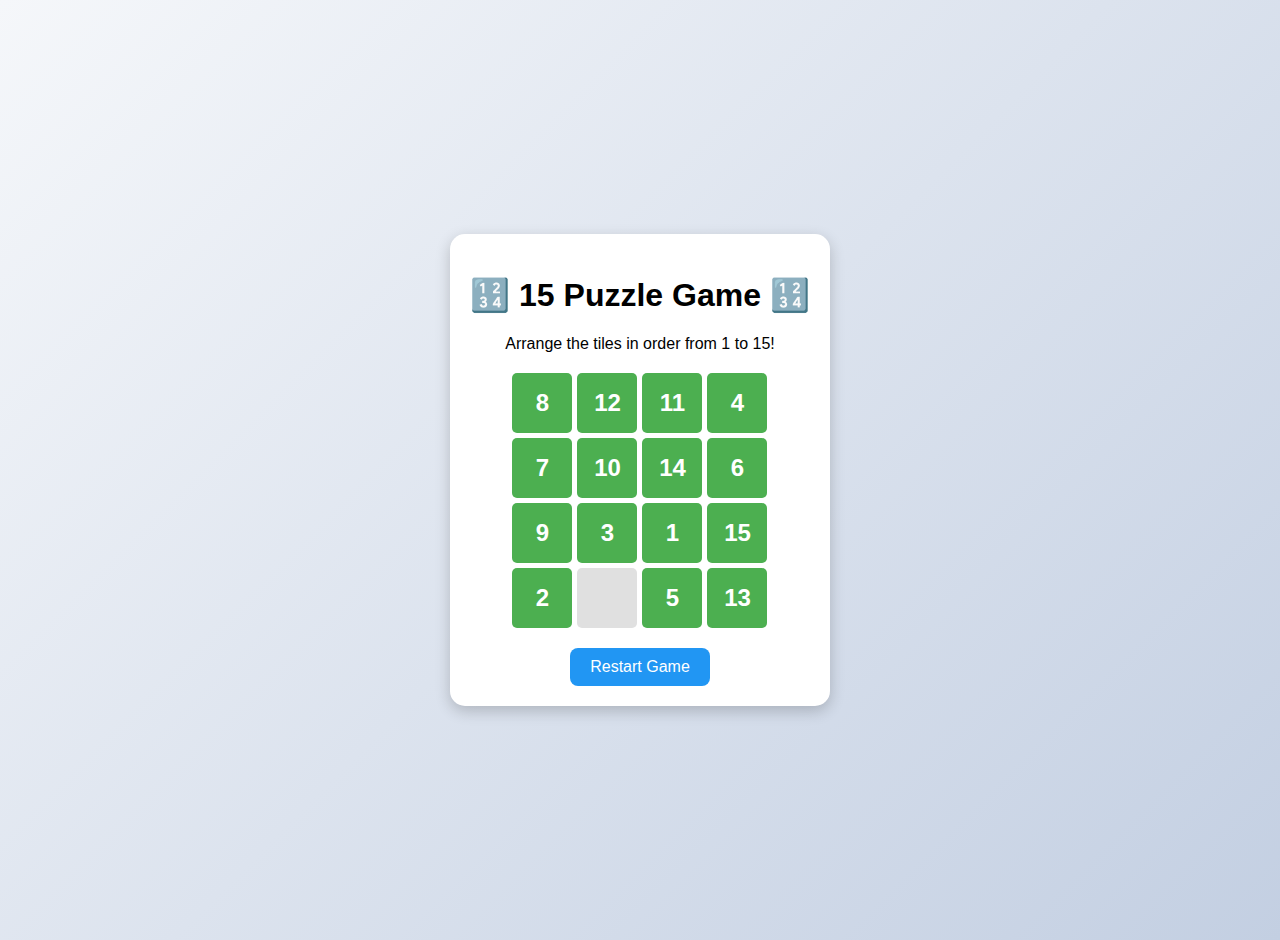
<file: projects/15 Sliding Puzzle/index.html>
<!DOCTYPE html>
<html lang="en">
<head>
  <meta charset="UTF-8">
  <meta name="viewport" content="width=device-width, initial-scale=1.0">
  <title>15 Puzzle Game</title>
  <link rel="stylesheet" href="style.css">
</head>
<body>
  <div class="container">
    <h1>🔢 15 Puzzle Game 🔢</h1>
    <p>Arrange the tiles in order from 1 to 15!</p>
    <div id="puzzle" class="puzzle"></div>
    <h2 id="message"></h2>
    <button id="restart">Restart Game</button>
  </div>

  <script src="script.js"></script>
</body>
</html>
</file>
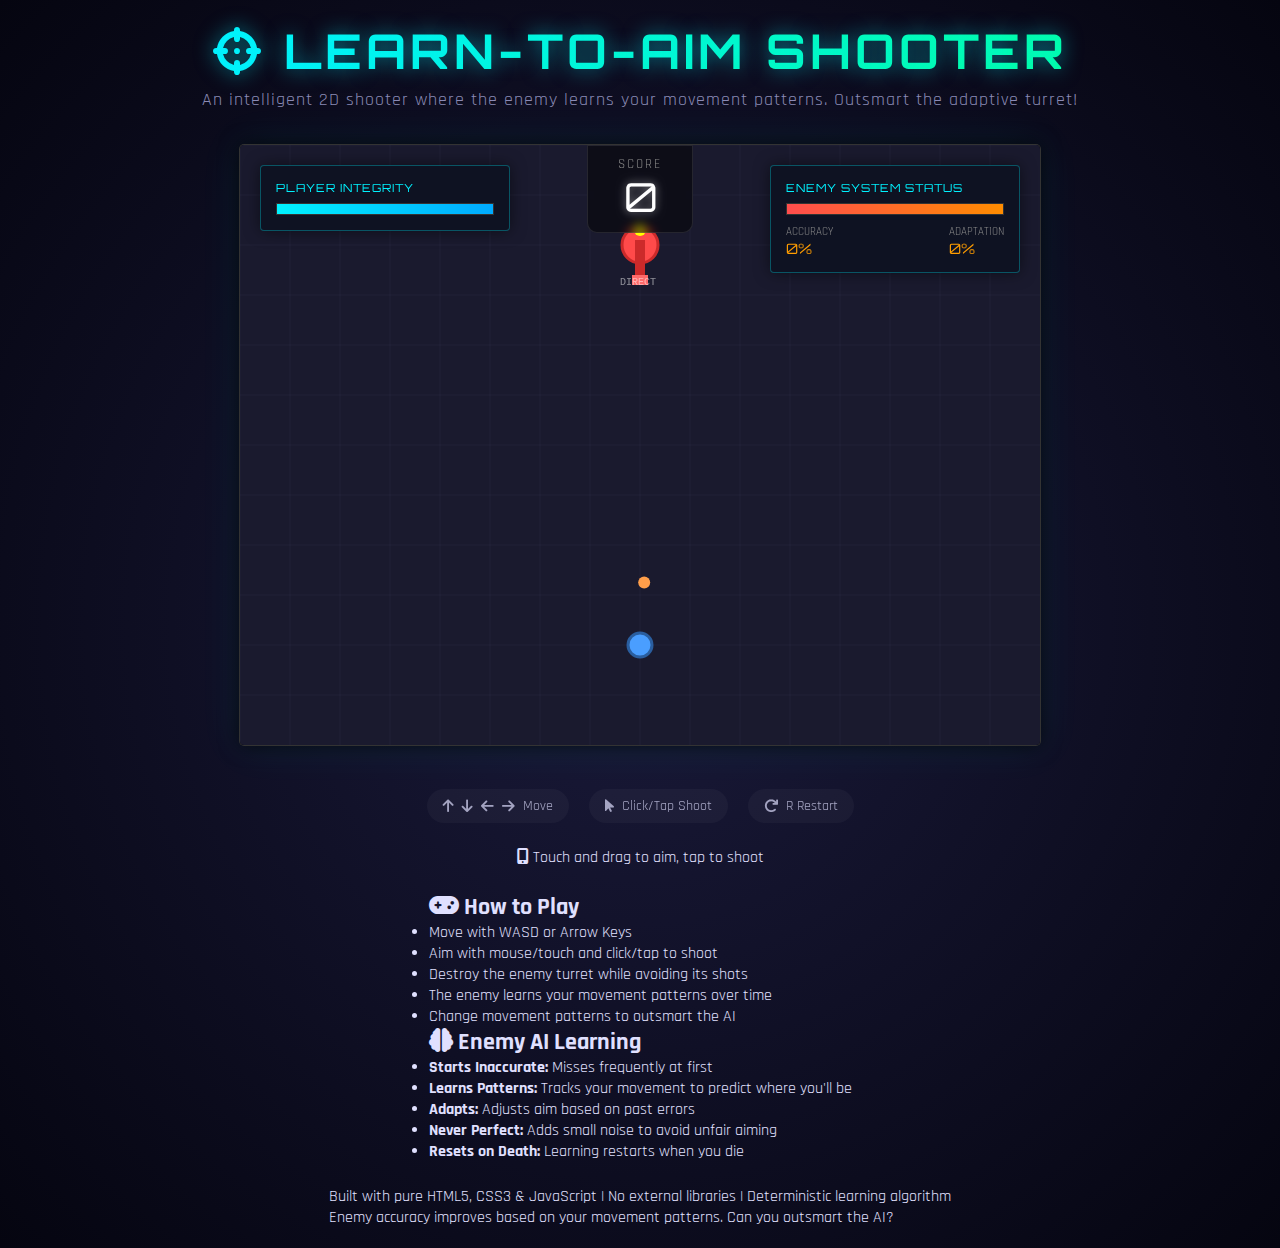
<file: projects/2dshooter/index.html>
<!DOCTYPE html>
<html lang="en">

<head>
    <meta charset="UTF-8">
    <meta name="viewport" content="width=device-width, initial-scale=1.0">
    <title>Learn-to-Aim Shooter | Intelligent 2D Shooter</title>
    <link rel="stylesheet" href="style.css">
    <link rel="stylesheet" href="https://cdnjs.cloudflare.com/ajax/libs/font-awesome/6.4.0/css/all.min.css">
</head>

<body>
    <div class="game-container">
        <header>
            <h1><i class="fas fa-crosshairs"></i> Learn-to-Aim Shooter</h1>
            <p class="subtitle">An intelligent 2D shooter where the enemy learns your movement patterns. Outsmart the
                adaptive turret!</p>
        </header>

        <div class="game-wrapper">
            <canvas id="gameCanvas"></canvas>

            <!-- NEW HUD OVERLAY -->
            <div id="ui-layer">
                <div class="hud-top-bar">
                    <div class="hud-group" id="player-stats">
                        <div class="hud-label">PLAYER INTEGRITY</div>
                        <div class="health-bar-container">
                            <div id="player-health-fill" class="health-fill" style="width: 100%;"></div>
                        </div>
                    </div>

                    <div class="hud-center">
                        <div class="score-display">
                            <span class="score-label">SCORE</span>
                            <span id="score-value">0</span>
                        </div>
                    </div>

                    <div class="hud-group" id="enemy-stats">
                        <div class="hud-label">ENEMY SYSTEM STATUS</div>
                        <div class="health-bar-container enemy-health">
                            <div id="enemy-health-fill" class="health-fill" style="width: 100%;"></div>
                        </div>
                        <div class="enemy-metrics">
                            <div class="metric">
                                <span>ACCURACY</span>
                                <span id="enemy-accuracy" class="metric-val">0%</span>
                            </div>
                            <div class="metric">
                                <span>ADAPTATION</span>
                                <span id="enemy-learning" class="metric-val">0%</span>
                            </div>
                        </div>
                    </div>
                </div>

                <div id="game-over-screen" class="hidden">
                    <h2 class="glitch-text">SYSTEM FAILURE</h2>
                    <div class="final-score">FINAL SCORE: <span id="final-score-val">0</span></div>
                    <button id="restart-btn" class="cyber-btn">REBOOT SYSTEM (R)</button>
                </div>
            </div>
        </div>

        <div class="controls">
            <div class="control-item"><i class="fas fa-arrow-up"></i> <i class="fas fa-arrow-down"></i> <i
                    class="fas fa-arrow-left"></i> <i class="fas fa-arrow-right"></i> Move</div>
            <div class="control-item"><i class="fas fa-mouse-pointer"></i> Click/Tap Shoot</div>
            <div class="control-item"><i class="fas fa-redo"></i> R Restart</div>
        </div>

        <div class="mobile-note">
            <i class="fas fa-mobile-alt"></i> Touch and drag to aim, tap to shoot
        </div>

        <div class="game-info">
            <div class="info-panel how-to-play">
                <h2><i class="fas fa-gamepad"></i> How to Play</h2>
                <ul>
                    <li>Move with WASD or Arrow Keys</li>
                    <li>Aim with mouse/touch and click/tap to shoot</li>
                    <li>Destroy the enemy turret while avoiding its shots</li>
                    <li>The enemy learns your movement patterns over time</li>
                    <li>Change movement patterns to outsmart the AI</li>
                </ul>
            </div>

            <div class="info-panel learning-explanation">
                <h2><i class="fas fa-brain"></i> Enemy AI Learning</h2>
                <ul>
                    <li><strong>Starts Inaccurate:</strong> Misses frequently at first</li>
                    <li><strong>Learns Patterns:</strong> Tracks your movement to predict where you'll be</li>
                    <li><strong>Adapts:</strong> Adjusts aim based on past errors</li>
                    <li><strong>Never Perfect:</strong> Adds small noise to avoid unfair aiming</li>
                    <li><strong>Resets on Death:</strong> Learning restarts when you die</li>
                </ul>
            </div>
        </div>

        <footer>
            <p>Built with pure HTML5, CSS3 & JavaScript | No external libraries | Deterministic learning algorithm</p>
            <p>Enemy accuracy improves based on your movement patterns. Can you outsmart the AI?</p>
        </footer>
    </div>

    <!-- JavaScript Files -->
    <script src="constants.js"></script>
    <script src="utils.js"></script>
    <script src="player.js"></script>
    <script src="enemy.js"></script>
    <script src="game.js"></script>
</body>

</html>
</file>
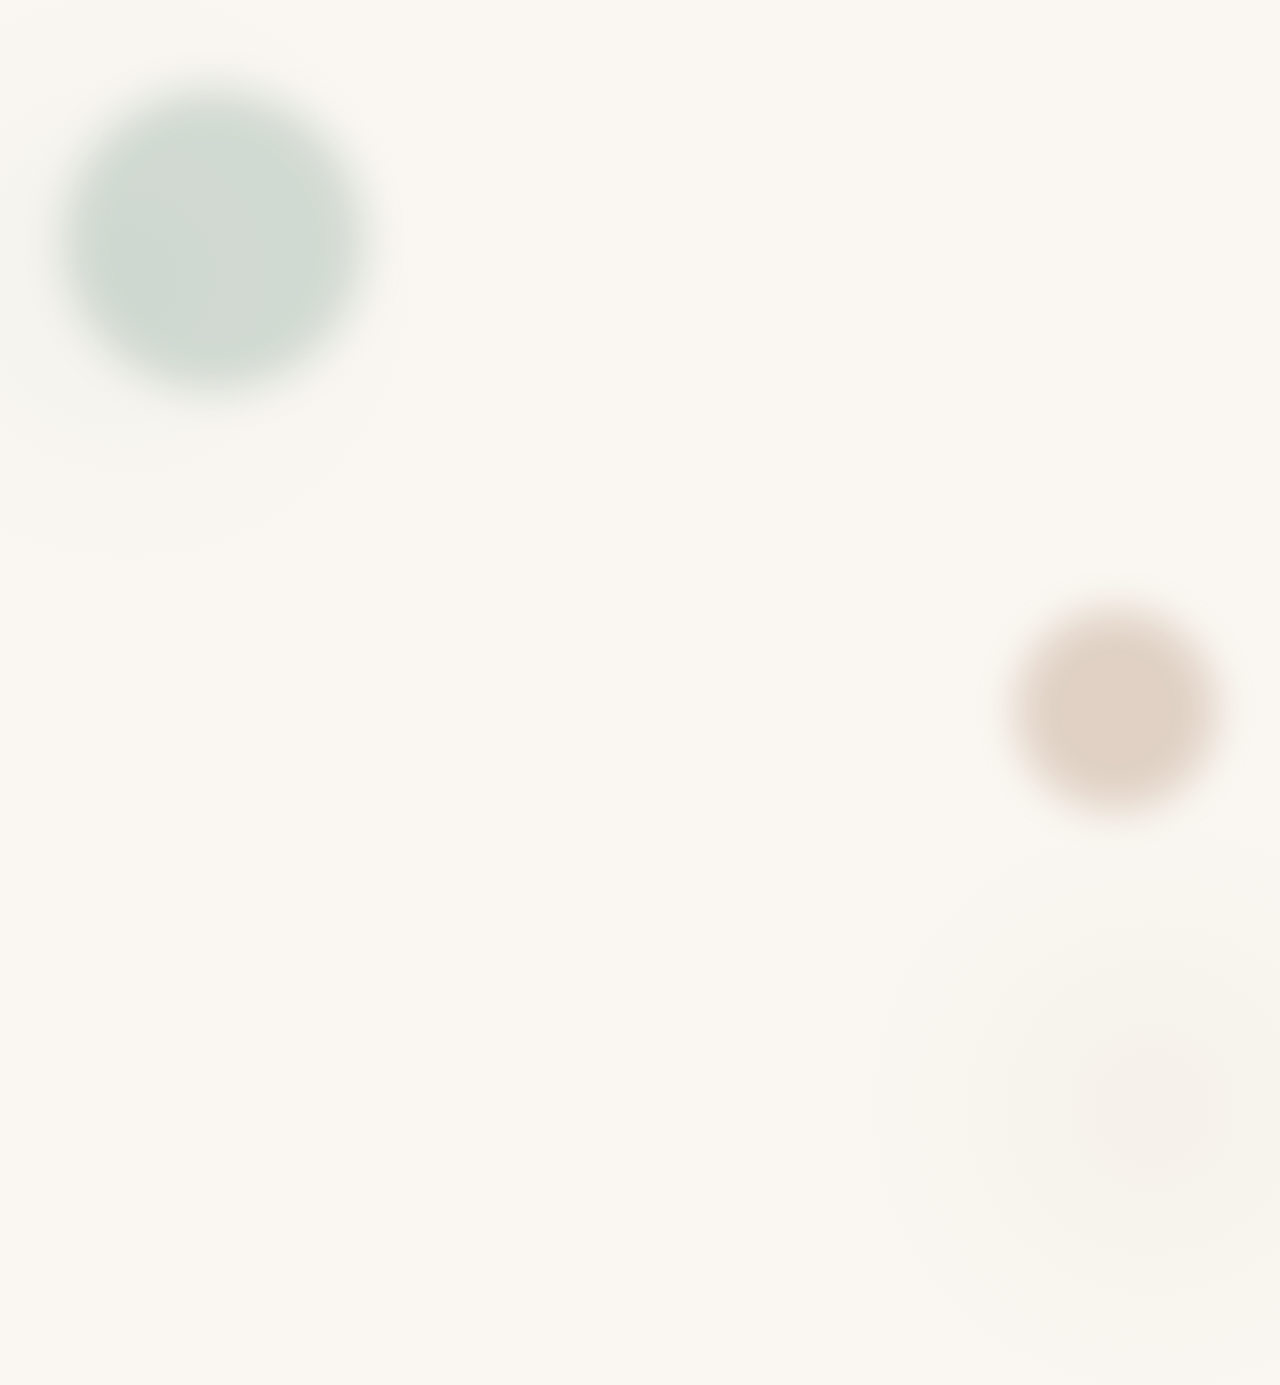
<file: projects/365Days/index.html>
<!DOCTYPE html>
<html lang="en">
<head>
    <meta charset="UTF-8">
    <meta name="viewport" content="width=device-width, initial-scale=1.0">
    <title>365 Days • Progress Tracker</title>
    <link rel="stylesheet" href="https://cdnjs.cloudflare.com/ajax/libs/font-awesome/6.4.0/css/all.min.css">
    <link href="https://fonts.googleapis.com/css2?family=Inter:wght@300;400;500;600&family=Playfair+Display:wght@400;500&display=swap" rel="stylesheet">
    <style>
        :root {
            --color-primary: #7C9D8E;
            --color-secondary: #D4C9B8;
            --color-accent: #A67B5B;
            --color-background: #FAF7F2;
            --color-text: #4A4A4A;
            --color-text-light: #8B8B8B;
            --color-card: rgba(255, 255, 255, 0.85);
            --shadow-subtle: 0 8px 30px rgba(0, 0, 0, 0.04);
            --shadow-elevated: 0 15px 40px rgba(0, 0, 0, 0.08);
            --border-radius: 20px;
            --transition-smooth: all 0.5s cubic-bezier(0.2, 0.8, 0.2, 1);
        }

        * {
            margin: 0;
            padding: 0;
            box-sizing: border-box;
        }

        body {
            font-family: 'Inter', sans-serif;
            background: var(--color-background);
            color: var(--color-text);
            min-height: 100vh;
            padding: 20px;
            display: flex;
            justify-content: center;
            align-items: center;
            background-image: 
                radial-gradient(circle at 10% 20%, rgba(124, 157, 142, 0.05) 0%, transparent 20%),
                radial-gradient(circle at 90% 80%, rgba(166, 123, 91, 0.05) 0%, transparent 20%);
            overflow-x: hidden;
        }

        .container {
            width: 100%;
            max-width: 1200px;
            padding: 30px;
        }

        /* Header Styles */
        .header {
            text-align: center;
            margin-bottom: 50px;
            position: relative;
        }

        .header::after {
            content: '';
            position: absolute;
            bottom: -20px;
            left: 50%;
            transform: translateX(-50%);
            width: 120px;
            height: 2px;
            background: linear-gradient(to right, transparent, var(--color-primary), transparent);
        }

        .main-title {
            font-family: 'Playfair Display', serif;
            font-size: 3.5rem;
            font-weight: 500;
            color: var(--color-primary);
            margin-bottom: 10px;
            letter-spacing: -0.5px;
        }

        .subtitle {
            font-size: 1.2rem;
            color: var(--color-text-light);
            font-weight: 300;
            letter-spacing: 1px;
        }

        .current-date {
            font-size: 1.3rem;
            color: var(--color-primary);
            margin-top: 20px;
            font-weight: 500;
            display: flex;
            align-items: center;
            justify-content: center;
            gap: 10px;
        }

        .current-date i {
            font-size: 1.1rem;
        }

        /* Stats Container */
        .stats-container {
            display: grid;
            grid-template-columns: repeat(auto-fit, minmax(250px, 1fr));
            gap: 25px;
            margin-bottom: 50px;
        }

        .stat-card {
            background: var(--color-card);
            border-radius: var(--border-radius);
            padding: 30px;
            box-shadow: var(--shadow-subtle);
            border: 1px solid rgba(255, 255, 255, 0.8);
            backdrop-filter: blur(10px);
            transition: var(--transition-smooth);
            position: relative;
            overflow: hidden;
        }

        .stat-card:hover {
            transform: translateY(-8px);
            box-shadow: var(--shadow-elevated);
        }

        .stat-card::before {
            content: '';
            position: absolute;
            top: 0;
            left: 0;
            width: 100%;
            height: 4px;
            background: linear-gradient(to right, var(--color-primary), var(--color-accent));
        }

        .stat-icon {
            font-size: 2.2rem;
            color: var(--color-primary);
            margin-bottom: 15px;
            opacity: 0.8;
        }

        .stat-value {
            font-size: 3.5rem;
            font-weight: 300;
            color: var(--color-primary);
            line-height: 1;
            margin-bottom: 5px;
            font-family: 'Playfair Display', serif;
        }

        .stat-label {
            font-size: 1.1rem;
            color: var(--color-text-light);
            font-weight: 400;
            letter-spacing: 0.5px;
        }

        /* Progress Circle */
        .progress-circle-container {
            display: flex;
            justify-content: center;
            margin: 50px 0;
        }

        .progress-circle {
            position: relative;
            width: 220px;
            height: 220px;
        }

        .circle-bg {
            fill: none;
            stroke: rgba(124, 157, 142, 0.1);
            stroke-width: 8;
        }

        .circle-progress {
            fill: none;
            stroke: var(--color-primary);
            stroke-width: 8;
            stroke-linecap: round;
            transform: rotate(-90deg);
            transform-origin: 50% 50%;
            transition: stroke-dashoffset 1.5s ease-in-out;
        }

        .circle-text {
            position: absolute;
            top: 50%;
            left: 50%;
            transform: translate(-50%, -50%);
            text-align: center;
        }

        .circle-percentage {
            font-size: 2.8rem;
            font-weight: 300;
            color: var(--color-primary);
            font-family: 'Playfair Display', serif;
        }

        .circle-label {
            font-size: 1rem;
            color: var(--color-text-light);
            letter-spacing: 1px;
            margin-top: 5px;
        }

        /* Year Dots */
        .year-dots-container {
            background: var(--color-card);
            border-radius: var(--border-radius);
            padding: 40px;
            box-shadow: var(--shadow-subtle);
            backdrop-filter: blur(10px);
            margin-bottom: 40px;
            border: 1px solid rgba(255, 255, 255, 0.8);
        }

        .months-indicator {
            display: flex;
            justify-content: space-between;
            margin-bottom: 25px;
            padding: 0 10px;
        }

        .month-label {
            font-size: 0.85rem;
            color: var(--color-text-light);
            font-weight: 500;
            text-transform: uppercase;
            letter-spacing: 1px;
        }

        .dots-grid {
            display: flex;
            flex-wrap: wrap;
            gap: 8px;
            justify-content: center;
        }

        .dot {
            width: 16px;
            height: 16px;
            border-radius: 50%;
            background-color: rgba(124, 157, 142, 0.1);
            transition: var(--transition-smooth);
            position: relative;
            overflow: hidden;
        }

        .dot::before {
            content: '';
            position: absolute;
            top: 0;
            left: 0;
            width: 100%;
            height: 100%;
            border-radius: 50%;
            background: inherit;
            z-index: 1;
        }

        .dot.filled {
            background-color: var(--color-primary);
            box-shadow: 0 4px 12px rgba(124, 157, 142, 0.3);
        }

        .dot.current {
            background-color: var(--color-accent);
            animation: pulse 2s infinite;
            box-shadow: 0 0 0 4px rgba(166, 123, 91, 0.2);
        }

        .dot.future {
            background-color: rgba(124, 157, 142, 0.05);
        }

        .dot:hover {
            transform: scale(1.3);
        }

        @keyframes pulse {
            0% { box-shadow: 0 0 0 0 rgba(166, 123, 91, 0.4); }
            70% { box-shadow: 0 0 0 10px rgba(166, 123, 91, 0); }
            100% { box-shadow: 0 0 0 0 rgba(166, 123, 91, 0); }
        }

        /* Theme Selector */
        .theme-selector {
            display: flex;
            justify-content: center;
            gap: 15px;
            margin-top: 40px;
        }

        .theme-btn {
            width: 50px;
            height: 50px;
            border-radius: 50%;
            border: 2px solid transparent;
            cursor: pointer;
            transition: var(--transition-smooth);
            position: relative;
            overflow: hidden;
            box-shadow: 0 5px 15px rgba(0, 0, 0, 0.05);
        }

        .theme-btn::after {
            content: '';
            position: absolute;
            top: 0;
            left: 0;
            width: 100%;
            height: 100%;
            border-radius: 50%;
            background: inherit;
        }

        .theme-btn:hover {
            transform: translateY(-5px) scale(1.1);
        }

        .theme-btn.active {
            border-color: var(--color-primary);
            box-shadow: 0 8px 20px rgba(0, 0, 0, 0.1);
        }

        .theme-btn i {
            position: absolute;
            top: 50%;
            left: 50%;
            transform: translate(-50%, -50%);
            color: white;
            font-size: 1.2rem;
            z-index: 2;
            text-shadow: 0 2px 5px rgba(0, 0, 0, 0.2);
        }

        /* Footer */
        .footer {
            text-align: center;
            margin-top: 50px;
            color: var(--color-text-light);
            font-size: 0.95rem;
            letter-spacing: 0.5px;
            padding-top: 30px;
            border-top: 1px solid rgba(124, 157, 142, 0.1);
        }

        .footer p {
            margin-bottom: 10px;
        }

        /* Responsive Design */
        @media (max-width: 992px) {
            .container {
                padding: 20px;
            }
            
            .main-title {
                font-size: 2.8rem;
            }
            
            .stat-value {
                font-size: 2.8rem;
            }
            
            .dot {
                width: 14px;
                height: 14px;
            }
        }

        @media (max-width: 768px) {
            .main-title {
                font-size: 2.2rem;
            }
            
            .stats-container {
                grid-template-columns: 1fr;
                gap: 20px;
            }
            
            .progress-circle {
                width: 180px;
                height: 180px;
            }
            
            .circle-percentage {
                font-size: 2.2rem;
            }
            
            .dot {
                width: 12px;
                height: 12px;
            }
            
            .dots-grid {
                gap: 6px;
            }
            
            .year-dots-container {
                padding: 25px;
            }
            
            .month-label {
                font-size: 0.7rem;
            }
        }

        @media (max-width: 480px) {
            .main-title {
                font-size: 1.9rem;
            }
            
            .subtitle {
                font-size: 1rem;
            }
            
            .stat-card {
                padding: 20px;
            }
            
            .dot {
                width: 10px;
                height: 10px;
            }
            
            .dots-grid {
                gap: 5px;
            }
            
            .theme-btn {
                width: 40px;
                height: 40px;
            }
        }

        /* Floating Background Elements */
        .floating-element {
            position: fixed;
            border-radius: 50%;
            z-index: -1;
            opacity: 0.3;
            filter: blur(20px);
        }

        .floating-1 {
            width: 300px;
            height: 300px;
            background: var(--color-primary);
            top: 10%;
            left: 5%;
            animation: float 20s infinite ease-in-out;
        }

        .floating-2 {
            width: 200px;
            height: 200px;
            background: var(--color-accent);
            bottom: 10%;
            right: 5%;
            animation: float 25s infinite ease-in-out reverse;
        }

        @keyframes float {
            0%, 100% { transform: translateY(0) rotate(0deg); }
            50% { transform: translateY(-30px) rotate(180deg); }
        }

        /* Load-in Animation */
        .animate-in {
            animation: fadeInUp 0.8s ease-out forwards;
            opacity: 0;
        }

        @keyframes fadeInUp {
            from {
                opacity: 0;
                transform: translateY(30px);
            }
            to {
                opacity: 1;
                transform: translateY(0);
            }
        }

        /* Custom Scrollbar */
        ::-webkit-scrollbar {
            width: 8px;
        }

        ::-webkit-scrollbar-track {
            background: rgba(124, 157, 142, 0.05);
            border-radius: 10px;
        }

        ::-webkit-scrollbar-thumb {
            background: var(--color-primary);
            border-radius: 10px;
        }
    </style>
</head>
<body>
    <!-- Floating Background Elements -->
    <div class="floating-element floating-1"></div>
    <div class="floating-element floating-2"></div>

    <div class="container">
        <!-- Header -->
        <header class="header animate-in" style="animation-delay: 0.1s">
            <h1 class="main-title">365 Days</h1>
            <p class="subtitle">Year Progress Tracker</p>
            <div class="current-date">
                <i class="fas fa-calendar-day"></i>
                <span id="currentDate">Loading...</span>
            </div>
        </header>

        <!-- Stats Cards -->
        <div class="stats-container">
            <div class="stat-card animate-in" style="animation-delay: 0.2s">
                <div class="stat-icon">
                    <i class="fas fa-check-circle"></i>
                </div>
                <div class="stat-value" id="daysCompleted">0</div>
                <div class="stat-label">Days Completed</div>
            </div>
            
            <div class="stat-card animate-in" style="animation-delay: 0.3s">
                <div class="stat-icon">
                    <i class="fas fa-hourglass-half"></i>
                </div>
                <div class="stat-value" id="daysLeft">365</div>
                <div class="stat-label">Days Remaining</div>
            </div>
            
            <div class="stat-card animate-in" style="animation-delay: 0.4s">
                <div class="stat-icon">
                    <i class="fas fa-chart-line"></i>
                </div>
                <div class="stat-value" id="percentage">0%</div>
                <div class="stat-label">Year Progress</div>
            </div>
        </div>

        <!-- Progress Circle -->
        <div class="progress-circle-container animate-in" style="animation-delay: 0.5s">
            <div class="progress-circle">
                <svg viewBox="0 0 100 100">
                    <circle class="circle-bg" cx="50" cy="50" r="45"></circle>
                    <circle class="circle-progress" cx="50" cy="50" r="45" stroke-dasharray="283" stroke-dashoffset="283"></circle>
                </svg>
                <div class="circle-text">
                    <div class="circle-percentage" id="circlePercentage">0%</div>
                    <div class="circle-label">Year Complete</div>
                </div>
            </div>
        </div>

        <!-- Year Dots -->
        <div class="year-dots-container animate-in" style="animation-delay: 0.6s">
            <div class="months-indicator">
                <span class="month-label">Jan</span>
                <span class="month-label">Mar</span>
                <span class="month-label">May</span>
                <span class="month-label">Jul</span>
                <span class="month-label">Sep</span>
                <span class="month-label">Nov</span>
                <span class="month-label">Dec</span>
            </div>
            
            <div class="dots-grid" id="yearDots">
                <!-- Dots will be generated by JavaScript -->
            </div>
        </div>

        <!-- Theme Selector -->
        <div class="theme-selector animate-in" style="animation-delay: 0.7s">
            <div class="theme-btn active" data-theme="sage" style="background: linear-gradient(135deg, #7C9D8E, #A6C1B6)">
                <i class="fas fa-leaf"></i>
            </div>
            <div class="theme-btn" data-theme="sand" style="background: linear-gradient(135deg, #D4C9B8, #EFE6D5)">
                <i class="fas fa-sun"></i>
            </div>
            <div class="theme-btn" data-theme="ocean" style="background: linear-gradient(135deg, #6A9FB5, #9BC1D9)">
                <i class="fas fa-water"></i>
            </div>
            <div class="theme-btn" data-theme="forest" style="background: linear-gradient(135deg, #5A8C7A, #89B89E)">
                <i class="fas fa-tree"></i>
            </div>
            <div class="theme-btn" data-theme="berry" style="background: linear-gradient(135deg, #B87C8C, #D9A6B3)">
                <i class="fas fa-heart"></i>
            </div>
        </div>

        <!-- Footer -->
        <footer class="footer animate-in" style="animation-delay: 0.8s">
            <p>Each dot represents a day in the year. Track your progress as time flows.</p>
            <p>Updates automatically • Hover over dots for details</p>
        </footer>
    </div>

    <script>
        document.addEventListener('DOMContentLoaded', function() {
            // DOM Elements
            const yearDotsContainer = document.getElementById('yearDots');
            const daysCompletedElement = document.getElementById('daysCompleted');
            const daysLeftElement = document.getElementById('daysLeft');
            const percentageElement = document.getElementById('percentage');
            const circlePercentageElement = document.getElementById('circlePercentage');
            const circleProgressElement = document.querySelector('.circle-progress');
            const currentDateElement = document.getElementById('currentDate');
            const themeButtons = document.querySelectorAll('.theme-btn');
            
            // Themes configuration
            const themes = {
                sage: {
                    primary: '#7C9D8E',
                    secondary: '#D4C9B8',
                    accent: '#A67B5B',
                    background: '#FAF7F2',
                    text: '#4A4A4A',
                    textLight: '#8B8B8B'
                },
                sand: {
                    primary: '#D4C9B8',
                    secondary: '#A67B5B',
                    accent: '#7C9D8E',
                    background: '#FBF9F5',
                    text: '#5A5A5A',
                    textLight: '#9B8B7A'
                },
                ocean: {
                    primary: '#6A9FB5',
                    secondary: '#A6C1D9',
                    accent: '#5A8C7A',
                    background: '#F5FAFC',
                    text: '#4A6A7A',
                    textLight: '#7A9FB5'
                },
                forest: {
                    primary: '#5A8C7A',
                    secondary: '#A6C1B6',
                    accent: '#7C9D8E',
                    background: '#F5F9F7',
                    text: '#3A5A4A',
                    textLight: '#7A9B8A'
                },
                berry: {
                    primary: '#B87C8C',
                    secondary: '#D9A6B3',
                    accent: '#8C6A9F',
                    background: '#FBF5F7',
                    text: '#5A4A5A',
                    textLight: '#9B7A8A'
                }
            };
            
            // Current theme
            let currentTheme = 'sage';
            
            // Initialize the dots for the year
            function initializeYearDots() {
                yearDotsContainer.innerHTML = '';
                
                // Check if current year is a leap year
                const now = new Date();
                const year = now.getFullYear();
                const isLeapYear = (year % 4 === 0 && year % 100 !== 0) || (year % 400 === 0);
                
                // Days in each month
                const daysInMonth = [31, isLeapYear ? 29 : 28, 31, 30, 31, 30, 31, 31, 30, 31, 30, 31];
                
                // Create dots for each day of the year
                for (let month = 0; month < 12; month++) {
                    for (let day = 1; day <= daysInMonth[month]; day++) {
                        const dot = document.createElement('div');
                        dot.className = 'dot';
                        dot.dataset.month = month;
                        dot.dataset.day = day;
                        yearDotsContainer.appendChild(dot);
                    }
                    
                    // Add a small spacer after each month
                    if (month < 11) {
                        const spacer = document.createElement('div');
                        spacer.style.width = '15px';
                        spacer.style.height = '16px';
                        spacer.style.flexShrink = '0';
                        if (window.innerWidth <= 768) spacer.style.width = '10px';
                        if (window.innerWidth <= 480) spacer.style.width = '5px';
                        yearDotsContainer.appendChild(spacer);
                    }
                }
                
                updateProgress();
            }
            
            // Update progress based on current date
            function updateProgress() {
                const now = new Date();
                const startOfYear = new Date(now.getFullYear(), 0, 1);
                const endOfYear = new Date(now.getFullYear(), 11, 31);
                
                // Calculate days completed and left
                const timeDiff = now - startOfYear;
                const daysCompleted = Math.floor(timeDiff / (1000 * 60 * 60 * 24)) + 1; // +1 to include today
                
                const totalDays = Math.floor((endOfYear - startOfYear) / (1000 * 60 * 60 * 24)) + 1;
                const daysLeft = totalDays - daysCompleted;
                const percentage = ((daysCompleted / totalDays) * 100).toFixed(1);
                
                // Update statistics
                daysCompletedElement.textContent = daysCompleted;
                daysLeftElement.textContent = daysLeft;
                percentageElement.textContent = `${percentage}%`;
                circlePercentageElement.textContent = `${percentage}%`;
                
                // Update progress circle
                const circleCircumference = 2 * Math.PI * 45; // r=45
                const offset = circleCircumference - (daysCompleted / totalDays) * circleCircumference;
                circleProgressElement.style.strokeDashoffset = offset;
                
                // Update current date display
                const monthName = now.toLocaleDateString('en-US', { month: 'long' });
                const day = now.getDate();
                const year = now.getFullYear();
                const daySuffix = getDaySuffix(day);
                const weekday = now.toLocaleDateString('en-US', { weekday: 'long' });
                
                currentDateElement.textContent = `${weekday}, ${monthName} ${day}${daySuffix}, ${year}`;
                
                // Update dots
                const dots = document.querySelectorAll('.dot');
                let dotIndex = 0;
                
                // Days in each month (considering leap year)
                const isLeapYear = (year % 4 === 0 && year % 100 !== 0) || (year % 400 === 0);
                const daysInMonth = [31, isLeapYear ? 29 : 28, 31, 30, 31, 30, 31, 31, 30, 31, 30, 31];
                
                dots.forEach(dot => {
                    const month = parseInt(dot.dataset.month);
                    const day = parseInt(dot.dataset.day);
                    
                    // Calculate day of year
                    let dayOfYear = day;
                    for (let i = 0; i < month; i++) {
                        dayOfYear += daysInMonth[i];
                    }
                    
                    // Update dot appearance based on progress
                    if (dayOfYear < daysCompleted) {
                        dot.className = 'dot filled';
                        dot.title = `${getMonthName(month)} ${day} - Completed`;
                    } else if (dayOfYear === daysCompleted) {
                        dot.className = 'dot filled current';
                        dot.title = `${getMonthName(month)} ${day} - Today`;
                    } else {
                        dot.className = 'dot future';
                        dot.title = `${getMonthName(month)} ${day} - Future`;
                    }
                    
                    dotIndex++;
                });
            }
            
            // Helper function to get day suffix
            function getDaySuffix(day) {
                if (day >= 11 && day <= 13) return 'th';
                switch (day % 10) {
                    case 1: return 'st';
                    case 2: return 'nd';
                    case 3: return 'rd';
                    default: return 'th';
                }
            }
            
            // Helper function to get month name
            function getMonthName(monthIndex) {
                const months = [
                    'January', 'February', 'March', 'April', 'May', 'June',
                    'July', 'August', 'September', 'October', 'November', 'December'
                ];
                return months[monthIndex];
            }
            
            // Theme switching functionality
            function setTheme(themeName) {
                currentTheme = themeName;
                const theme = themes[themeName];
                
                // Update CSS variables
                document.documentElement.style.setProperty('--color-primary', theme.primary);
                document.documentElement.style.setProperty('--color-secondary', theme.secondary);
                document.documentElement.style.setProperty('--color-accent', theme.accent);
                document.documentElement.style.setProperty('--color-background', theme.background);
                document.documentElement.style.setProperty('--color-text', theme.text);
                document.documentElement.style.setProperty('--color-text-light', theme.textLight);
                
                // Update floating elements
                document.querySelector('.floating-1').style.background = theme.primary;
                document.querySelector('.floating-2').style.background = theme.accent;
                
                // Update active theme button
                themeButtons.forEach(btn => {
                    if (btn.dataset.theme === themeName) {
                        btn.classList.add('active');
                    } else {
                        btn.classList.remove('active');
                    }
                });
            }
            
            // Event listeners for theme buttons
            themeButtons.forEach(btn => {
                btn.addEventListener('click', function() {
                    const themeName = this.dataset.theme;
                    setTheme(themeName);
                    
                    // Add click animation
                    this.style.transform = 'scale(0.9)';
                    setTimeout(() => {
                        this.style.transform = '';
                    }, 200);
                });
            });
            
            // Auto-update at midnight
            function scheduleMidnightUpdate() {
                const now = new Date();
                const midnight = new Date();
                midnight.setHours(24, 0, 0, 0);
                
                const timeUntilMidnight = midnight - now;
                
                setTimeout(() => {
                    updateProgress();
                    scheduleMidnightUpdate();
                    
                    // Add a subtle animation to indicate update
                    document.querySelector('.progress-circle').style.transform = 'scale(1.05)';
                    setTimeout(() => {
                        document.querySelector('.progress-circle').style.transform = 'scale(1)';
                    }, 300);
                }, timeUntilMidnight);
            }
            
            // Initialize the page
            initializeYearDots();
            updateProgress();
            scheduleMidnightUpdate();
            
            // Update every minute for edge cases
            setInterval(updateProgress, 60000);
            
            // Handle window resize
            window.addEventListener('resize', initializeYearDots);
            
            // Trigger entrance animations
            setTimeout(() => {
                document.querySelectorAll('.animate-in').forEach(el => {
                    el.style.animationPlayState = 'running';
                });
            }, 100);
            
            // Add a subtle parallax effect on mouse move
            document.addEventListener('mousemove', (e) => {
                const xAxis = (window.innerWidth / 2 - e.pageX) / 50;
                const yAxis = (window.innerHeight / 2 - e.pageY) / 50;
                
                document.querySelector('.floating-1').style.transform = `translate(${xAxis}px, ${yAxis}px)`;
                document.querySelector('.floating-2').style.transform = `translate(${-xAxis}px, ${-yAxis}px)`;
            });
        });
    </script>
</body>
</html>
</file>
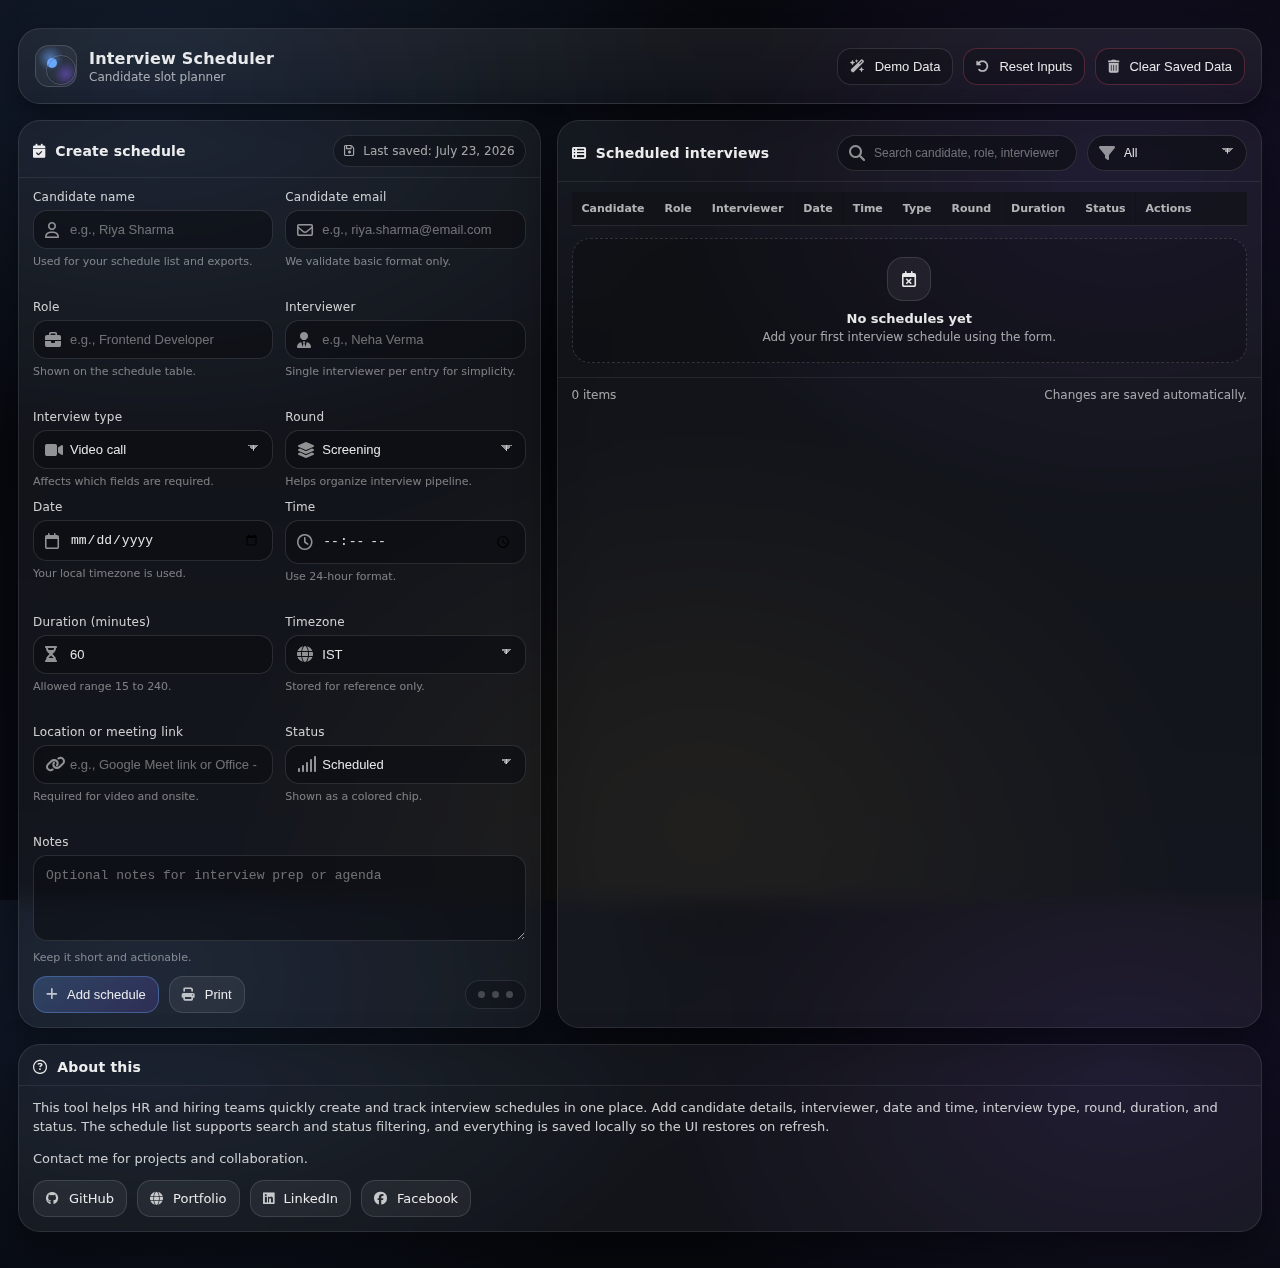
<file: projects/Add Interview-Scheduler-project/index.html>
<!DOCTYPE html>
<html lang="en">
<head>
    <meta charset="UTF-8">
    <meta name="viewport" content="width=device-width, initial-scale=1.0">
    <title>Document</title>
    <link
      rel="stylesheet"
      href="https://cdnjs.cloudflare.com/ajax/libs/font-awesome/5.15.4/css/all.min.css"
      integrity="sha512-1ycn6IcaQQ40/MKBW2W4Rhis/DbILU74C1vSrLJxCq57o941Ym01SwNsOMqvEBFlcgUa6xLiPY/NS5R+E6ztJQ=="
      crossorigin="anonymous"
      referrerpolicy="no-referrer"
    />
    <link rel="stylesheet" href="style.css">
</head>
<body>
<link rel="stylesheet" href="https://cdnjs.cloudflare.com/ajax/libs/font-awesome/6.5.0/css/all.min.css"/>

<div class="app">
  <div class="container">
    <header class="topbar" aria-label="Header">
      <div class="brand">
        <div class="brandMark" aria-hidden="true">
          <span class="dot"></span>
          <span class="ring"></span>
        </div>
        <div class="brandText">
          <div class="title">Interview Scheduler</div>
          <div class="subtitle">Candidate slot planner</div>
        </div>
      </div>

      <div class="topActions" aria-label="Actions">
        <button class="btn ghost" id="btnDemo" type="button" title="Fill sample values">
          <i class="fa-solid fa-wand-magic-sparkles" aria-hidden="true"></i>
          Demo Data
        </button>

        <button class="btn ghost danger" id="btnResetInputs" type="button" title="Reset current inputs">
          <i class="fa-solid fa-rotate-left" aria-hidden="true"></i>
          Reset Inputs
        </button>

        <button class="btn ghost danger" id="btnClearSaved" type="button" title="Clear saved data">
          <i class="fa-solid fa-trash-can" aria-hidden="true"></i>
          Clear Saved Data
        </button>
      </div>
    </header>

    <main class="grid" aria-label="Main content">
      <section class="card formCard" aria-label="Schedule form">
        <div class="cardHead">
          <div class="cardTitle">
            <i class="fa-solid fa-calendar-check" aria-hidden="true"></i>
            Create schedule
          </div>

          <div class="saveMeta" aria-live="polite">
            <span class="pill" id="pillSaved">
              <i class="fa-regular fa-floppy-disk" aria-hidden="true"></i>
              <span id="lastSavedText">Last saved: -</span>
            </span>
          </div>
        </div>

        <form id="scheduleForm" novalidate>
          <div class="formGrid">
            <div class="field">
              <label for="candidateName">Candidate name</label>
              <div class="control hasIcon">
                <i class="fa-regular fa-user" aria-hidden="true"></i>
                <input id="candidateName" name="candidateName" type="text" placeholder="e.g., Riya Sharma" autocomplete="off" />
              </div>
              <div class="hint">Used for your schedule list and exports.</div>
              <div class="error" id="errCandidateName" role="status" aria-live="polite"></div>
            </div>

            <div class="field">
              <label for="candidateEmail">Candidate email</label>
              <div class="control hasIcon">
                <i class="fa-regular fa-envelope" aria-hidden="true"></i>
                <input id="candidateEmail" name="candidateEmail" type="email" placeholder="e.g., riya.sharma@email.com" autocomplete="off" />
              </div>
              <div class="hint">We validate basic format only.</div>
              <div class="error" id="errCandidateEmail" role="status" aria-live="polite"></div>
            </div>

            <div class="field">
              <label for="roleTitle">Role</label>
              <div class="control hasIcon">
                <i class="fa-solid fa-briefcase" aria-hidden="true"></i>
                <input id="roleTitle" name="roleTitle" type="text" placeholder="e.g., Frontend Developer" autocomplete="off" />
              </div>
              <div class="hint">Shown on the schedule table.</div>
              <div class="error" id="errRoleTitle" role="status" aria-live="polite"></div>
            </div>

            <div class="field">
              <label for="interviewer">Interviewer</label>
              <div class="control hasIcon">
                <i class="fa-solid fa-user-tie" aria-hidden="true"></i>
                <input id="interviewer" name="interviewer" type="text" placeholder="e.g., Neha Verma" autocomplete="off" />
              </div>
              <div class="hint">Single interviewer per entry for simplicity.</div>
              <div class="error" id="errInterviewer" role="status" aria-live="polite"></div>
            </div>

            <div class="field">
              <label for="mode">Interview type</label>
              <div class="control hasIcon">
                <i class="fa-solid fa-video" aria-hidden="true"></i>
                <select id="mode" name="mode" aria-label="Interview type">
                  <option value="video">Video call</option>
                  <option value="onsite">Onsite</option>
                  <option value="phone">Phone screen</option>
                </select>
              </div>
              <div class="hint">Affects which fields are required.</div>
            </div>

            <div class="field">
              <label for="round">Round</label>
              <div class="control hasIcon">
                <i class="fa-solid fa-layer-group" aria-hidden="true"></i>
                <select id="round" name="round" aria-label="Round">
                  <option value="screening">Screening</option>
                  <option value="technical">Technical</option>
                  <option value="systemDesign">System design</option>
                  <option value="managerial">Managerial</option>
                  <option value="hr">HR</option>
                </select>
              </div>
              <div class="hint">Helps organize interview pipeline.</div>
            </div>

            <div class="field">
              <label for="date">Date</label>
              <div class="control hasIcon">
                <i class="fa-regular fa-calendar" aria-hidden="true"></i>
                <input id="date" name="date" type="date" />
              </div>
              <div class="hint">Your local timezone is used.</div>
              <div class="error" id="errDate" role="status" aria-live="polite"></div>
            </div>

            <div class="field">
              <label for="time">Time</label>
              <div class="control hasIcon">
                <i class="fa-regular fa-clock" aria-hidden="true"></i>
                <input id="time" name="time" type="time" />
              </div>
              <div class="hint">Use 24-hour format.</div>
              <div class="error" id="errTime" role="status" aria-live="polite"></div>
            </div>

            <div class="field">
              <label for="duration">Duration (minutes)</label>
              <div class="control hasIcon">
                <i class="fa-solid fa-hourglass-half" aria-hidden="true"></i>
                <input id="duration" name="duration" type="number" inputmode="numeric" min="15" max="240" step="5" placeholder="e.g., 60" />
              </div>
              <div class="hint">Allowed range 15 to 240.</div>
              <div class="error" id="errDuration" role="status" aria-live="polite"></div>
            </div>

            <div class="field">
              <label for="timezone">Timezone</label>
              <div class="control hasIcon">
                <i class="fa-solid fa-globe" aria-hidden="true"></i>
                <select id="timezone" name="timezone" aria-label="Timezone">
                  <option value="IST">IST</option>
                  <option value="UTC">UTC</option>
                  <option value="PST">PST</option>
                  <option value="EST">EST</option>
                  <option value="CET">CET</option>
                </select>
              </div>
              <div class="hint">Stored for reference only.</div>
            </div>

            <div class="field" id="fieldLocation">
              <label for="location">Location or meeting link</label>
              <div class="control hasIcon">
                <i class="fa-solid fa-link" aria-hidden="true"></i>
                <input id="location" name="location" type="text" placeholder="e.g., Google Meet link or Office - 2nd floor" autocomplete="off" />
              </div>
              <div class="hint" id="locationHint">Required for video and onsite.</div>
              <div class="error" id="errLocation" role="status" aria-live="polite"></div>
            </div>

            <div class="field">
              <label for="status">Status</label>
              <div class="control hasIcon">
                <i class="fa-solid fa-signal" aria-hidden="true"></i>
                <select id="status" name="status" aria-label="Status">
                  <option value="scheduled">Scheduled</option>
                  <option value="confirmed">Confirmed</option>
                  <option value="reschedule">Reschedule</option>
                  <option value="completed">Completed</option>
                  <option value="cancelled">Cancelled</option>
                </select>
              </div>
              <div class="hint">Shown as a colored chip.</div>
            </div>

            <div class="field span2">
              <label for="notes">Notes</label>
              <div class="control">
                <textarea id="notes" name="notes" rows="3" placeholder="Optional notes for interview prep or agenda"></textarea>
              </div>
              <div class="hint">Keep it short and actionable.</div>
            </div>
          </div>

          <div class="formActions">
            <button class="btn primary" id="btnAdd" type="submit">
              <i class="fa-solid fa-plus" aria-hidden="true"></i>
              Add schedule
            </button>

            <button class="btn" id="btnPrint" type="button" title="Print schedules">
              <i class="fa-solid fa-print" aria-hidden="true"></i>
              Print
            </button>

            <div class="sig" aria-hidden="true" title="Signal rail">
              <span class="sigDot"></span>
              <span class="sigDot"></span>
              <span class="sigDot"></span>
            </div>
          </div>
        </form>
      </section>

      <section class="card tableCard" aria-label="Schedules table">
        <div class="cardHead">
          <div class="cardTitle">
            <i class="fa-solid fa-table-list" aria-hidden="true"></i>
            Scheduled interviews
          </div>

          <div class="tableTools" aria-label="Table tools">
            <div class="miniField">
              <i class="fa-solid fa-magnifying-glass" aria-hidden="true"></i>
              <input id="search" type="text" placeholder="Search candidate, role, interviewer" autocomplete="off" />
            </div>

            <div class="miniSelect">
              <i class="fa-solid fa-filter" aria-hidden="true"></i>
              <select id="filterStatus" aria-label="Filter by status">
                <option value="all">All</option>
                <option value="scheduled">Scheduled</option>
                <option value="confirmed">Confirmed</option>
                <option value="reschedule">Reschedule</option>
                <option value="completed">Completed</option>
                <option value="cancelled">Cancelled</option>
              </select>
            </div>
          </div>
        </div>

        <div class="tableWrap" id="printArea">
          <table class="table" aria-label="Schedules list">
            <thead>
              <tr>
                <th>Candidate</th>
                <th>Role</th>
                <th>Interviewer</th>
                <th>Date</th>
                <th>Time</th>
                <th>Type</th>
                <th>Round</th>
                <th>Duration</th>
                <th>Status</th>
                <th class="colActions">Actions</th>
              </tr>
            </thead>
            <tbody id="rows"></tbody>
          </table>

          <div class="empty" id="emptyState" hidden>
            <div class="emptyIcon" aria-hidden="true">
              <i class="fa-regular fa-calendar-xmark"></i>
            </div>
            <div class="emptyTitle">No schedules yet</div>
            <div class="emptyDesc">Add your first interview schedule using the form.</div>
          </div>
        </div>

        <div class="tableFoot">
          <div class="muted" id="countText">0 items</div>
          <div class="muted" id="autosaveHint">Changes are saved automatically.</div>
        </div>
      </section>
    </main>

    <section class="card about" aria-label="About this">
      <div class="cardHead">
        <div class="cardTitle">
          <i class="fa-regular fa-circle-question" aria-hidden="true"></i>
          About this
        </div>
      </div>

      <div class="aboutText">
        This tool helps HR and hiring teams quickly create and track interview schedules in one place. Add candidate details, interviewer, date and time, interview type, round, duration, and status. The schedule list supports search and status filtering, and everything is saved locally so the UI restores on refresh.
      </div>

      <div class="aboutText">
        Contact me for projects and collaboration.
      </div>

      <div class="social" aria-label="Social links">
        <a class="socialBtn" href="https://github.com/a2rp" target="_blank" rel="noreferrer">
          <i class="fa-brands fa-github" aria-hidden="true"></i>
          GitHub
        </a>
        <a class="socialBtn" href="https://www.ashishranjan.net" target="_blank" rel="noreferrer">
          <i class="fa-solid fa-globe" aria-hidden="true"></i>
          Portfolio
        </a>
        <a class="socialBtn" href="https://www.linkedin.com/in/aashishranjan" target="_blank" rel="noreferrer">
          <i class="fa-brands fa-linkedin" aria-hidden="true"></i>
          LinkedIn
        </a>
        <a class="socialBtn" href="https://www.facebook.com/theash.ashish/" target="_blank" rel="noreferrer">
          <i class="fa-brands fa-facebook" aria-hidden="true"></i>
          Facebook
        </a>
      </div>
    </section>
  </div>
</div>

<!-- Confirm Modal (hidden by default) -->
<div class="modal" id="confirmModal" aria-hidden="true">
  <div class="backdrop" data-close="1"></div>

  <div class="dialog" role="dialog" aria-modal="true" aria-labelledby="confirmTitle" aria-describedby="confirmDesc">
    <div class="dialogHead">
      <div class="dialogTitle" id="confirmTitle">
        <i class="fa-solid fa-triangle-exclamation" aria-hidden="true"></i>
        Confirm action
      </div>
      <button class="iconBtn" type="button" id="confirmClose" aria-label="Close dialog">
        <i class="fa-solid fa-xmark" aria-hidden="true"></i>
      </button>
    </div>

    <div class="dialogBody">
      <div class="dialogDesc" id="confirmDesc">Are you sure?</div>
      <div class="dialogMeta muted" id="confirmMeta">This cannot be undone.</div>
    </div>

    <div class="dialogActions">
      <button class="btn" type="button" id="confirmCancel">
        Cancel
      </button>
      <button class="btn danger" type="button" id="confirmOk">
        Yes, continue
      </button>
    </div>
  </div>
</div>

</head>
<script src="app.js"></script>
</body>
</html>
</file>
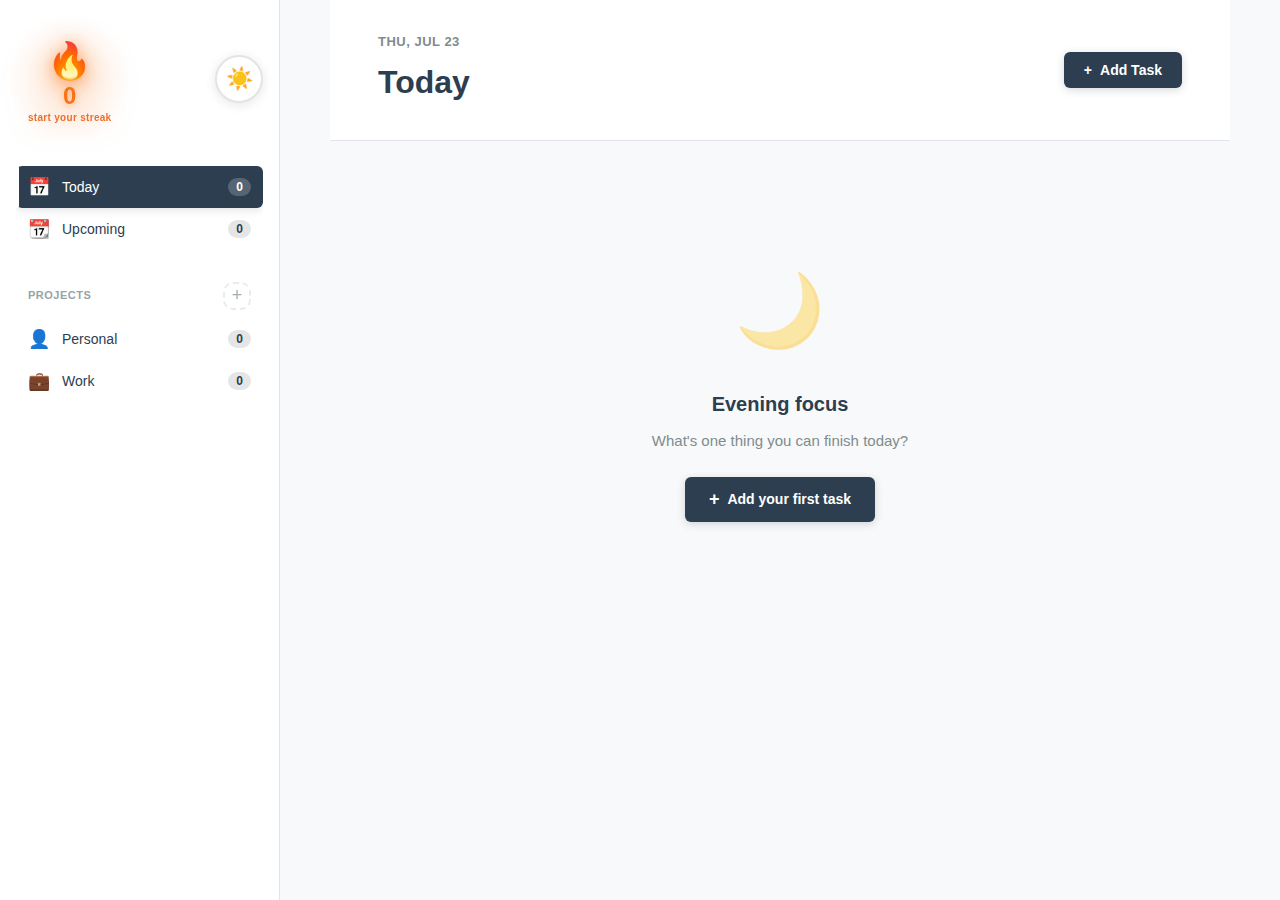
<file: projects/Advanced To-Do App/index.html>
<!DOCTYPE html>
<html lang="en">
  <head>
    <meta charset="UTF-8" />
    <meta name="viewport" content="width=device-width, initial-scale=1.0" />
    <title>Advanced To-Do App</title>
    <link rel="stylesheet" href="style.css" />
    <link rel="stylesheet" href="components.css" />
  </head>
  <body>
    <div class="app-container">
      <!-- Sidebar -->
      <aside class="sidebar">
        <div class="sidebar-header">
          <div class="streak-indicator" id="streakIndicator">
            <div class="streak-flame">🔥</div>
            <div class="streak-number" id="streakCount">0</div>
            <div class="streak-label">day streak!</div>
          </div>
          <!-- Theme Toggle -->
          <button
            class="theme-toggle"
            id="themeToggle"
            aria-label="Toggle theme"
          >
            <span class="theme-icon-light">☀️</span>
            <span class="theme-icon-dark">🌙</span>
          </button>
        </div>

        <nav class="sidebar-nav">
          <div class="nav-section">
            <button class="nav-item active" data-filter="today">
              <span class="nav-icon">📅</span>
              <span class="nav-label">Today</span>
              <span class="nav-count" id="todayCount">0</span>
            </button>
            <button class="nav-item" data-filter="upcoming">
              <span class="nav-icon">📆</span>
              <span class="nav-label">Upcoming</span>
              <span class="nav-count" id="upcomingCount">0</span>
            </button>
          </div>

          <div class="nav-section">
            <div class="section-header">
              <span>Projects</span>
              <button
                class="add-project-btn"
                id="addProjectBtn"
                aria-label="Add new project"
              >
                +
              </button>
            </div>
            <div id="projectsList"></div>
          </div>
        </nav>
      </aside>

      <!-- Main Content -->
      <main class="main-content">
        <header class="content-header">
          <div class="header-content">
            <div class="header-date" id="headerDate">Mon, 11 Jan</div>
            <h1 class="page-title" id="pageTitle">Today</h1>
          </div>
          <button class="btn-primary" id="addTaskBtn">
            <span>+</span> Add Task
          </button>
        </header>

        <div class="tasks-container" id="tasksContainer">
          <!-- Tasks will be rendered here -->
        </div>
      </main>
    </div>

    <!-- Add/Edit Task Modal -->
    <div class="modal" id="taskModal">
      <div class="modal-overlay" id="modalOverlay"></div>
      <div class="modal-content">
        <div class="modal-header">
          <h2 id="modalTitle">Add Task</h2>
          <button class="modal-close" id="modalClose" aria-label="Close">
            &times;
          </button>
        </div>
        <div class="modal-body">
          <div class="form-group">
            <label for="taskName">Task Name</label>
            <input
              type="text"
              id="taskName"
              placeholder="Enter task name"
              autocomplete="off"
            />
          </div>

          <div class="form-row">
            <div class="form-group">
              <label for="taskProject">Project</label>
              <select id="taskProject">
                <option value="personal">Personal</option>
                <option value="work">Work</option>
              </select>
            </div>

            <div class="form-group">
              <label for="taskPriority">Priority</label>
              <select id="taskPriority">
                <option value="low">Low</option>
                <option value="medium">Medium</option>
                <option value="high">High</option>
              </select>
            </div>
          </div>

          <div class="form-group">
            <label for="taskDate">Due Date</label>
            <input
              type="text"
              id="taskDate"
              placeholder="Select date"
              readonly
            />
          </div>

          <div class="form-group">
            <label for="taskDescription">Description (Optional)</label>
            <textarea
              id="taskDescription"
              rows="3"
              placeholder="Add description..."
            ></textarea>
          </div>
        </div>
        <div class="modal-footer">
          <button class="btn-secondary" id="modalCancel">Cancel</button>
          <button class="btn-primary" id="modalSave">Save</button>
        </div>
      </div>
    </div>

    <!-- Calendar Modal -->
    <div class="modal" id="calendarModal">
      <div class="modal-overlay" id="calendarOverlay"></div>
      <div class="modal-content calendar-modal">
        <div class="calendar-header">
          <button class="calendar-nav" id="prevMonth">‹</button>
          <h3 id="calendarTitle">January 2026</h3>
          <button class="calendar-nav" id="nextMonth">›</button>
        </div>
        <div class="calendar-grid" id="calendarGrid"></div>
      </div>
    </div>

    <!-- Celebration Popup -->
    <div class="celebration" id="celebration">
      <div class="celebration-content">
        <div class="celebration-emoji">🎉</div>
        <h3>Great Job!</h3>
        <p>You've completed all tasks for today!</p>
      </div>
    </div>

    <script src="storage.js"></script>
    <script src="calendar.js"></script>
    <script src="tasks.js"></script>
    <script src="app.js"></script>
  </body>
</html>
</file>
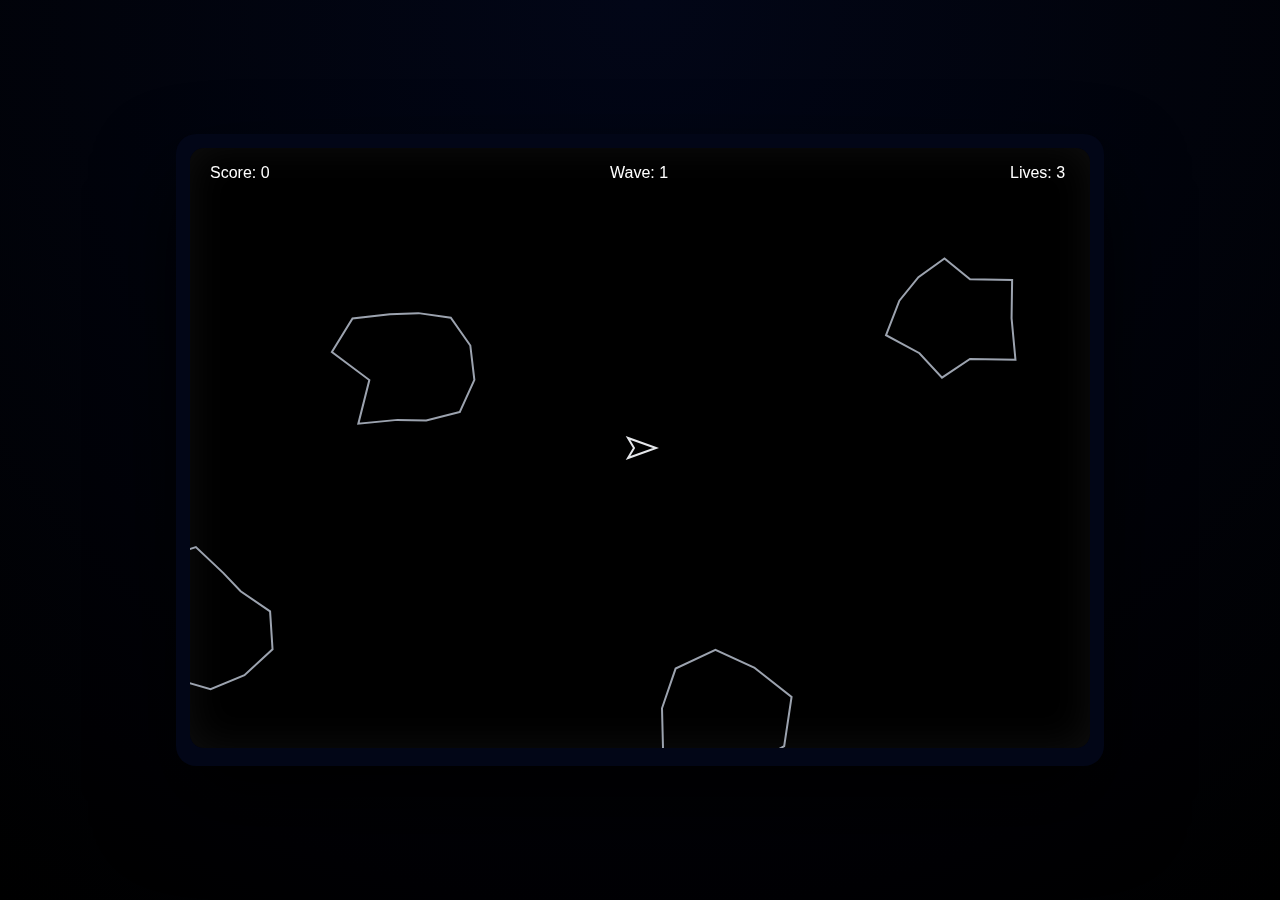
<file: projects/astroid-game/index.html>
<!DOCTYPE html>
<html lang="en">
<head>
  <meta charset="UTF-8" />
  <title>Asteroids – Advanced Edition</title>
  <link rel="stylesheet" href="style.css" />
</head>
<body>

<div class="game-wrapper">
  <canvas id="game" width="900" height="600"></canvas>
</div>

<script src="script.js"></script>
</body>
</html>
</file>
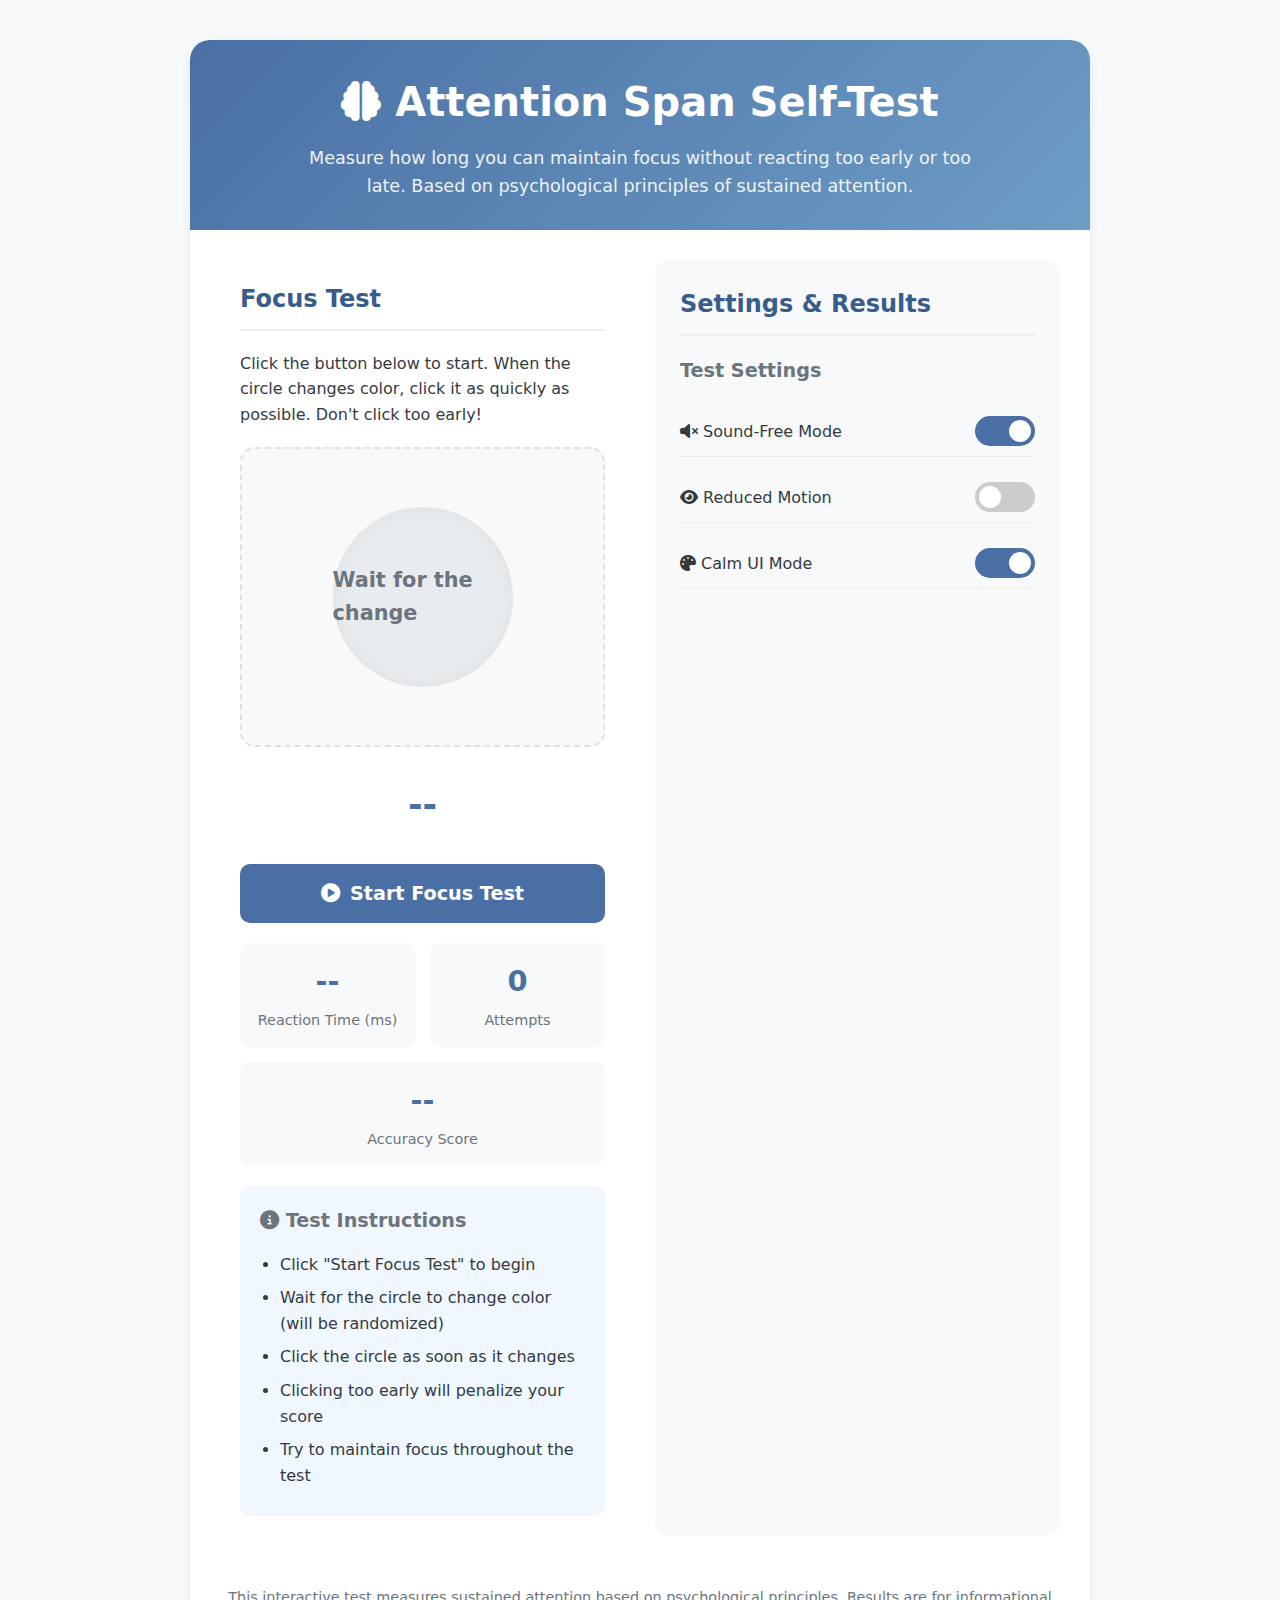
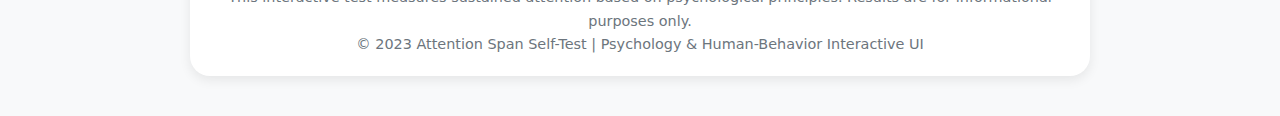
<file: projects/Attention-Span-Self-Test/index.html>
<!DOCTYPE html>
<html lang="en">
<head>
    <meta charset="UTF-8">
    <meta name="viewport" content="width=device-width, initial-scale=1.0">
    <title>Attention Span Self-Test</title>
    <link rel="stylesheet" href="https://cdnjs.cloudflare.com/ajax/libs/font-awesome/6.4.0/css/all.min.css">
   <link rel="stylesheet" href="style.css">
</head>
<body>
    <div class="container">
        <header>
            <h1><i class="fas fa-brain"></i> Attention Span Self-Test</h1>
            <p class="subtitle">Measure how long you can maintain focus without reacting too early or too late. Based on psychological principles of sustained attention.</p>
        </header>
        
        <div class="main-content">
            <div class="test-section">
                <h2>Focus Test</h2>
                <p>Click the button below to start. When the circle changes color, click it as quickly as possible. Don't click too early!</p>
                
                <div class="indicator-container">
                    <div class="indicator" id="visualIndicator">
                        <div class="indicator-text">Wait for the change</div>
                    </div>
                </div>
                
                <div class="timer" id="timer">--</div>
                
                <button class="btn btn-primary btn-large" id="startBtn">
                    <i class="fas fa-play-circle"></i> Start Focus Test
                </button>
                
                <div class="stats">
                    <div class="stat-item">
                        <div class="stat-value" id="reactionTime">--</div>
                        <div class="stat-label">Reaction Time (ms)</div>
                    </div>
                    <div class="stat-item">
                        <div class="stat-value" id="attemptCount">0</div>
                        <div class="stat-label">Attempts</div>
                    </div>
                    <div class="stat-item">
                        <div class="stat-value" id="accuracyScore">--</div>
                        <div class="stat-label">Accuracy Score</div>
                    </div>
                </div>
                
                <div class="instructions">
                    <h3><i class="fas fa-info-circle"></i> Test Instructions</h3>
                    <ul>
                        <li>Click "Start Focus Test" to begin</li>
                        <li>Wait for the circle to change color (will be randomized)</li>
                        <li>Click the circle as soon as it changes</li>
                        <li>Clicking too early will penalize your score</li>
                        <li>Try to maintain focus throughout the test</li>
                    </ul>
                </div>
            </div>
            
            <div class="control-panel">
                <h2>Settings & Results</h2>
                
                <div class="settings">
                    <h3>Test Settings</h3>
                    <div class="settings-options">
                        <div class="setting">
                            <span><i class="fas fa-volume-mute"></i> Sound-Free Mode</span>
                            <label class="toggle">
                                <input type="checkbox" id="soundToggle" checked>
                                <span class="slider"></span>
                            </label>
                        </div>
                        <div class="setting">
                            <span><i class="fas fa-eye"></i> Reduced Motion</span>
                            <label class="toggle">
                                <input type="checkbox" id="motionToggle">
                                <span class="slider"></span>
                            </label>
                        </div>
                        <div class="setting">
                            <span><i class="fas fa-palette"></i> Calm UI Mode</span>
                            <label class="toggle">
                                <input type="checkbox" id="calmUIToggle" checked>
                                <span class="slider"></span>
                            </label>
                        </div>
                    </div>
                </div>
                
                <div class="result-section" id="resultSection">
                    <h3>Your Attention Score</h3>
                    <div class="score-display" id="finalScore">--</div>
                    
                    <div class="meter">
                        <div class="meter-fill" id="accuracyMeter"></div>
                    </div>
                    <div class="attention-levels">
                        <span>Low</span>
                        <span>Average</span>
                        <span>High</span>
                    </div>
                    
                    <div class="feedback">
                        <h3>Feedback</h3>
                        <div class="feedback-message" id="feedbackMessage">
                            Complete the test to see your personalized feedback based on psychological attention span research.
                        </div>
                    </div>
                    
                    <button class="btn btn-secondary btn-large" id="retryBtn">
                        <i class="fas fa-redo"></i> Retry Test
                    </button>
                </div>
            </div>
        </div>
        
        <footer>
            <p>This interactive test measures sustained attention based on psychological principles. Results are for informational purposes only.</p>
            <p>© 2023 Attention Span Self-Test | Psychology & Human-Behavior Interactive UI</p>
        </footer>
    </div>

 <script src="script.js"></script>
</body>
</html>
</file>
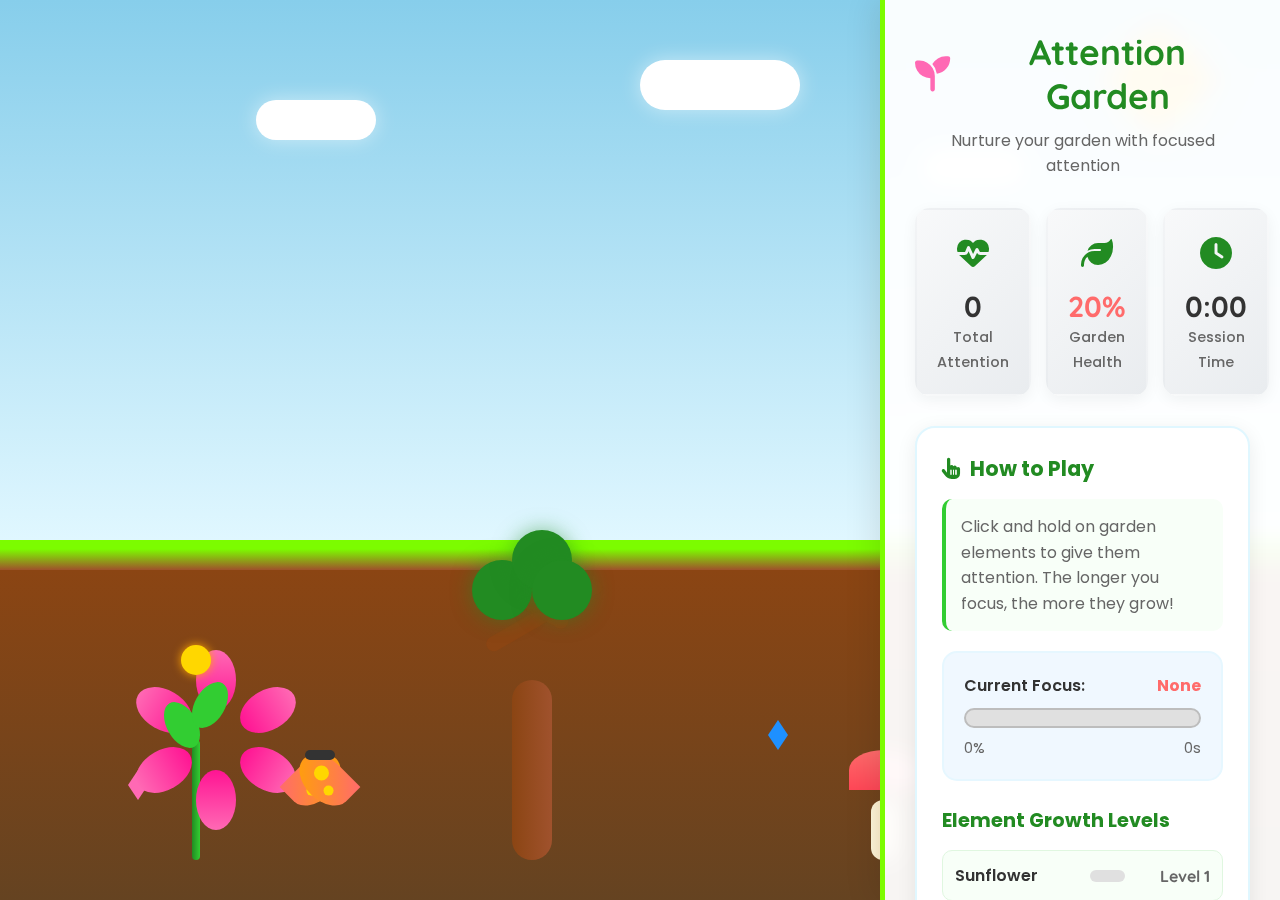
<file: projects/AttentionGarden/index.html>
<!DOCTYPE html>
<html lang="en">
<head>
    <meta charset="UTF-8">
    <meta name="viewport" content="width=device-width, initial-scale=1.0">
    <title>Attention Garden</title>
    <link rel="stylesheet" href="style.css">
    <link rel="stylesheet" href="https://cdnjs.cloudflare.com/ajax/libs/font-awesome/6.4.0/css/all.min.css">
    <link href="https://fonts.googleapis.com/css2?family=Poppins:wght@300;400;500;600;700&family=Quicksand:wght@400;500;700&display=swap" rel="stylesheet">
</head>
<body>
    <div class="garden-container">
        <!-- Sky and Clouds Background -->
        <div class="sky">
            <div class="cloud cloud-1"></div>
            <div class="cloud cloud-2"></div>
            <div class="cloud cloud-3"></div>
            <div class="sun">
                <div class="sun-ray ray-1"></div>
                <div class="sun-ray ray-2"></div>
                <div class="sun-ray ray-3"></div>
                <div class="sun-ray ray-4"></div>
            </div>
        </div>

        <!-- Garden Ground -->
        <div class="ground">
            <div class="grass"></div>
            <div class="soil"></div>
            
            <!-- Garden Elements -->
            <div class="garden-element flower" id="flower" data-growth="1">
                <div class="stem"></div>
                <div class="petals">
                    <div class="petal p1"></div>
                    <div class="petal p2"></div>
                    <div class="petal p3"></div>
                    <div class="petal p4"></div>
                    <div class="petal p5"></div>
                    <div class="petal p6"></div>
                </div>
                <div class="center"></div>
                <div class="leaf leaf-1"></div>
                <div class="leaf leaf-2"></div>
                <span class="element-label">Sunflower</span>
            </div>

            <div class="garden-element tree" id="tree" data-growth="1">
                <div class="trunk"></div>
                <div class="branches">
                    <div class="branch b1"></div>
                    <div class="branch b2"></div>
                    <div class="branch b3"></div>
                </div>
                <div class="foliage">
                    <div class="leaf-group lg1"></div>
                    <div class="leaf-group lg2"></div>
                    <div class="leaf-group lg3"></div>
                </div>
                <span class="element-label">Wisdom Tree</span>
            </div>

            <div class="garden-element mushroom" id="mushroom" data-growth="1">
                <div class="cap"></div>
                <div class="stem"></div>
                <div class="spots">
                    <div class="spot s1"></div>
                    <div class="spot s2"></div>
                    <div class="spot s3"></div>
                </div>
                <span class="element-label">Magic Mushroom</span>
            </div>

            <div class="garden-element pond" id="pond" data-growth="1">
                <div class="water"></div>
                <div class="ripple r1"></div>
                <div class="ripple r2"></div>
                <div class="ripple r3"></div>
                <div class="lilypad">
                    <div class="lily-leaf"></div>
                    <div class="lily-flower"></div>
                </div>
                <span class="element-label">Reflection Pond</span>
            </div>

            <div class="garden-element butterfly" id="butterfly" data-growth="1">
                <div class="wing left-wing">
                    <div class="wing-pattern wp1"></div>
                    <div class="wing-pattern wp2"></div>
                </div>
                <div class="wing right-wing">
                    <div class="wing-pattern wp1"></div>
                    <div class="wing-pattern wp2"></div>
                </div>
                <div class="body"></div>
                <span class="element-label">Butterfly</span>
            </div>

            <!-- Crystals/Energy Points -->
            <div class="crystal crystal-1"></div>
            <div class="crystal crystal-2"></div>
            <div class="crystal crystal-3"></div>
        </div>

        <!-- Control Panel -->
        <div class="control-panel">
            <div class="panel-header">
                <h1><i class="fas fa-seedling"></i> Attention Garden</h1>
                <p class="subtitle">Nurture your garden with focused attention</p>
            </div>

            <div class="garden-stats">
                <div class="stat-card">
                    <div class="stat-icon">
                        <i class="fas fa-heartbeat"></i>
                    </div>
                    <div class="stat-info">
                        <span class="stat-value" id="totalAttention">0</span>
                        <span class="stat-label">Total Attention</span>
                    </div>
                </div>
                <div class="stat-card">
                    <div class="stat-icon">
                        <i class="fas fa-leaf"></i>
                    </div>
                    <div class="stat-info">
                        <span class="stat-value" id="gardenHealth">100%</span>
                        <span class="stat-label">Garden Health</span>
                    </div>
                </div>
                <div class="stat-card">
                    <div class="stat-icon">
                        <i class="fas fa-clock"></i>
                    </div>
                    <div class="stat-info">
                        <span class="stat-value" id="sessionTime">0:00</span>
                        <span class="stat-label">Session Time</span>
                    </div>
                </div>
            </div>

            <div class="attention-controls">
                <h3><i class="fas fa-hand-pointer"></i> How to Play</h3>
                <p>Click and hold on garden elements to give them attention. The longer you focus, the more they grow!</p>
                
                <div class="attention-meter">
                    <div class="meter-label">
                        <span>Current Focus:</span>
                        <span id="focusElement">None</span>
                    </div>
                    <div class="meter-bar">
                        <div class="meter-fill" id="focusMeter"></div>
                    </div>
                    <div class="meter-reading">
                        <span id="focusLevel">0%</span>
                        <span id="focusTime">0s</span>
                    </div>
                </div>

                <div class="element-stats">
                    <h4>Element Growth Levels</h4>
                    <div class="element-list">
                        <div class="element-stat" data-element="flower">
                            <span class="element-name">Sunflower</span>
                            <div class="growth-bar">
                                <div class="growth-fill" data-element="flower"></div>
                            </div>
                            <span class="growth-level">Level 1</span>
                        </div>
                        <div class="element-stat" data-element="tree">
                            <span class="element-name">Wisdom Tree</span>
                            <div class="growth-bar">
                                <div class="growth-fill" data-element="tree"></div>
                            </div>
                            <span class="growth-level">Level 1</span>
                        </div>
                        <div class="element-stat" data-element="mushroom">
                            <span class="element-name">Magic Mushroom</span>
                            <div class="growth-bar">
                                <div class="growth-fill" data-element="mushroom"></div>
                            </div>
                            <span class="growth-level">Level 1</span>
                        </div>
                        <div class="element-stat" data-element="pond">
                            <span class="element-name">Reflection Pond</span>
                            <div class="growth-bar">
                                <div class="growth-fill" data-element="pond"></div>
                            </div>
                            <span class="growth-level">Level 1</span>
                        </div>
                        <div class="element-stat" data-element="butterfly">
                            <span class="element-name">Butterfly</span>
                            <div class="growth-bar">
                                <div class="growth-fill" data-element="butterfly"></div>
                            </div>
                            <span class="growth-level">Level 1</span>
                        </div>
                    </div>
                </div>

                <div class="action-buttons">
                    <button id="resetGarden" class="btn-secondary">
                        <i class="fas fa-redo"></i> Reset Garden
                    </button>
                    <button id="autoWater" class="btn-primary">
                        <i class="fas fa-tint"></i> Auto-Water (30s)
                    </button>
                </div>
            </div>

            <div class="garden-tips">
                <h4><i class="fas fa-lightbulb"></i> Garden Tips</h4>
                <ul>
                    <li>Focus on one element at a time for best growth</li>
                    <li>Elements at higher levels give more garden energy</li>
                    <li>The butterfly moves randomly - catch it for bonus points!</li>
                    <li>Balance your attention across all elements</li>
                </ul>
            </div>
        </div>

        <!-- Garden Effects -->
        <div class="particles-container" id="particles"></div>
        <div class="focus-effect" id="focusEffect"></div>
    </div>

    <script src="script.js"></script>
</body>
</html>
</file>
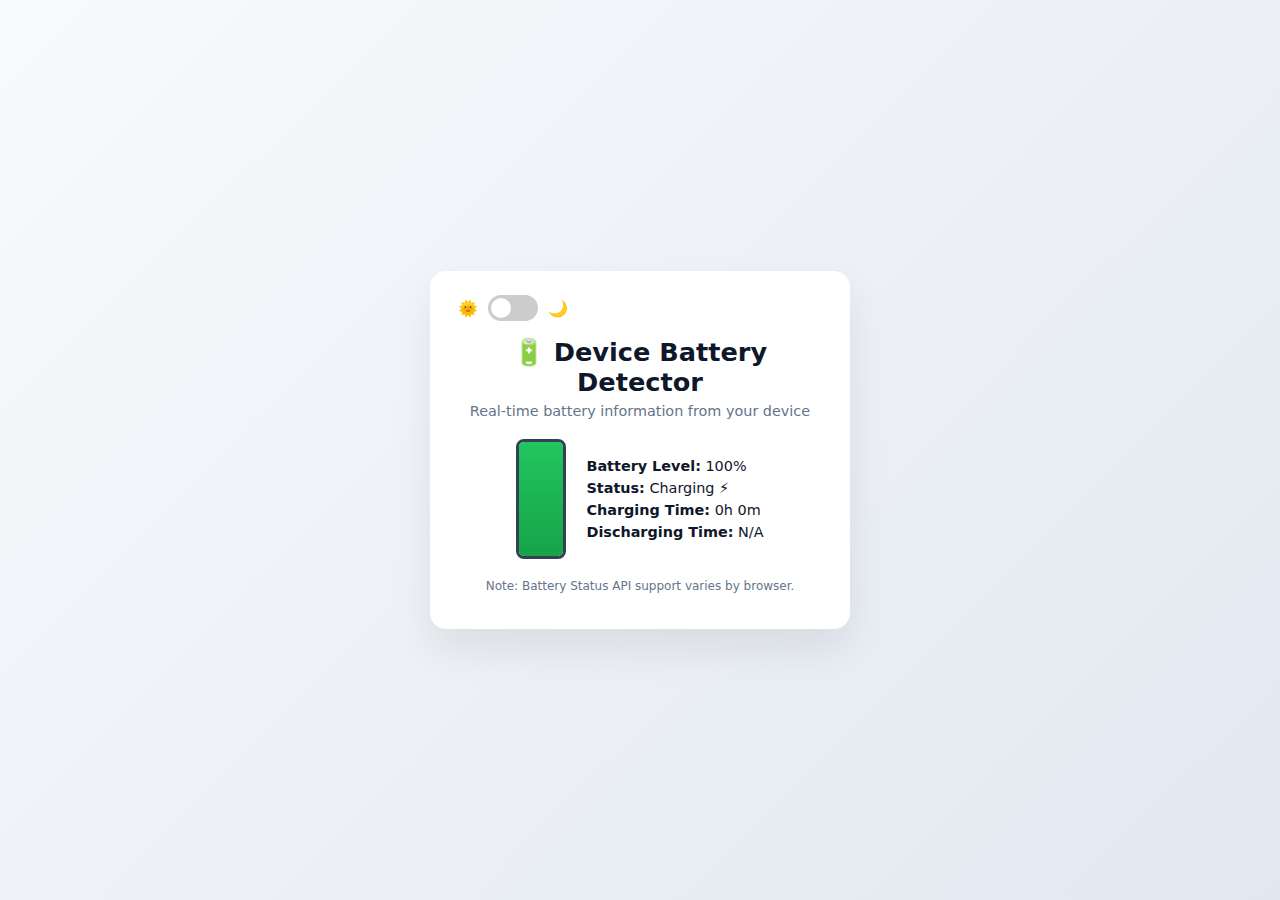
<file: projects/battery-detector/index.html>
<!DOCTYPE html>
<html lang="en">

<head>
  <meta charset="UTF-8" />
  <title>Device Battery Detector</title>
  <meta name="viewport" content="width=device-width, initial-scale=1.0" />
  <link rel="stylesheet" href="style.css" />
</head>

<body>

  <main class="container">
    <div class="theme-toggle">
      <span>🌞</span>
      <label class="switch">
        <input type="checkbox" id="themeToggle" />
        <span class="slider"></span>
      </label>
      <span>🌙</span>
    </div>


    <h1>🔋 Device Battery Detector</h1>
    <p class="subtitle">Real-time battery information from your device</p>

    <div class="battery-card">
      <div class="battery-visual">
        <div class="battery-level" id="batteryLevel"></div>
      </div>

      <div class="battery-info">
        <p><strong>Battery Level:</strong> <span id="levelText">--%</span></p>
        <p><strong>Status:</strong> <span id="statusText">--</span></p>
        <p><strong>Charging Time:</strong> <span id="chargingTime">--</span></p>
        <p><strong>Discharging Time:</strong> <span id="dischargingTime">--</span></p>
      </div>
    </div>

    <p class="note">
      Note: Battery Status API support varies by browser.
    </p>
  </main>

  <script src="script.js"></script>
</body>

</html>
</file>
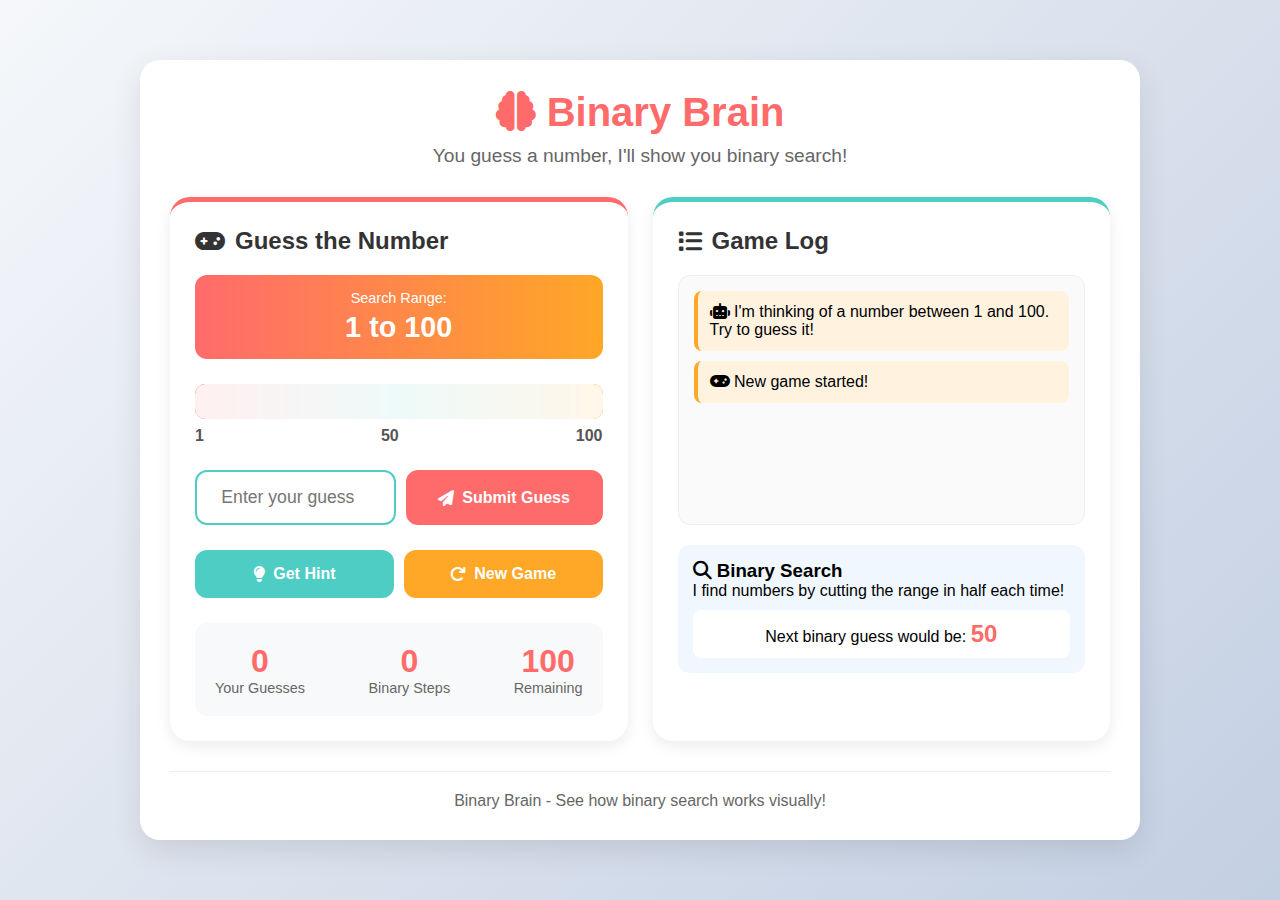
<file: projects/BinaryBrainGame/index.html>
<!DOCTYPE html>
<html lang="en">
<head>
    <meta charset="UTF-8">
    <meta name="viewport" content="width=device-width, initial-scale=1.0">
    <title>Binary Brain - Guess the Number</title>
    <link rel="stylesheet" href="style.css">
    <link rel="stylesheet" href="https://cdnjs.cloudflare.com/ajax/libs/font-awesome/6.4.0/css/all.min.css">
</head>
<body>
    <div class="container">
        <header>
            <h1><i class="fas fa-brain"></i> Binary Brain</h1>
            <p class="subtitle">You guess a number, I'll show you binary search!</p>
        </header>

        <div class="game-area">
            <!-- Left Card - Game -->
            <div class="card game-card">
                <h2><i class="fas fa-gamepad"></i> Guess the Number</h2>
                
                <div class="range-display">
                    <div class="range-label">Search Range:</div>
                    <div class="range-numbers">
                        <span id="min-value">1</span>
                        <span>to</span>
                        <span id="max-value">100</span>
                    </div>
                </div>
                
                <!-- Visual Range Bar -->
                <div class="range-bar-container">
                    <div class="range-bar-bg">
                        <div class="range-bar-fill" id="range-fill"></div>
                    </div>
                    <div class="range-labels">
                        <span id="current-min">1</span>
                        <span id="current-mid">50</span>
                        <span id="current-max">100</span>
                    </div>
                </div>
                
                <!-- Guess Input -->
                <div class="input-section">
                    <input type="number" id="guess-input" placeholder="Enter your guess" min="1" max="100">
                    <button id="guess-btn" class="btn guess-btn">
                        <i class="fas fa-paper-plane"></i> Submit Guess
                    </button>
                </div>
                
                <!-- Buttons -->
                <div class="button-group">
                    <button id="hint-btn" class="btn hint-btn">
                        <i class="fas fa-lightbulb"></i> Get Hint
                    </button>
                    <button id="new-game-btn" class="btn new-game-btn">
                        <i class="fas fa-redo"></i> New Game
                    </button>
                </div>
                
                <!-- Stats -->
                <div class="stats">
                    <div class="stat">
                        <div class="stat-value" id="user-guesses">0</div>
                        <div class="stat-label">Your Guesses</div>
                    </div>
                    <div class="stat">
                        <div class="stat-value" id="binary-steps">0</div>
                        <div class="stat-label">Binary Steps</div>
                    </div>
                    <div class="stat">
                        <div class="stat-value" id="remaining">100</div>
                        <div class="stat-label">Remaining</div>
                    </div>
                </div>
            </div>
            
            <!-- Right Card - Log -->
            <div class="card log-card">
                <h2><i class="fas fa-list"></i> Game Log</h2>
                <div class="log-container" id="game-log">
                    <div class="log-message system">
                        <i class="fas fa-robot"></i> I'm thinking of a number between 1 and 100. Try to guess it!
                    </div>
                </div>
                
                <div class="binary-info">
                    <h3><i class="fas fa-search"></i> Binary Search</h3>
                    <p>I find numbers by cutting the range in half each time!</p>
                    <div class="next-guess">
                        <p>Next binary guess would be: <span id="next-guess">50</span></p>
                    </div>
                </div>
            </div>
        </div>
        
        <footer>
            <p>Binary Brain - See how binary search works visually!</p>
        </footer>
    </div>

    <script src="script.js"></script>
</body>
</html>
</file>
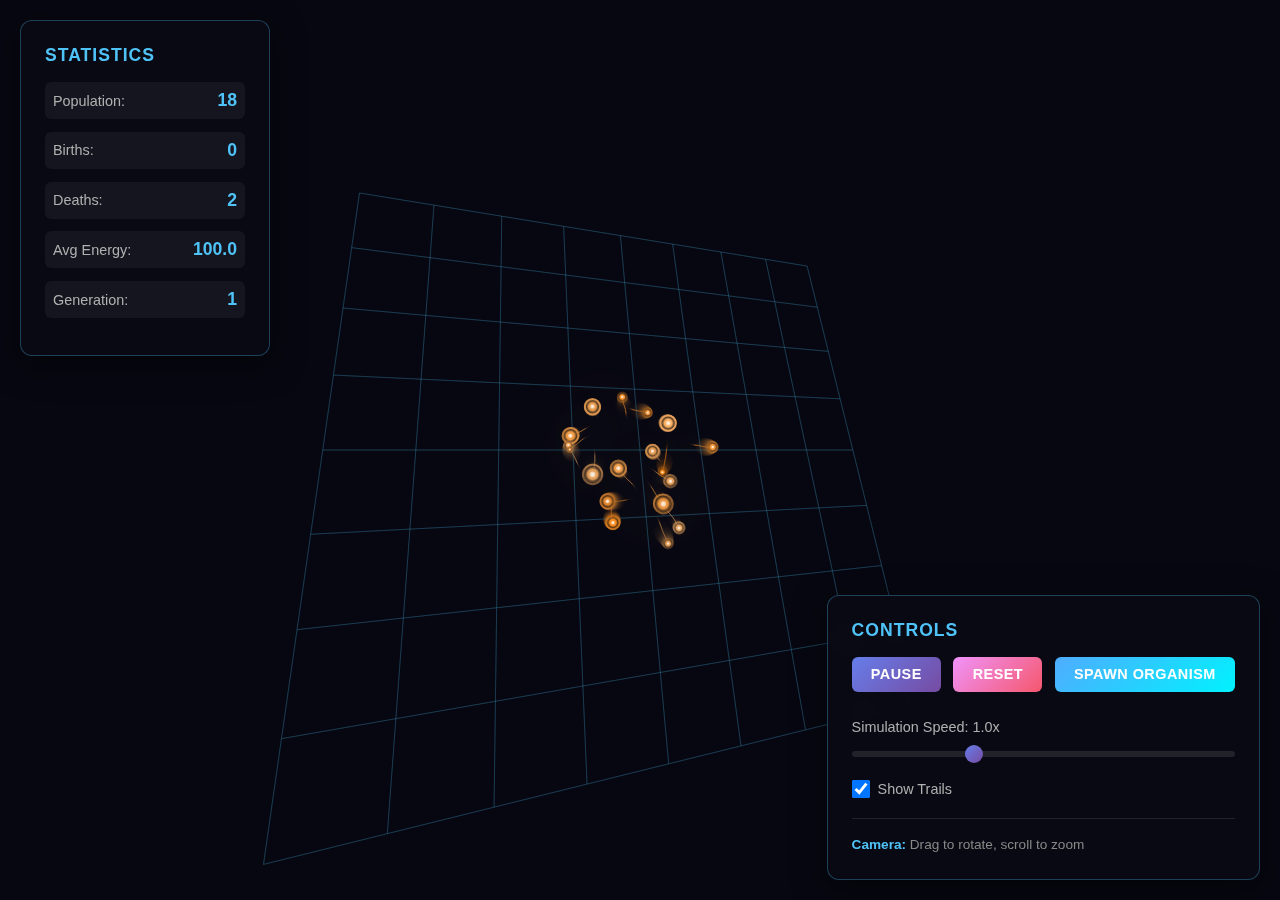
<file: projects/biospherejs/index.html>
<!DOCTYPE html>
<html lang="en">
<head>
    <meta charset="UTF-8">
    <meta name="viewport" content="width=device-width, initial-scale=1.0">
    <title>BioSphereJS — Asset-Less 3D Organism Simulation</title>
    <link rel="stylesheet" href="styles.css">
    <link rel="stylesheet" href="ui.css">
</head>
<body>
    <div id="app">
        <canvas id="canvas"></canvas>
        
        <div class="stats-panel">
            <h3>Statistics</h3>
            <div class="stat-item">
                <span class="stat-label">Population:</span>
                <span class="stat-value" id="population">0</span>
            </div>
            <div class="stat-item">
                <span class="stat-label">Births:</span>
                <span class="stat-value" id="births">0</span>
            </div>
            <div class="stat-item">
                <span class="stat-label">Deaths:</span>
                <span class="stat-value" id="deaths">0</span>
            </div>
            <div class="stat-item">
                <span class="stat-label">Avg Energy:</span>
                <span class="stat-value" id="avgEnergy">0</span>
            </div>
            <div class="stat-item">
                <span class="stat-label">Generation:</span>
                <span class="stat-value" id="generation">1</span>
            </div>
        </div>

        <div class="controls-panel">
            <h3>Controls</h3>
            
            <div class="control-group">
                <button id="playPause" class="btn btn-primary">Pause</button>
                <button id="reset" class="btn btn-secondary">Reset</button>
                <button id="spawn" class="btn btn-success">Spawn Organism</button>
            </div>

            <div class="control-group">
                <label for="speed">Simulation Speed: <span id="speedValue">1.0</span>x</label>
                <input type="range" id="speed" min="0.1" max="3" step="0.1" value="1">
            </div>

            <div class="control-group">
                <label class="checkbox-label">
                    <input type="checkbox" id="showTrails" checked>
                    Show Trails
                </label>
            </div>

            <div class="instructions">
                <p><strong>Camera:</strong> Drag to rotate, scroll to zoom</p>
            </div>
        </div>
    </div>

    <script src="organism.js"></script>
    <script src="world.js"></script>
    <script src="simulation.js"></script>
    <script src="main.js"></script>
</body>
</html>
</file>
<file: projects/15 Sliding Puzzle/style.css>
body {
  font-family: Arial, sans-serif;
  text-align: center;
  background: #f0f8ff;
  padding: 20px;
  margin: 0;
  min-height: 100vh;
  display: flex;
  justify-content: center;   /* Horizontal center */
  align-items: center;       /* Vertical center */
  font-family: Arial, sans-serif;
  background: linear-gradient(135deg, #f5f7fa, #c3cfe2);
}

.container {
  max-width: 400px;
  margin: auto;
  background: white;
  padding: 20px;
  border-radius: 15px;
  box-shadow: 0 5px 15px rgba(0,0,0,0.2);
}

.puzzle {
  display: grid;
  grid-template-columns: repeat(4, 60px);
  grid-gap: 5px;
  justify-content: center;
  margin: 20px 0;
}

.tile {
  width: 60px;
  height: 60px;
  background: #4CAF50;
  color: white;
  display: flex;
  justify-content: center;
  align-items: center;
  font-weight: bold;
  font-size: 1.5rem;
  border-radius: 5px;
  cursor: pointer;
  user-select: none;
  transition: all 0.2s ease;
}

.tile.empty {
  background: #e0e0e0;
  cursor: default;
}

button {
  padding: 10px 20px;
  font-size: 16px;
  border: none;
  border-radius: 8px;
  background-color: #2196F3;
  color: white;
  cursor: pointer;
}

button:hover {
  background-color: #1976D2;
}

h2 {
  margin: 10px 0;
}

/* Mobile responsiveness */
@media (max-width: 400px) {
  .puzzle {
    grid-template-columns: repeat(4, 40px);
    grid-gap: 4px;
  }
  .tile {
    width: 40px;
    height: 40px;
    font-size: 1rem;
  }
}
</file>
<file: projects/2dshooter/style.css>
@import url('https://fonts.googleapis.com/css2?family=Orbitron:wght@400;500;700&family=Rajdhani:wght@300;500;700&display=swap');

* {
    margin: 0;
    padding: 0;
    box-sizing: border-box;
    user-select: none;
}

body {
    font-family: 'Rajdhani', sans-serif;
    background-color: #050510;
    background-image: 
        radial-gradient(circle at 50% 50%, #1a1a3a 0%, #050510 100%);
    color: #e0e0ff;
    min-height: 100vh;
    display: flex;
    flex-direction: column;
    align-items: center;
    justify-content: center;
    overflow-x: hidden;
}

.game-container {
    display: flex;
    flex-direction: column;
    align-items: center;
    gap: 1.5rem;
    width: 100%;
    max-width: 1000px;
    padding: 20px;
}

/* Header Styling */
header {
    text-align: center;
    margin-bottom: 10px;
}

h1 {
    font-family: 'Orbitron', sans-serif;
    font-size: 3rem;
    text-transform: uppercase;
    letter-spacing: 4px;
    background: linear-gradient(90deg, #00f2ff, #00ff9d);
    -webkit-background-clip: text;
    background-clip: text;
    color: transparent;
    text-shadow: 0 0 20px rgba(0, 242, 255, 0.5);
    margin-bottom: 0.5rem;
}

.subtitle {
    color: #8a8ab5;
    font-size: 1.1rem;
    letter-spacing: 1px;
}

/* Game Wrapper & HUD */
.game-wrapper {
    position: relative;
    width: 800px;
    height: 600px;
    border-radius: 4px;
    box-shadow: 
        0 0 0 1px #333,
        0 0 20px rgba(0, 0, 0, 0.8),
        0 0 40px rgba(0, 242, 255, 0.1);
    background: #000;
    overflow: hidden;
}

#gameCanvas {
    display: block;
    width: 100%;
    height: 100%;
}

/* HUD Layer */
#ui-layer {
    position: absolute;
    top: 0;
    left: 0;
    width: 100%;
    height: 100%;
    pointer-events: none; /* Let clicks pass through to canvas */
    padding: 20px;
    display: flex;
    flex-direction: column;
    justify-content: space-between;
}

.hud-top-bar {
    display: flex;
    justify-content: space-between;
    align-items: flex-start;
    width: 100%;
}

.hud-group {
    background: rgba(10, 15, 30, 0.7);
    backdrop-filter: blur(8px);
    border: 1px solid rgba(0, 242, 255, 0.3);
    padding: 15px;
    border-radius: 4px; /* Angled corners could go here */
    width: 250px;
    box-shadow: 0 0 15px rgba(0, 0, 0, 0.5);
}

.hud-label {
    font-family: 'Orbitron', sans-serif;
    font-size: 0.7rem;
    color: #00f2ff;
    margin-bottom: 8px;
    letter-spacing: 1px;
}

/* Health Bars */
.health-bar-container {
    width: 100%;
    height: 12px;
    background: #1a1a2e;
    border: 1px solid #333;
    position: relative;
    overflow: hidden;
}

.health-fill {
    height: 100%;
    background: linear-gradient(90deg, #00f2ff, #00aaff);
    box-shadow: 0 0 10px #00f2ff;
    transition: width 0.3s cubic-bezier(0.2, 0.8, 0.2, 1);
}

.enemy-health .health-fill {
    background: linear-gradient(90deg, #ff4d4d, #ff8c00);
    box-shadow: 0 0 10px #ff4d4d;
}

/* Score Display */
.hud-center {
    display: flex;
    justify-content: center;
}

.score-display {
    text-align: center;
    background: rgba(0, 0, 0, 0.5);
    border: 1px solid rgba(255, 255, 255, 0.1);
    padding: 10px 30px;
    border-radius: 0 0 10px 10px;
    margin-top: -20px; /* Attach to top */
    backdrop-filter: blur(5px);
}

.score-label {
    display: block;
    font-size: 0.8rem;
    color: #888;
    letter-spacing: 2px;
}

#score-value {
    font-family: 'Orbitron', sans-serif;
    font-size: 2.5rem;
    color: #fff;
    text-shadow: 0 0 10px rgba(255, 255, 255, 0.5);
}

/* Enemy Metrics */
.enemy-metrics {
    display: flex;
    justify-content: space-between;
    margin-top: 10px;
    font-size: 0.9rem;
}

.metric {
    display: flex;
    flex-direction: column;
}

.metric span:first-child {
    font-size: 0.7rem;
    color: #888;
}

.metric-val {
    font-family: 'Orbitron', sans-serif;
    color: #ff9d00;
}

/* Game Over Screen */
#game-over-screen {
    position: absolute;
    top: 0;
    left: 0;
    width: 100%;
    height: 100%;
    background: rgba(10, 5, 20, 0.85);
    backdrop-filter: blur(15px);
    display: flex;
    flex-direction: column;
    align-items: center;
    justify-content: center;
    z-index: 100;
    pointer-events: auto; /* Capture clicks */
    animation: fadeIn 0.5s ease;
}

.hidden {
    display: none !important;
}

h2.glitch-text {
    font-family: 'Orbitron', sans-serif;
    font-size: 4rem;
    color: #ff3333;
    text-shadow: 2px 2px 0px #00ffff;
    letter-spacing: 5px;
    margin-bottom: 2rem;
}

.final-score {
    font-size: 2rem;
    color: #fff;
    margin-bottom: 3rem;
}

.cyber-btn {
    background: transparent;
    border: 2px solid #00f2ff;
    color: #00f2ff;
    font-family: 'Orbitron', sans-serif;
    font-size: 1.2rem;
    padding: 1rem 3rem;
    cursor: pointer;
    text-transform: uppercase;
    letter-spacing: 2px;
    transition: all 0.3s ease;
    box-shadow: 0 0 15px rgba(0, 242, 255, 0.2);
}

.cyber-btn:hover {
    background: rgba(0, 242, 255, 0.1);
    box-shadow: 0 0 30px rgba(0, 242, 255, 0.6);
    text-shadow: 0 0 8px #00f2ff;
    transform: scale(1.05);
}

/* Controls Hint at Bottom */
.controls {
    display: flex;
    gap: 20px;
    justify-content: center;
    margin-top: 20px;
    opacity: 0.7;
}

.control-item {
    font-size: 0.9rem;
    display: flex;
    align-items: center;
    gap: 8px;
    background: rgba(255, 255, 255, 0.05);
    padding: 8px 16px;
    border-radius: 20px;
}

@keyframes fadeIn {
    from { opacity: 0; }
    to { opacity: 1; }
}

/* Mobile Responsiveness */
@media (max-width: 850px) {
    .game-wrapper {
        width: 100%;
        height: auto;
        aspect-ratio: 4/3;
    }
    
    .hud-group {
        width: 40%;
        padding: 10px;
    }
    
    h1 { font-size: 2rem; }
    
    #score-value { font-size: 1.8rem; }
}
</file>
<file: projects/Add Interview-Scheduler-project/style.css>
:root{
  --bg: #070A12;
  --panel: rgba(255,255,255,0.06);
  --panel2: rgba(255,255,255,0.08);
  --border: rgba(255,255,255,0.10);
  --border2: rgba(255,255,255,0.14);
  --text: rgba(255,255,255,0.90);
  --muted: rgba(255,255,255,0.62);
  --faint: rgba(255,255,255,0.45);
  --shadow: 0 14px 40px rgba(0,0,0,0.45);
  --shadow2: 0 10px 26px rgba(0,0,0,0.40);
  --ring: 0 0 0 3px rgba(102, 153, 255, 0.22);
  --accent: #6AA7FF;
  --accent2: #8A5CFF;
  --danger: #FF5C6C;
  --ok: #3EE6A6;
  --warn: #FFB020;
  --radius: 16px;
  --radius2: 22px;
  --mono: ui-monospace, SFMono-Regular, Menlo, Monaco, Consolas, "Liberation Mono", "Courier New", monospace;
  --sans: ui-sans-serif, system-ui, -apple-system, Segoe UI, Roboto, Helvetica, Arial, "Apple Color Emoji", "Segoe UI Emoji";
}

*{ box-sizing: border-box; }
html, body{ height: 100%; }
body{
  margin: 0;
  font-family: var(--sans);
  color: var(--text);
  background:
    radial-gradient(1100px 700px at 12% 8%, rgba(106,167,255,0.14), transparent 55%),
    radial-gradient(900px 650px at 88% 18%, rgba(138,92,255,0.12), transparent 55%),
    radial-gradient(900px 750px at 55% 92%, rgba(255,176,32,0.06), transparent 55%),
    linear-gradient(180deg, #05060A, var(--bg));
}

.app{
  min-height: 100%;
  padding: 28px 18px 36px;
}

.container{
  max-width: 1440px;
  margin: 0 auto;
}

.topbar{
  display: flex;
  align-items: center;
  justify-content: space-between;
  gap: 16px;
  padding: 16px 16px;
  border: 1px solid var(--border);
  background: linear-gradient(180deg, rgba(255,255,255,0.07), rgba(255,255,255,0.04));
  border-radius: var(--radius2);
  box-shadow: var(--shadow2);
  backdrop-filter: blur(10px);
}

.brand{
  display: flex;
  align-items: center;
  gap: 12px;
  min-width: 260px;
}

.brandMark{
  position: relative;
  width: 42px;
  height: 42px;
  border-radius: 14px;
  border: 1px solid var(--border2);
  background:
    radial-gradient(18px 18px at 35% 30%, rgba(106,167,255,0.55), rgba(106,167,255,0.08) 60%, transparent 75%),
    radial-gradient(18px 18px at 75% 70%, rgba(138,92,255,0.45), rgba(138,92,255,0.06) 60%, transparent 75%),
    rgba(255,255,255,0.05);
  overflow: hidden;
}

.brandMark .dot{
  position: absolute;
  width: 10px;
  height: 10px;
  left: 11px;
  top: 12px;
  border-radius: 50%;
  background: var(--accent);
  filter: drop-shadow(0 0 12px rgba(106,167,255,0.45));
}

.brandMark .ring{
  position: absolute;
  width: 30px;
  height: 30px;
  left: 10px;
  top: 9px;
  border-radius: 50%;
  border: 1px solid rgba(255,255,255,0.18);
  box-shadow: inset 0 0 0 1px rgba(0,0,0,0.18);
}

.brandText .title{
  font-size: 16px;
  font-weight: 700;
  letter-spacing: 0.2px;
}
.brandText .subtitle{
  margin-top: 2px;
  font-size: 12px;
  color: var(--muted);
}

.topActions{
  display: flex;
  gap: 10px;
  flex-wrap: wrap;
  justify-content: flex-end;
}

.grid{
  display: grid;
  grid-template-columns: 1fr 1.35fr;
  gap: 16px;
  margin-top: 16px;
}

@media (max-width: 1060px){
  .grid{ grid-template-columns: 1fr; }
  .brand{ min-width: auto; }
}

.card{
  border: 1px solid var(--border);
  background: rgba(255,255,255,0.05);
  border-radius: var(--radius2);
  box-shadow: var(--shadow);
  backdrop-filter: blur(10px);
}

.cardHead{
  display: flex;
  align-items: center;
  justify-content: space-between;
  gap: 12px;
  padding: 14px 14px 10px;
  border-bottom: 1px solid rgba(255,255,255,0.08);
}

.cardTitle{
  display: flex;
  align-items: center;
  gap: 10px;
  font-weight: 700;
  font-size: 14px;
  letter-spacing: 0.2px;
  color: rgba(255,255,255,0.92);
}

.saveMeta{
  display: flex;
  align-items: center;
  gap: 10px;
}

.pill{
  display: inline-flex;
  align-items: center;
  gap: 8px;
  padding: 8px 10px;
  border-radius: 999px;
  border: 1px solid rgba(255,255,255,0.10);
  background: rgba(0,0,0,0.25);
  color: var(--muted);
  font-size: 12px;
}

.formCard form{
  padding: 12px 14px 14px;
}

.formGrid{
  display: grid;
  grid-template-columns: 1fr 1fr;
  gap: 12px;
}

@media (max-width: 720px){
  .formGrid{ grid-template-columns: 1fr; }
}

.field{
  display: flex;
  flex-direction: column;
  gap: 6px;
}

.field.span2{
  grid-column: span 2;
}
@media (max-width: 720px){
  .field.span2{ grid-column: span 1; }
}

label{
  font-size: 12px;
  color: rgba(255,255,255,0.80);
  letter-spacing: 0.2px;
}

.control{
  position: relative;
}

.control.hasIcon i{
  position: absolute;
  left: 12px;
  top: 50%;
  transform: translateY(-50%);
  color: rgba(255,255,255,0.55);
  pointer-events: none;
}

input, select, textarea{
  width: 100%;
  border: 1px solid rgba(255,255,255,0.12);
  background: rgba(10,12,18,0.58);
  color: rgba(255,255,255,0.90);
  border-radius: 14px;
  padding: 11px 12px;
  outline: none;
  transition: border-color 180ms ease, box-shadow 180ms ease, transform 180ms ease, background 180ms ease;
  font-size: 13px;
}

.control.hasIcon input,
.control.hasIcon select{
  padding-left: 36px;
}

textarea{
  resize: vertical;
  min-height: 86px;
  line-height: 1.35;
}

input::placeholder, textarea::placeholder{
  color: rgba(255,255,255,0.40);
}

input:focus, select:focus, textarea:focus{
  border-color: rgba(106,167,255,0.55);
  box-shadow: var(--ring);
  background: rgba(10,12,18,0.72);
}

input:hover, select:hover, textarea:hover{
  border-color: rgba(255,255,255,0.18);
}

select{
  appearance: none;
  background-image:
    linear-gradient(45deg, transparent 50%, rgba(255,255,255,0.55) 50%),
    linear-gradient(135deg, rgba(255,255,255,0.55) 50%, transparent 50%);
  background-position:
    calc(100% - 18px) calc(50% - 2px),
    calc(100% - 13px) calc(50% - 2px);
  background-size: 6px 6px;
  background-repeat: no-repeat;
  padding-right: 34px;
}

/* Themed dropdown options */
select option{
  background: #0B0E16;
  color: rgba(255,255,255,0.92);
}

.hint{
  font-size: 11px;
  color: var(--faint);
}

.error{
  min-height: 14px;
  font-size: 11px;
  color: rgba(255, 92, 108, 0.92);
}

.isInvalid input,
.isInvalid select,
.isInvalid textarea{
  border-color: rgba(255, 92, 108, 0.55);
  box-shadow: 0 0 0 3px rgba(255, 92, 108, 0.14);
}

.formActions{
  display: flex;
  align-items: center;
  gap: 10px;
  margin-top: 12px;
}

.btn{
  border: 1px solid rgba(255,255,255,0.12);
  background: rgba(255,255,255,0.06);
  color: rgba(255,255,255,0.90);
  border-radius: 14px;
  padding: 10px 12px;
  cursor: pointer;
  display: inline-flex;
  align-items: center;
  gap: 10px;
  font-size: 13px;
  transition: transform 140ms ease, border-color 140ms ease, background 140ms ease, box-shadow 140ms ease;
  user-select: none;
}

.btn i{
  color: rgba(255,255,255,0.70);
}

.btn:hover{
  transform: translateY(-1px);
  border-color: rgba(255,255,255,0.18);
  background: rgba(255,255,255,0.08);
  box-shadow: 0 10px 24px rgba(0,0,0,0.30);
}

.btn:active{
  transform: translateY(0px);
}

.btn:focus{
  outline: none;
  box-shadow: var(--ring);
  border-color: rgba(106,167,255,0.45);
}

.btn.primary{
  border-color: rgba(106,167,255,0.35);
  background: linear-gradient(135deg, rgba(106,167,255,0.24), rgba(138,92,255,0.16));
}

.btn.primary:hover{
  border-color: rgba(106,167,255,0.55);
  background: linear-gradient(135deg, rgba(106,167,255,0.30), rgba(138,92,255,0.20));
}

.btn.ghost{
  background: rgba(0,0,0,0.20);
}

.btn.danger{
  border-color: rgba(255, 92, 108, 0.25);
}

.btn.danger:hover{
  border-color: rgba(255, 92, 108, 0.45);
  box-shadow: 0 10px 24px rgba(255, 92, 108, 0.10);
}

.iconBtn{
  width: 38px;
  height: 38px;
  border-radius: 12px;
  border: 1px solid rgba(255,255,255,0.12);
  background: rgba(255,255,255,0.06);
  display: grid;
  place-items: center;
  cursor: pointer;
  transition: transform 140ms ease, border-color 140ms ease, background 140ms ease, box-shadow 140ms ease;
  color: rgba(255,255,255,0.86);
}
.iconBtn:hover{
  transform: translateY(-1px);
  border-color: rgba(255,255,255,0.18);
  background: rgba(255,255,255,0.08);
  box-shadow: 0 10px 22px rgba(0,0,0,0.28);
}

.tableCard .tableWrap{
  padding: 10px 14px 14px;
}

.tableTools{
  display: flex;
  gap: 10px;
  flex-wrap: wrap;
  justify-content: flex-end;
}

.miniField, .miniSelect{
  position: relative;
  display: flex;
  align-items: center;
}

.miniField i, .miniSelect i{
  position: absolute;
  left: 12px;
  color: rgba(255,255,255,0.55);
  pointer-events: none;
}

.miniField input,
.miniSelect select{
  border-radius: 999px;
  padding: 10px 12px 10px 36px;
  font-size: 12px;
  min-width: 240px;
}

.miniSelect select{
  min-width: 160px;
}

@media (max-width: 520px){
  .miniField input, .miniSelect select{ min-width: 100%; }
}

.table{
  width: 100%;
  border-collapse: separate;
  border-spacing: 0;
  overflow: hidden;
}

.table thead th{
  text-align: left;
  font-size: 11px;
  color: rgba(255,255,255,0.68);
  font-weight: 700;
  padding: 10px 10px;
  border-bottom: 1px solid rgba(255,255,255,0.10);
  position: sticky;
  top: 0;
  background: rgba(12,14,20,0.72);
  backdrop-filter: blur(10px);
  z-index: 1;
}

.table tbody td{
  padding: 10px 10px;
  border-bottom: 1px solid rgba(255,255,255,0.06);
  font-size: 12px;
  color: rgba(255,255,255,0.86);
  vertical-align: middle;
}

.table tbody tr{
  transition: background 140ms ease;
}
.table tbody tr:hover{
  background: rgba(255,255,255,0.035);
}

.colActions{
  width: 130px;
  text-align: right;
}

.rowActions{
  display: inline-flex;
  justify-content: flex-end;
  gap: 8px;
  width: 100%;
}

.smallBtn{
  border: 1px solid rgba(255,255,255,0.12);
  background: rgba(255,255,255,0.06);
  color: rgba(255,255,255,0.88);
  border-radius: 12px;
  padding: 8px 10px;
  cursor: pointer;
  font-size: 12px;
  display: inline-flex;
  align-items: center;
  gap: 8px;
  transition: transform 140ms ease, border-color 140ms ease, background 140ms ease, box-shadow 140ms ease;
}
.smallBtn:hover{
  transform: translateY(-1px);
  border-color: rgba(255,255,255,0.18);
  background: rgba(255,255,255,0.08);
  box-shadow: 0 10px 22px rgba(0,0,0,0.26);
}
.smallBtn.danger{
  border-color: rgba(255, 92, 108, 0.22);
}
.smallBtn.danger:hover{
  border-color: rgba(255, 92, 108, 0.42);
  box-shadow: 0 10px 22px rgba(255, 92, 108, 0.10);
}

.chip{
  display: inline-flex;
  align-items: center;
  gap: 8px;
  padding: 6px 10px;
  border-radius: 999px;
  border: 1px solid rgba(255,255,255,0.12);
  background: rgba(0,0,0,0.22);
  color: rgba(255,255,255,0.86);
  font-size: 11px;
  white-space: nowrap;
}

.chip .dot{
  width: 8px;
  height: 8px;
  border-radius: 50%;
  background: rgba(255,255,255,0.45);
}

.chip[data-s="scheduled"] .dot{ background: rgba(106,167,255,0.95); }
.chip[data-s="confirmed"] .dot{ background: rgba(62,230,166,0.95); }
.chip[data-s="reschedule"] .dot{ background: rgba(255,176,32,0.95); }
.chip[data-s="completed"] .dot{ background: rgba(255,255,255,0.75); }
.chip[data-s="cancelled"] .dot{ background: rgba(255,92,108,0.95); }

.tableFoot{
  display: flex;
  justify-content: space-between;
  gap: 12px;
  padding: 10px 14px 14px;
  border-top: 1px solid rgba(255,255,255,0.08);
}

.muted{
  color: var(--muted);
  font-size: 12px;
}

.empty{
  border: 1px dashed rgba(255,255,255,0.14);
  background: rgba(0,0,0,0.18);
  border-radius: 18px;
  padding: 18px;
  margin-top: 12px;
  text-align: center;
}

.emptyIcon{
  width: 44px;
  height: 44px;
  margin: 0 auto 10px;
  border-radius: 16px;
  display: grid;
  place-items: center;
  background: rgba(255,255,255,0.06);
  border: 1px solid rgba(255,255,255,0.12);
}

.emptyTitle{
  font-weight: 800;
  font-size: 13px;
}

.emptyDesc{
  margin-top: 4px;
  font-size: 12px;
  color: var(--muted);
}

/* Signature UI element: subtle signal rail near primary actions */
.sig{
  margin-left: auto;
  display: inline-flex;
  align-items: center;
  gap: 7px;
  padding: 10px 12px;
  border-radius: 999px;
  border: 1px solid rgba(255,255,255,0.10);
  background: rgba(0,0,0,0.18);
}
.sigDot{
  width: 7px;
  height: 7px;
  border-radius: 50%;
  background: rgba(255,255,255,0.22);
  box-shadow: 0 0 0 rgba(0,0,0,0);
  animation: sigPulse 2.6s ease-in-out infinite;
}
.sigDot:nth-child(2){ animation-delay: 0.25s; }
.sigDot:nth-child(3){ animation-delay: 0.5s; }

@keyframes sigPulse{
  0%, 100%{ background: rgba(255,255,255,0.22); box-shadow: 0 0 0 rgba(0,0,0,0); }
  50%{ background: rgba(106,167,255,0.65); box-shadow: 0 0 18px rgba(106,167,255,0.22); }
}

.about{
  margin-top: 16px;
  padding-bottom: 14px;
}

.aboutText{
  padding: 12px 14px 0;
  color: rgba(255,255,255,0.78);
  line-height: 1.5;
  font-size: 13px;
}

.social{
  padding: 12px 14px 0;
  display: flex;
  flex-wrap: wrap;
  gap: 10px;
}

.socialBtn{
  text-decoration: none;
  color: rgba(255,255,255,0.90);
  border: 1px solid rgba(255,255,255,0.12);
  background: rgba(255,255,255,0.06);
  padding: 10px 12px;
  border-radius: 14px;
  display: inline-flex;
  align-items: center;
  gap: 10px;
  transition: transform 140ms ease, border-color 140ms ease, background 140ms ease, box-shadow 140ms ease;
  font-size: 13px;
}
.socialBtn i{ color: rgba(255,255,255,0.75); }
.socialBtn:hover{
  transform: translateY(-1px);
  border-color: rgba(255,255,255,0.18);
  background: rgba(255,255,255,0.08);
  box-shadow: 0 10px 22px rgba(0,0,0,0.28);
}

/* Modal */
.modal{
  position: fixed;
  inset: 0;
  display: none;
  z-index: 50;
}
.modal.isOpen{ display: block; }

.backdrop{
  position: absolute;
  inset: 0;
  background: rgba(0,0,0,0.62);
  backdrop-filter: blur(6px);
}

.dialog{
  position: relative;
  width: min(520px, calc(100% - 24px));
  margin: 10vh auto 0;
  border-radius: 22px;
  border: 1px solid rgba(255,255,255,0.14);
  background: rgba(10,12,18,0.90);
  box-shadow: 0 20px 60px rgba(0,0,0,0.62);
  overflow: hidden;
  transform: translateY(6px);
  animation: popIn 160ms ease forwards;
}

@keyframes popIn{
  to{ transform: translateY(0); }
}

.dialogHead{
  display: flex;
  align-items: center;
  justify-content: space-between;
  gap: 12px;
  padding: 14px 14px 10px;
  border-bottom: 1px solid rgba(255,255,255,0.08);
}

.dialogTitle{
  display: flex;
  align-items: center;
  gap: 10px;
  font-weight: 800;
  letter-spacing: 0.2px;
  font-size: 14px;
}

.dialogBody{
  padding: 14px;
}

.dialogDesc{
  font-size: 13px;
  color: rgba(255,255,255,0.86);
  line-height: 1.5;
}

.dialogMeta{
  margin-top: 8px;
}

.dialogActions{
  padding: 12px 14px 14px;
  display: flex;
  justify-content: flex-end;
  gap: 10px;
  border-top: 1px solid rgba(255,255,255,0.08);
}

/* Print only the table area (content), not the whole page */
@media print{
  body{ background: #fff; color: #000; }
  .topbar, .formCard, .about, .modal, .app{ display: none !important; }
  #printArea{ display: block !important; }
  .tableCard{
    display: block !important;
    border: none !important;
    background: transparent !important;
    box-shadow: none !important;
  }
  .tableHead, .tableTools, .tableFoot{ display: none !important; }
  .table thead th{
    position: static !important;
    background: transparent !important;
    color: #000 !important;
    border-bottom: 1px solid #ddd !important;
  }
  .table tbody td{
    color: #000 !important;
    border-bottom: 1px solid #eee !important;
  }
  .chip{
    border: 1px solid #ddd !important;
    background: transparent !important;
    color: #000 !important;
  }
}
</file>
<file: projects/Advanced To-Do App/style.css>
/* Main Styles - Base & Layout */

:root {
  --primary: #2c3e50;
  --primary-dark: #1a252f;
  --secondary: #3498db;
  --accent: #e74c3c;
  --success: #27ae60;
  --warning: #f39c12;

  --bg-main: #f8f9fa;
  --bg-sidebar: #ffffff;
  --bg-card: #ffffff;

  --text-primary: #2c3e50;
  --text-secondary: #7f8c8d;
  --text-muted: #95a5a6;

  --border: #e1e4e8;
  --shadow-sm: 0 1px 3px rgba(0, 0, 0, 0.08);
  --shadow-md: 0 4px 12px rgba(0, 0, 0, 0.1);
  --shadow-lg: 0 10px 25px rgba(0, 0, 0, 0.15);

  --radius-sm: 6px;
  --radius-md: 10px;
  --radius-lg: 14px;

  --transition: all 0.2s ease;
}

/* Dark Mode Variables */
[data-theme="dark"] {
  --primary: #3b82f6;
  --primary-dark: #2563eb;
  --secondary: #60a5fa;
  --accent: #f87171;
  --success: #34d399;
  --warning: #fbbf24;

  --bg-main: #0f172a;
  --bg-sidebar: #1e293b;
  --bg-card: #1e293b;

  --text-primary: #f1f5f9;
  --text-secondary: #cbd5e1;
  --text-muted: #94a3b8;

  --border: #334155;
  --shadow-sm: 0 1px 3px rgba(0, 0, 0, 0.3);
  --shadow-md: 0 4px 12px rgba(0, 0, 0, 0.4);
  --shadow-lg: 0 10px 25px rgba(0, 0, 0, 0.5);
}

* {
  margin: 0;
  padding: 0;
  box-sizing: border-box;
}

body {
  font-family: -apple-system, BlinkMacSystemFont, "Segoe UI", Roboto,
    "Helvetica Neue", Arial, sans-serif;
  background: var(--bg-main);
  color: var(--text-primary);
  line-height: 1.6;
}

.app-container {
  display: flex;
  height: 100vh;
  overflow: hidden;
}

/* Sidebar */
.sidebar {
  width: 280px;
  background: var(--bg-sidebar);
  border-right: 1px solid var(--border);
  display: flex;
  flex-direction: column;
  padding: 24px 16px;
}

.sidebar-header {
  display: flex;
  justify-content: space-between;
  align-items: center;
  margin-bottom: 32px;
  gap: 12px;
}

.sidebar-header .theme-toggle {
  position: relative;
  top: 0;
  right: 0;
  margin-left: auto;
}

.streak-indicator {
  display: flex;
  flex-direction: column;
  align-items: center;
  justify-content: center;
  padding: 8px 12px;
  background: transparent;
  border-radius: var(--radius-md);
  color: #f97316;
  position: relative;
  filter: drop-shadow(0 4px 12px rgba(249, 115, 22, 0.3));
  cursor: pointer;
  transition: all 0.2s ease;
}

.streak-indicator:hover {
  transform: scale(1.05);
  filter: drop-shadow(0 6px 16px rgba(249, 115, 22, 0.4));
}

.streak-indicator:active {
  transform: scale(0.98);
}

.streak-indicator::before {
  content: "";
  position: absolute;
  top: 50%;
  left: 50%;
  transform: translate(-50%, -50%);
  width: 120%;
  height: 120%;
  background: radial-gradient(
    circle,
    rgba(249, 115, 22, 0.15) 0%,
    transparent 70%
  );
  pointer-events: none;
  z-index: 0;
}

.streak-flame {
  font-size: 36px;
  filter: drop-shadow(0 2px 8px rgba(249, 115, 22, 0.5));
  margin-bottom: -6px;
  animation: flicker 2s ease-in-out infinite;
  z-index: 1;
  transition: transform 0.3s cubic-bezier(0.34, 1.56, 0.64, 1);
}

.streak-flame.celebrate {
  animation: streakCelebrate 0.6s ease-out;
}

@keyframes streakCelebrate {
  0% {
    transform: scale(1);
  }
  50% {
    transform: scale(1.3);
    filter: drop-shadow(0 4px 16px rgba(249, 115, 22, 0.8));
  }
  100% {
    transform: scale(1);
  }
}

@keyframes flicker {
  0%,
  100% {
    transform: scale(1);
    filter: drop-shadow(0 2px 8px rgba(249, 115, 22, 0.5));
  }
  50% {
    transform: scale(1.05);
    filter: drop-shadow(0 3px 12px rgba(249, 115, 22, 0.7));
  }
}

.streak-number {
  font-size: 24px;
  font-weight: 800;
  line-height: 1;
  position: relative;
  z-index: 1;
  margin-bottom: 2px;
  text-shadow: 0 2px 6px rgba(249, 115, 22, 0.4);
}

.streak-label {
  font-size: 10px;
  font-weight: 600;
  text-transform: lowercase;
  letter-spacing: 0.3px;
  position: relative;
  z-index: 1;
  opacity: 0.85;
  color: #ea580c;
}

.add-project-btn {
  width: 42px;
  height: 42px;
  border-radius: var(--radius-md);
  border: 2px dashed var(--border);
  background: transparent;
  color: var(--text-secondary);
  font-size: 24px;
  cursor: pointer;
  transition: all 0.2s ease;
  display: flex;
  align-items: center;
  justify-content: center;
}

.add-project-btn:hover {
  border-color: var(--secondary);
  color: var(--secondary);
  background: rgba(52, 152, 219, 0.05);
  transform: scale(1.05);
}

/* Navigation */
.sidebar-nav {
  flex: 1;
  overflow-y: auto;
}

.nav-section {
  margin-bottom: 24px;
}

.section-header {
  display: flex;
  align-items: center;
  justify-content: space-between;
  font-size: 11px;
  font-weight: 600;
  text-transform: uppercase;
  color: var(--text-muted);
  padding: 8px 12px;
  letter-spacing: 0.5px;
}

.section-header .add-project-btn {
  width: 28px;
  height: 28px;
  font-size: 18px;
  opacity: 0.7;
  transition: all 0.2s ease;
}

.section-header .add-project-btn:hover {
  opacity: 1;
  transform: scale(1.1);
}

.nav-item {
  display: flex;
  align-items: center;
  gap: 12px;
  width: 100%;
  padding: 10px 12px;
  border: none;
  background: transparent;
  border-radius: var(--radius-sm);
  cursor: pointer;
  transition: all 0.2s ease;
  color: var(--text-primary);
  font-size: 14px;
  position: relative;
}

.nav-item::before {
  content: "";
  position: absolute;
  left: 0;
  top: 50%;
  transform: translateY(-50%);
  width: 3px;
  height: 0;
  background: var(--primary);
  border-radius: 0 2px 2px 0;
  transition: height 0.2s ease;
}

.nav-item:hover {
  background: rgba(52, 152, 219, 0.08);
  transform: translateX(2px);
}

.nav-item:hover::before {
  height: 60%;
}

.nav-item.active {
  background: var(--primary);
  color: white;
  font-weight: 600;
  box-shadow: 0 2px 8px rgba(44, 62, 80, 0.15);
}

.nav-item.active::before {
  height: 100%;
  width: 3px;
  background: white;
}

.nav-icon {
  font-size: 18px;
}

.nav-label {
  flex: 1;
  text-align: left;
  font-weight: 500;
}

.nav-count {
  font-size: 12px;
  background: rgba(0, 0, 0, 0.1);
  padding: 2px 8px;
  border-radius: 12px;
  font-weight: 600;
}

.nav-item.active .nav-count {
  background: rgba(255, 255, 255, 0.2);
}

/* Theme Toggle Button */
.theme-toggle {
  position: fixed;
  top: 24px;
  right: 24px;
  width: 48px;
  height: 48px;
  padding: 0;
  border: none;
  background: var(--bg-card);
  border-radius: 50%;
  cursor: pointer;
  transition: all 0.2s ease;
  display: flex;
  align-items: center;
  justify-content: center;
  font-size: 22px;
  color: var(--text-primary);
  box-shadow: 0 2px 12px rgba(0, 0, 0, 0.1);
  z-index: 1000;
  border: 2px solid var(--border);
}

.theme-toggle:hover {
  transform: scale(1.1) rotate(15deg);
  box-shadow: 0 4px 16px rgba(0, 0, 0, 0.15);
  border-color: var(--secondary);
}

.theme-toggle:active {
  transform: scale(0.95);
}

[data-theme="dark"] .theme-icon-light {
  display: none;
}

[data-theme="light"] .theme-icon-dark,
:root:not([data-theme]) .theme-icon-dark {
  display: none;
}

[data-theme="dark"] .theme-icon-dark {
  display: inline;
}

[data-theme="light"] .theme-icon-light,
:root:not([data-theme]) .theme-icon-light {
  display: inline;
}

/* Main Content */
.main-content {
  flex: 1;
  display: flex;
  flex-direction: column;
  overflow: hidden;
  background: var(--bg-main);
}

.content-header {
  padding: 32px 48px;
  background: var(--bg-card);
  border-bottom: 1px solid var(--border);
  display: flex;
  justify-content: space-between;
  align-items: center;
  max-width: 900px;
  margin: 0 auto;
  width: 100%;
}

.header-content {
  display: flex;
  flex-direction: column;
  gap: 4px;
}

.header-date {
  font-size: 13px;
  font-weight: 600;
  color: var(--text-secondary);
  text-transform: uppercase;
  letter-spacing: 0.5px;
}

.page-title {
  font-size: 32px;
  font-weight: 700;
  color: var(--text-primary);
}

/* Buttons */
.btn-primary,
.btn-secondary {
  padding: 10px 20px;
  border-radius: var(--radius-sm);
  font-size: 14px;
  font-weight: 600;
  cursor: pointer;
  transition: all 0.2s ease;
  border: none;
  display: inline-flex;
  align-items: center;
  gap: 8px;
}

.btn-primary {
  background: var(--primary);
  color: white;
  box-shadow: 0 2px 8px rgba(44, 62, 80, 0.2);
  font-weight: 700;
}

.btn-primary:hover {
  background: var(--primary-dark);
  box-shadow: 0 4px 12px rgba(44, 62, 80, 0.3);
  transform: translateY(-1px);
}

.btn-secondary {
  background: transparent;
  color: var(--text-muted);
  border: 1px solid var(--border);
  font-weight: 500;
}

.btn-secondary:hover {
  background: var(--bg-main);
  color: var(--text-secondary);
  border-color: var(--text-muted);
}

/* Tasks Container */
.tasks-container {
  flex: 1;
  overflow-y: auto;
  padding: 32px 48px;
  max-width: 900px;
  margin: 0 auto;
  width: 100%;
}

/* Scrollbar */
::-webkit-scrollbar {
  width: 8px;
}

::-webkit-scrollbar-track {
  background: transparent;
}

::-webkit-scrollbar-thumb {
  background: var(--border);
  border-radius: 4px;
}

::-webkit-scrollbar-thumb:hover {
  background: var(--text-muted);
}

/* Responsive */
@media (max-width: 768px) {
  .sidebar {
    width: 240px;
  }

  .content-header {
    padding: 24px;
  }

  .tasks-container {
    padding: 16px 24px;
  }

  .page-title {
    font-size: 24px;
  }

  .theme-toggle {
    top: 16px;
    right: 16px;
    width: 44px;
    height: 44px;
    font-size: 20px;
  }
}

@media (max-width: 640px) {
  .app-container {
    flex-direction: column;
  }

  .sidebar {
    width: 100%;
    border-right: none;
    border-bottom: 1px solid var(--border);
    padding: 16px;
  }

  .sidebar-header {
    justify-content: space-between;
    align-items: center;
    gap: 16px;
  }

  .content-header {
    flex-direction: column;
    gap: 16px;
    align-items: flex-start;
    padding: 16px;
  }

  .theme-toggle {
    position: relative;
    top: 0;
    right: 0;
    width: 40px;
    height: 40px;
    font-size: 18px;
    box-shadow: 0 2px 8px rgba(0, 0, 0, 0.15);
  }

  .btn-primary {
    position: fixed;
    bottom: 24px;
    right: 24px;
    left: 24px;
    width: auto;
    justify-content: center;
    box-shadow: 0 8px 24px rgba(0, 0, 0, 0.15);
    z-index: 999;
  }
}

/* Streak Tooltip */
.streak-tooltip {
  position: fixed;
  top: 50%;
  left: 50%;
  transform: translate(-50%, -50%) scale(0.8);
  background: var(--bg-card);
  color: var(--text-primary);
  padding: 16px 24px;
  border-radius: var(--radius-md);
  box-shadow: 0 8px 32px rgba(0, 0, 0, 0.2);
  border: 2px solid #f97316;
  font-size: 16px;
  font-weight: 600;
  z-index: 10000;
  opacity: 0;
  transition: all 0.3s cubic-bezier(0.34, 1.56, 0.64, 1);
  pointer-events: none;
}

.streak-tooltip.show {
  opacity: 1;
  transform: translate(-50%, -50%) scale(1);
}
</file>
<file: projects/Advanced To-Do App/components.css>
/* Component Styles - Tasks, Modals, Calendar */

/* Task Item */
.task-item {
  display: flex;
  align-items: flex-start;
  gap: 14px;
  padding: 18px;
  background: var(--bg-card);
  border: 1px solid var(--border);
  border-left: 3px solid var(--border);
  border-radius: var(--radius-md);
  margin-bottom: 10px;
  transition: all 0.2s cubic-bezier(0.4, 0, 0.2, 1);
  cursor: pointer;
}

/* Priority-based left borders */
.task-item[data-priority="high"] {
  border-left-color: #ef4444;
}

.task-item[data-priority="medium"] {
  border-left-color: #f59e0b;
}

.task-item[data-priority="low"] {
  border-left-color: rgba(148, 163, 184, 0.3);
}

.task-item:hover {
  box-shadow: 0 4px 12px rgba(0, 0, 0, 0.06);
  transform: translateY(-2px);
  border-color: var(--secondary);
  background: rgba(52, 152, 219, 0.02);
}

/* More aggressive fade for completed tasks */
.task-item.completed {
  opacity: 0.35;
  background: var(--bg-main);
  animation: taskComplete 0.4s ease-out;
}

@keyframes taskComplete {
  0% {
    opacity: 1;
    transform: translateX(0);
  }
  30% {
    transform: translateX(8px);
  }
  100% {
    opacity: 0.35;
    transform: translateX(0);
  }
}

.task-item.completed:hover {
  opacity: 0.5;
}

.task-drag-handle {
  color: var(--text-muted);
  cursor: grab;
  padding: 4px;
  font-size: 18px;
  line-height: 1;
}

.task-drag-handle:active {
  cursor: grabbing;
}

.task-checkbox {
  width: 20px;
  height: 20px;
  border: 2px solid var(--border);
  border-radius: 4px;
  cursor: pointer;
  flex-shrink: 0;
  margin-top: 2px;
  transition: var(--transition);
  position: relative;
}

.task-checkbox:hover {
  border-color: var(--secondary);
}

.task-checkbox.checked {
  background: var(--primary);
  border-color: var(--primary);
  animation: checkBounce 0.4s cubic-bezier(0.34, 1.56, 0.64, 1);
}

@keyframes checkBounce {
  0% {
    transform: scale(1);
  }
  50% {
    transform: scale(1.2);
  }
  100% {
    transform: scale(1);
  }
}

.task-checkbox.checked::after {
  content: "✓";
  position: absolute;
  color: white;
  font-size: 14px;
  top: 50%;
  left: 50%;
  transform: translate(-50%, -50%);
  animation: checkmarkFade 0.3s ease-out;
}

@keyframes checkmarkFade {
  0% {
    opacity: 0;
    transform: translate(-50%, -50%) scale(0.5);
  }
  100% {
    opacity: 1;
    transform: translate(-50%, -50%) scale(1);
  }
}

.task-content {
  flex: 1;
  min-width: 0;
}

.task-title {
  font-size: 15px;
  font-weight: 600;
  color: var(--text-primary);
  margin-bottom: 8px;
  line-height: 1.4;
  letter-spacing: -0.01em;
}

.task-item.completed .task-title {
  text-decoration: line-through;
  color: var(--text-muted);
  font-weight: 400;
}

.task-meta {
  display: flex;
  gap: 10px;
  align-items: center;
  font-size: 13px;
  color: var(--text-secondary);
  flex-wrap: wrap;
  opacity: 0.7;
}

.task-date {
  display: flex;
  align-items: center;
  gap: 4px;
}

.task-date.today {
  color: var(--success);
  font-weight: 600;
}

.task-date.tomorrow {
  color: var(--warning);
}

.task-date.overdue {
  color: var(--accent);
}

.task-project {
  padding: 2px 8px;
  border-radius: 4px;
  font-size: 11px;
  font-weight: 600;
  text-transform: uppercase;
}

.task-project.personal {
  background: rgba(52, 152, 219, 0.1);
  color: var(--secondary);
}

.task-project.work {
  background: rgba(231, 76, 60, 0.1);
  color: var(--accent);
}

.task-priority {
  width: 8px;
  height: 8px;
  border-radius: 50%;
}

.task-priority.low {
  background: rgba(148, 163, 184, 0.5);
}

.task-priority.medium {
  background: #f59e0b;
}

.task-priority.high {
  background: #ef4444;
}

.task-actions {
  display: flex;
  gap: 8px;
  opacity: 0;
  transition: var(--transition);
}

.task-item:hover .task-actions {
  opacity: 1;
}

.task-action-btn {
  width: 36px;
  height: 36px;
  border: none;
  background: transparent;
  border-radius: var(--radius-sm);
  cursor: pointer;
  color: var(--text-muted);
  transition: all 0.2s ease;
  display: flex;
  align-items: center;
  justify-content: center;
  font-size: 16px;
}

.task-action-btn:hover {
  background: rgba(52, 152, 219, 0.1);
  color: var(--secondary);
  transform: scale(1.05);
}

.task-action-btn.delete:hover {
  background: rgba(231, 76, 60, 0.1);
  color: var(--accent);
}

/* Empty State */
.empty-state {
  text-align: center;
  padding: 80px 24px;
  color: var(--text-muted);
}

.empty-state-icon {
  font-size: 72px;
  margin-bottom: 20px;
  opacity: 0.4;
}

.empty-state-title {
  font-size: 20px;
  font-weight: 600;
  margin-bottom: 10px;
  color: var(--text-primary);
}

.empty-state-description {
  font-size: 15px;
  color: var(--text-secondary);
  line-height: 1.5;
  margin-bottom: 24px;
}

.empty-state-cta {
  display: inline-flex;
  align-items: center;
  gap: 8px;
  padding: 12px 24px;
  background: var(--primary);
  color: white;
  border: none;
  border-radius: var(--radius-sm);
  font-size: 14px;
  font-weight: 600;
  cursor: pointer;
  transition: all 0.2s ease;
  box-shadow: 0 2px 8px rgba(44, 62, 80, 0.2);
}

.empty-state-cta:hover {
  background: var(--primary-dark);
  transform: translateY(-2px);
  box-shadow: 0 4px 12px rgba(44, 62, 80, 0.3);
}

.empty-state-cta span {
  font-size: 18px;
  font-weight: 700;
}

/* Modal */
.modal {
  display: none;
  position: fixed;
  inset: 0;
  z-index: 1000;
  align-items: center;
  justify-content: center;
}

.modal.active {
  display: flex;
}

.modal-overlay {
  position: absolute;
  inset: 0;
  background: rgba(0, 0, 0, 0.5);
  backdrop-filter: blur(4px);
}

.modal-content {
  position: relative;
  background: var(--bg-card);
  border-radius: var(--radius-lg);
  box-shadow: var(--shadow-lg);
  width: 90%;
  max-width: 500px;
  max-height: 90vh;
  overflow-y: auto;
  animation: modalSlideUp 0.3s ease;
}

@keyframes modalSlideUp {
  from {
    opacity: 0;
    transform: translateY(20px);
  }
  to {
    opacity: 1;
    transform: translateY(0);
  }
}

.modal-header {
  padding: 24px;
  border-bottom: 1px solid var(--border);
  display: flex;
  justify-content: space-between;
  align-items: center;
}

.modal-header h2 {
  font-size: 20px;
  font-weight: 600;
  color: var(--text-primary);
}

.modal-close {
  width: 32px;
  height: 32px;
  border: none;
  background: transparent;
  font-size: 24px;
  color: var(--text-secondary);
  cursor: pointer;
  border-radius: var(--radius-sm);
  transition: var(--transition);
}

.modal-close:hover {
  background: var(--bg-main);
}

.modal-body {
  padding: 24px;
}

.modal-footer {
  padding: 16px 24px;
  border-top: 1px solid var(--border);
  display: flex;
  justify-content: flex-end;
  gap: 12px;
}

/* Form Elements */
.form-group {
  margin-bottom: 20px;
}

.form-row {
  display: grid;
  grid-template-columns: 1fr 1fr;
  gap: 16px;
}

.form-group label {
  display: block;
  font-size: 14px;
  font-weight: 600;
  color: var(--text-primary);
  margin-bottom: 8px;
}

.form-group input,
.form-group select,
.form-group textarea {
  width: 100%;
  padding: 10px 12px;
  border: 1px solid var(--border);
  border-radius: var(--radius-sm);
  font-size: 14px;
  font-family: inherit;
  transition: var(--transition);
  background: var(--bg-card);
  color: var(--text-primary);
}

.form-group input[readonly] {
  cursor: pointer;
  background: var(--bg-main);
  color: var(--text-primary);
}

.form-group input[readonly]:hover {
  border-color: var(--secondary);
}

.form-group input:focus,
.form-group select:focus,
.form-group textarea:focus {
  outline: none;
  border-color: var(--secondary);
  box-shadow: 0 0 0 3px rgba(52, 152, 219, 0.1);
}

.form-group textarea {
  resize: vertical;
  min-height: 80px;
}

/* Calendar Modal */
.calendar-modal {
  max-width: 400px;
}

.calendar-header {
  display: flex;
  justify-content: space-between;
  align-items: center;
  padding: 24px;
  border-bottom: 1px solid var(--border);
}

.calendar-header h3 {
  font-size: 16px;
  font-weight: 600;
}

.calendar-nav {
  width: 36px;
  height: 36px;
  border: none;
  background: transparent;
  border-radius: var(--radius-sm);
  cursor: pointer;
  color: var(--text-primary);
  font-size: 20px;
  transition: var(--transition);
}

.calendar-nav:hover {
  background: var(--bg-main);
}

.calendar-grid {
  padding: 16px;
  display: grid;
  grid-template-columns: repeat(7, 1fr);
  gap: 8px;
}

.calendar-day {
  aspect-ratio: 1;
  display: flex;
  align-items: center;
  justify-content: center;
  border-radius: var(--radius-sm);
  font-size: 14px;
  cursor: pointer;
  transition: var(--transition);
  font-weight: 500;
  position: relative;
}

.calendar-day:not(.disabled):hover {
  transform: scale(1.05);
  box-shadow: 0 2px 8px rgba(0, 0, 0, 0.1);
}

.calendar-day.today {
  background: #fefce8;
  border: 2px solid #fde047;
  font-weight: 700;
  box-shadow: 0 0 0 1px rgba(250, 204, 21, 0.2);
}

.calendar-day.day-completed {
  background: #dcfce7;
  color: #166534;
  font-weight: 600;
  border: 1px solid #86efac;
}

.calendar-day.day-incomplete {
  background: #fff7ed;
  color: #9a3412;
  font-weight: 600;
  border: 1px solid #fdba74;
}

.calendar-day.today.day-completed {
  background: #bbf7d0;
  border: 2px solid #22c55e;
  box-shadow: 0 0 0 1px rgba(34, 197, 94, 0.2);
}

.calendar-day.today.day-incomplete {
  background: #fed7aa;
  border: 2px solid #fb923c;
  box-shadow: 0 0 0 1px rgba(251, 146, 60, 0.2);
}

.calendar-day.selected {
  background: var(--primary) !important;
  color: white !important;
  border: 2px solid var(--primary-dark) !important;
  box-shadow: 0 0 0 2px rgba(44, 62, 80, 0.2) !important;
  font-weight: 700;
}

.calendar-day.disabled {
  color: var(--text-muted);
  cursor: default;
}

.calendar-day.disabled:hover {
  background: transparent;
}

/* Celebration */
.celebration {
  position: fixed;
  top: 50%;
  left: 50%;
  transform: translate(-50%, -50%) scale(0);
  background: var(--bg-card);
  padding: 48px;
  border-radius: var(--radius-lg);
  box-shadow: var(--shadow-lg);
  text-align: center;
  z-index: 2000;
  transition: transform 0.3s cubic-bezier(0.68, -0.55, 0.265, 1.55);
  border: 2px solid var(--border);
}

.celebration.active {
  transform: translate(-50%, -50%) scale(1);
}

.celebration-emoji {
  font-size: 64px;
  margin-bottom: 16px;
  animation: bounce 0.6s ease;
  filter: drop-shadow(0 4px 8px rgba(0, 0, 0, 0.2));
}

@keyframes bounce {
  0%,
  100% {
    transform: translateY(0);
  }
  50% {
    transform: translateY(-20px);
  }
}

.celebration h3 {
  font-size: 24px;
  margin-bottom: 8px;
  color: var(--text-primary);
  font-weight: 700;
}

.celebration p {
  color: var(--text-secondary);
  font-size: 14px;
}
</file>
<file: projects/astroid-game/style.css>
body {
  margin: 0;
  height: 100vh;
  background: radial-gradient(circle at top, #020617, #000);
  display: flex;
  justify-content: center;
  align-items: center;
  font-family: Arial, sans-serif;
}

.game-wrapper {
  padding: 14px;
  background: #020617;
  border-radius: 20px;
  box-shadow: 0 40px 80px rgba(0,0,0,0.85);
}

canvas {
  background: #000;
  border-radius: 14px;
  box-shadow: inset 0 0 40px rgba(255,255,255,0.06);
}
</file>
<file: projects/Attention-Span-Self-Test/style.css>
* {
            margin: 0;
            padding: 0;
            box-sizing: border-box;
            font-family: 'Segoe UI', system-ui, sans-serif;
        }
        
        :root {
            --primary: #4a6fa5;
            --primary-dark: #385d8a;
            --secondary: #6d9dc5;
            --accent: #ff9a76;
            --light: #f8f9fa;
            --dark: #343a40;
            --gray: #6c757d;
            --success: #28a745;
            --warning: #ffc107;
            --danger: #dc3545;
            --shadow: 0 4px 12px rgba(0, 0, 0, 0.08);
            --transition: all 0.3s ease;
        }
        
        body {
            background-color: #f0f5ff;
            color: var(--dark);
            line-height: 1.6;
            min-height: 100vh;
            padding: 20px;
            display: flex;
            flex-direction: column;
            align-items: center;
            justify-content: center;
        }
        
        .container {
            max-width: 900px;
            width: 100%;
            background-color: white;
            border-radius: 20px;
            box-shadow: var(--shadow);
            overflow: hidden;
            margin: 20px 0;
        }
        
        header {
            background: linear-gradient(135deg, var(--primary), var(--secondary));
            color: white;
            padding: 30px;
            text-align: center;
        }
        
        h1 {
            font-size: 2.5rem;
            margin-bottom: 10px;
        }
        
        .subtitle {
            font-size: 1.1rem;
            opacity: 0.9;
            max-width: 700px;
            margin: 0 auto;
        }
        
        .main-content {
            padding: 30px;
            display: grid;
            grid-template-columns: 1fr 1fr;
            gap: 30px;
        }
        
        @media (max-width: 768px) {
            .main-content {
                grid-template-columns: 1fr;
            }
        }
        
        .test-section {
            padding: 20px;
        }
        
        .control-panel {
            background-color: #f8f9fa;
            border-radius: 15px;
            padding: 25px;
            height: 100%;
        }
        
        .settings {
            margin-bottom: 30px;
        }
        
        h2 {
            color: var(--primary-dark);
            margin-bottom: 20px;
            padding-bottom: 10px;
            border-bottom: 2px solid #eee;
        }
        
        h3 {
            color: var(--gray);
            margin-bottom: 15px;
            font-size: 1.2rem;
        }
        
        .btn {
            padding: 14px 28px;
            border: none;
            border-radius: 10px;
            font-size: 1rem;
            font-weight: 600;
            cursor: pointer;
            transition: var(--transition);
            display: inline-flex;
            align-items: center;
            justify-content: center;
            gap: 10px;
        }
        
        .btn-primary {
            background-color: var(--primary);
            color: white;
        }
        
        .btn-primary:hover {
            background-color: var(--primary-dark);
            transform: translateY(-2px);
        }
        
        .btn-secondary {
            background-color: #e9ecef;
            color: var(--dark);
        }
        
        .btn-secondary:hover {
            background-color: #dee2e6;
        }
        
        .btn-large {
            width: 100%;
            padding: 18px;
            font-size: 1.2rem;
            margin-top: 10px;
        }
        
        .indicator-container {
            position: relative;
            height: 300px;
            display: flex;
            align-items: center;
            justify-content: center;
            margin: 20px 0 30px;
            border-radius: 15px;
            background-color: #f8f9fa;
            overflow: hidden;
            border: 2px dashed #dee2e6;
        }
        
        .indicator {
            width: 180px;
            height: 180px;
            border-radius: 50%;
            background-color: #e9ecef;
            transition: var(--transition);
            display: flex;
            align-items: center;
            justify-content: center;
            cursor: pointer;
            position: relative;
            box-shadow: inset 0 0 20px rgba(0, 0, 0, 0.05);
        }
        
        .indicator.active {
            background-color: var(--accent);
            transform: scale(1.05);
            box-shadow: 0 0 30px rgba(255, 154, 118, 0.4);
        }
        
        .indicator-text {
            font-size: 1.3rem;
            font-weight: 600;
            color: var(--gray);
            transition: var(--transition);
        }
        
        .indicator.active .indicator-text {
            color: white;
        }
        
        .pulse {
            position: absolute;
            width: 180px;
            height: 180px;
            border-radius: 50%;
            background-color: rgba(74, 111, 165, 0.1);
            animation: pulse 2s infinite;
        }
        
        @keyframes pulse {
            0% { transform: scale(1); opacity: 1; }
            100% { transform: scale(1.3); opacity: 0; }
        }
        
        .timer {
            font-size: 2.2rem;
            font-weight: 700;
            color: var(--primary);
            text-align: center;
            margin: 20px 0;
        }
        
        .stats {
            display: flex;
            justify-content: space-between;
            margin-top: 20px;
            flex-wrap: wrap;
            gap: 15px;
        }
        
        .stat-item {
            flex: 1;
            min-width: 120px;
            background-color: #f8f9fa;
            padding: 15px;
            border-radius: 10px;
            text-align: center;
        }
        
        .stat-value {
            font-size: 1.8rem;
            font-weight: 700;
            color: var(--primary);
        }
        
        .stat-label {
            font-size: 0.9rem;
            color: var(--gray);
            margin-top: 5px;
        }
        
        .feedback {
            background-color: #f8f9fa;
            border-radius: 15px;
            padding: 25px;
            margin-top: 30px;
            border-left: 5px solid var(--primary);
        }
        
        .feedback h3 {
            color: var(--primary-dark);
            margin-bottom: 15px;
        }
        
        .feedback-message {
            font-size: 1.1rem;
            line-height: 1.7;
        }
        
        .score-display {
            font-size: 3rem;
            font-weight: 800;
            text-align: center;
            color: var(--primary);
            margin: 10px 0;
        }
        
        .meter {
            height: 12px;
            background-color: #e9ecef;
            border-radius: 6px;
            margin: 25px 0;
            overflow: hidden;
        }
        
        .meter-fill {
            height: 100%;
            background: linear-gradient(to right, var(--danger), var(--warning), var(--success));
            width: 0%;
            transition: width 1s ease;
        }
        
        .settings-options {
            display: flex;
            flex-direction: column;
            gap: 15px;
            margin-top: 20px;
        }
        
        .setting {
            display: flex;
            align-items: center;
            justify-content: space-between;
            padding: 10px 0;
            border-bottom: 1px solid #eee;
        }
        
        .toggle {
            position: relative;
            display: inline-block;
            width: 60px;
            height: 30px;
        }
        
        .toggle input {
            opacity: 0;
            width: 0;
            height: 0;
        }
        
        .slider {
            position: absolute;
            cursor: pointer;
            top: 0;
            left: 0;
            right: 0;
            bottom: 0;
            background-color: #ccc;
            transition: .4s;
            border-radius: 34px;
        }
        
        .slider:before {
            position: absolute;
            content: "";
            height: 22px;
            width: 22px;
            left: 4px;
            bottom: 4px;
            background-color: white;
            transition: .4s;
            border-radius: 50%;
        }
        
        input:checked + .slider {
            background-color: var(--primary);
        }
        
        input:checked + .slider:before {
            transform: translateX(30px);
        }
        
        .instructions {
            background-color: #f0f7ff;
            border-radius: 10px;
            padding: 20px;
            margin-top: 20px;
        }
        
        .instructions ul {
            padding-left: 20px;
            margin-top: 10px;
        }
        
        .instructions li {
            margin-bottom: 8px;
        }
        
        .result-section {
            display: none;
        }
        
        .result-section.active {
            display: block;
        }
        
        .attention-levels {
            display: flex;
            justify-content: space-between;
            margin-top: 10px;
            font-size: 0.9rem;
            color: var(--gray);
        }
        
        footer {
            text-align: center;
            padding: 20px;
            color: var(--gray);
            font-size: 0.9rem;
        }
        
        @media (prefers-reduced-motion: reduce) {
            * {
                transition: none !important;
                animation: none !important;
            }
        }
</file>
<file: projects/battery-detector/style.css>
* {
    box-sizing: border-box;
    font-family: system-ui, -apple-system, BlinkMacSystemFont, sans-serif;
  }
  
  body {
    margin: 0;
    min-height: 100vh;
    background: linear-gradient(135deg, #f8fafc, #e2e8f0);
    display: flex;
    align-items: center;
    justify-content: center;
    color: #0f172a;
  }
  
  .container {
    background: #ffffff;
    padding: 24px 28px;
    border-radius: 16px;
    width: 100%;
    max-width: 420px;
    box-shadow: 0 20px 40px rgba(0,0,0,0.08);
    text-align: center;
  }
  
  h1 {
    margin: 0;
    font-size: 1.6rem;
  }
  /* Toggle container */
.theme-toggle {
  display: flex;
  align-items: center;
  gap: 10px;
  margin-bottom: 16px;
}

/* Switch */
.switch {
  position: relative;
  width: 50px;
  height: 26px;
}

.switch input {
  opacity: 0;
  width: 0;
  height: 0;
}

/* Slider */
.slider {
  position: absolute;
  cursor: pointer;
  background-color: #ccc;
  border-radius: 34px;
  top: 0;
  left: 0;
  right: 0;
  bottom: 0;
  transition: 0.3s;
}

.slider::before {
  content: "";
  position: absolute;
  height: 20px;
  width: 20px;
  left: 3px;
  bottom: 3px;
  background-color: white;
  border-radius: 50%;
  transition: 0.3s;
}

/* Checked state */
input:checked + .slider {
  background-color: #22c55e;
}

input:checked + .slider::before {
  transform: translateX(24px);
}

/* Dark mode */
body.dark {
  background: #0f172a;
  color: #e5e7eb;
}

  
  .subtitle {
    margin: 6px 0 20px;
    color: #64748b;
    font-size: 0.9rem;
  }
  
  .battery-card {
    display: flex;
    gap: 20px;
    align-items: center;
    justify-content: center;
    margin-bottom: 20px;
  }
  
  .battery-visual {
    width: 50px;
    height: 120px;
    border: 3px solid #334155;
    border-radius: 8px;
    position: relative;
    overflow: hidden;
  }
  
  .battery-visual::after {
    content: "";
    position: absolute;
    top: -10px;
    left: 12px;
    width: 20px;
    height: 8px;
    background: #334155;
    border-radius: 4px 4px 0 0;
  }
  
  .battery-level {
    position: absolute;
    bottom: 0;
    width: 100%;
    height: 0%;
    background: linear-gradient(180deg, #22c55e, #16a34a);
    transition: height 0.3s ease, background 0.3s ease;
  }
  
  .battery-info {
    text-align: left;
    font-size: 0.9rem;
  }
  
  .battery-info p {
    margin: 6px 0;
  }
  
  .note {
    font-size: 0.75rem;
    color: #64748b;
  }
</file>
<file: projects/biospherejs/styles.css>
/* styles.css */
* {
    margin: 0;
    padding: 0;
    box-sizing: border-box;
}

body {
    font-family: -apple-system, BlinkMacSystemFont, 'Segoe UI', Roboto, Oxygen, Ubuntu, Cantarell, sans-serif;
    background: linear-gradient(135deg, #0a0a0a 0%, #1a1a2e 100%);
    color: #ffffff;
    overflow: hidden;
    height: 100vh;
}

#app {
    position: relative;
    width: 100%;
    height: 100vh;
}

#canvas {
    display: block;
    width: 100%;
    height: 100%;
    cursor: grab;
}

#canvas:active {
    cursor: grabbing;
}

h3 {
    font-size: 1.1rem;
    margin-bottom: 1rem;
    color: #4fc3f7;
    text-transform: uppercase;
    letter-spacing: 1px;
    font-weight: 600;
}

.btn {
    padding: 0.6rem 1.2rem;
    border: none;
    border-radius: 6px;
    font-size: 0.9rem;
    font-weight: 600;
    cursor: pointer;
    transition: all 0.3s ease;
    text-transform: uppercase;
    letter-spacing: 0.5px;
}

.btn:hover {
    transform: translateY(-2px);
    box-shadow: 0 4px 12px rgba(0, 0, 0, 0.3);
}

.btn:active {
    transform: translateY(0);
}

.btn-primary {
    background: linear-gradient(135deg, #667eea 0%, #764ba2 100%);
    color: white;
}

.btn-primary:hover {
    background: linear-gradient(135deg, #764ba2 0%, #667eea 100%);
}

.btn-secondary {
    background: linear-gradient(135deg, #f093fb 0%, #f5576c 100%);
    color: white;
}

.btn-secondary:hover {
    background: linear-gradient(135deg, #f5576c 0%, #f093fb 100%);
}

.btn-success {
    background: linear-gradient(135deg, #4facfe 0%, #00f2fe 100%);
    color: white;
}

.btn-success:hover {
    background: linear-gradient(135deg, #00f2fe 0%, #4facfe 100%);
}

input[type="range"] {
    width: 100%;
    height: 6px;
    border-radius: 3px;
    background: rgba(255, 255, 255, 0.1);
    outline: none;
    -webkit-appearance: none;
}

input[type="range"]::-webkit-slider-thumb {
    -webkit-appearance: none;
    appearance: none;
    width: 18px;
    height: 18px;
    border-radius: 50%;
    background: linear-gradient(135deg, #667eea 0%, #764ba2 100%);
    cursor: pointer;
    transition: all 0.3s ease;
}

input[type="range"]::-webkit-slider-thumb:hover {
    transform: scale(1.2);
}

input[type="range"]::-moz-range-thumb {
    width: 18px;
    height: 18px;
    border-radius: 50%;
    background: linear-gradient(135deg, #667eea 0%, #764ba2 100%);
    cursor: pointer;
    border: none;
    transition: all 0.3s ease;
}

input[type="range"]::-moz-range-thumb:hover {
    transform: scale(1.2);
}

label {
    display: block;
    font-size: 0.9rem;
    color: #b0b0b0;
    margin-bottom: 0.5rem;
}

.checkbox-label {
    display: flex;
    align-items: center;
    cursor: pointer;
    user-select: none;
}

input[type="checkbox"] {
    margin-right: 0.5rem;
    width: 18px;
    height: 18px;
    cursor: pointer;
}

@media (max-width: 768px) {
    .stats-panel,
    .controls-panel {
        width: 90% !important;
        left: 50% !important;
        transform: translateX(-50%);
    }

    .stats-panel {
        top: 10px !important;
    }

    .controls-panel {
        bottom: 10px !important;
    }
}
</file>
<file: projects/biospherejs/ui.css>
/* ui.css */
.stats-panel {
    position: absolute;
    top: 20px;
    left: 20px;
    background: rgba(10, 10, 20, 0.9);
    backdrop-filter: blur(10px);
    border: 1px solid rgba(79, 195, 247, 0.3);
    border-radius: 12px;
    padding: 1.5rem;
    min-width: 250px;
    box-shadow: 0 8px 32px rgba(0, 0, 0, 0.5);
}

.stat-item {
    display: flex;
    justify-content: space-between;
    align-items: center;
    margin-bottom: 0.8rem;
    padding: 0.5rem;
    background: rgba(255, 255, 255, 0.05);
    border-radius: 6px;
    transition: background 0.3s ease;
}

.stat-item:hover {
    background: rgba(255, 255, 255, 0.08);
}

.stat-label {
    font-size: 0.9rem;
    color: #b0b0b0;
}

.stat-value {
    font-size: 1.1rem;
    font-weight: 700;
    color: #4fc3f7;
}

.controls-panel {
    position: absolute;
    bottom: 20px;
    right: 20px;
    background: rgba(10, 10, 20, 0.9);
    backdrop-filter: blur(10px);
    border: 1px solid rgba(79, 195, 247, 0.3);
    border-radius: 12px;
    padding: 1.5rem;
    min-width: 320px;
    box-shadow: 0 8px 32px rgba(0, 0, 0, 0.5);
}

.control-group {
    margin-bottom: 1.2rem;
}

.control-group:last-child {
    margin-bottom: 0;
}

.control-group button {
    margin-right: 0.5rem;
    margin-bottom: 0.5rem;
}

.control-group button:last-child {
    margin-right: 0;
}

.instructions {
    margin-top: 1rem;
    padding-top: 1rem;
    border-top: 1px solid rgba(255, 255, 255, 0.1);
}

.instructions p {
    font-size: 0.85rem;
    color: #888;
    line-height: 1.5;
}

.instructions strong {
    color: #4fc3f7;
}
</file>
<file: projects/AttentionGarden/style.css>
/* ===== BASE & RESET ===== */
* {
    margin: 0;
    padding: 0;
    box-sizing: border-box;
}

body {
    font-family: 'Poppins', sans-serif;
    background: linear-gradient(135deg, #667eea 0%, #764ba2 100%);
    min-height: 100vh;
    overflow: hidden;
    color: #333;
}

.garden-container {
    position: relative;
    width: 100vw;
    height: 100vh;
    display: flex;
    overflow: hidden;
}

/* ===== SKY BACKGROUND ===== */
.sky {
    position: absolute;
    top: 0;
    left: 0;
    width: 100%;
    height: 60%;
    background: linear-gradient(to bottom, #87CEEB, #E0F7FF);
    z-index: 1;
}

.sun {
    position: absolute;
    top: 40px;
    right: 80px;
    width: 80px;
    height: 80px;
    background: #FFD700;
    border-radius: 50%;
    box-shadow: 0 0 40px #FFA500;
    animation: sunGlow 4s infinite alternate;
}

.sun-ray {
    position: absolute;
    background: #FFA500;
    border-radius: 10px;
}

.sun-ray.ray-1 {
    width: 120px;
    height: 8px;
    top: 50%;
    left: -20px;
    transform: translateY(-50%);
}

.sun-ray.ray-2 {
    width: 8px;
    height: 120px;
    left: 50%;
    top: -20px;
    transform: translateX(-50%);
}

.sun-ray.ray-3 {
    width: 85px;
    height: 8px;
    top: 20px;
    right: -12px;
    transform: rotate(45deg);
}

.sun-ray.ray-4 {
    width: 85px;
    height: 8px;
    bottom: 20px;
    right: -12px;
    transform: rotate(-45deg);
}

.cloud {
    position: absolute;
    background: white;
    border-radius: 50px;
    box-shadow: 0 0 20px rgba(255, 255, 255, 0.5);
}

.cloud-1 {
    width: 120px;
    height: 40px;
    top: 100px;
    left: 20%;
    animation: cloudFloat 25s infinite linear;
}

.cloud-2 {
    width: 160px;
    height: 50px;
    top: 60px;
    left: 50%;
    animation: cloudFloat 30s infinite linear;
}

.cloud-3 {
    width: 100px;
    height: 35px;
    top: 150px;
    right: 20%;
    animation: cloudFloat 35s infinite linear;
}

/* ===== GROUND ===== */
.ground {
    position: absolute;
    bottom: 0;
    left: 0;
    width: 100%;
    height: 40%;
    background: linear-gradient(to top, #8B4513, #A0522D);
    z-index: 2;
}

.grass {
    position: absolute;
    top: 0;
    left: 0;
    width: 100%;
    height: 30px;
    background: linear-gradient(to top, transparent, #7CFC00 70%);
}

.soil {
    position: absolute;
    top: 30px;
    left: 0;
    width: 100%;
    height: calc(100% - 30px);
    background: linear-gradient(to top, #654321, #8B4513);
}

/* ===== GARDEN ELEMENTS ===== */
.garden-element {
    position: absolute;
    cursor: pointer;
    transition: all 0.3s ease;
    z-index: 10;
}

.garden-element:hover {
    filter: brightness(1.1);
    transform: scale(1.05);
}

.element-label {
    position: absolute;
    bottom: -30px;
    left: 50%;
    transform: translateX(-50%);
    background: rgba(255, 255, 255, 0.9);
    padding: 4px 12px;
    border-radius: 15px;
    font-size: 12px;
    font-weight: 500;
    white-space: nowrap;
    opacity: 0;
    transition: opacity 0.3s;
    box-shadow: 0 2px 8px rgba(0, 0, 0, 0.1);
}

.garden-element:hover .element-label {
    opacity: 1;
}

/* Flower */
.flower {
    bottom: 40px;
    left: 15%;
}

.flower .stem {
    width: 8px;
    height: 120px;
    background: linear-gradient(to right, #228B22, #32CD32);
    margin: 0 auto;
    border-radius: 4px;
}

.flower .petals {
    position: absolute;
    top: -60px;
    left: 50%;
    transform: translateX(-50%);
}

.petal {
    position: absolute;
    width: 40px;
    height: 60px;
    background: linear-gradient(to bottom, #FF69B4, #FF1493);
    border-radius: 50%;
    transform-origin: bottom center;
}

.p1 { transform: rotate(0deg) translateY(-30px); }
.p2 { transform: rotate(60deg) translateY(-30px); }
.p3 { transform: rotate(120deg) translateY(-30px); }
.p4 { transform: rotate(180deg) translateY(-30px); }
.p5 { transform: rotate(240deg) translateY(-30px); }
.p6 { transform: rotate(300deg) translateY(-30px); }

.flower .center {
    position: absolute;
    top: -80px;
    left: 50%;
    transform: translate(-50%, -50%);
    width: 30px;
    height: 30px;
    background: #FFD700;
    border-radius: 50%;
    box-shadow: 0 0 10px #FFA500;
}

.leaf {
    position: absolute;
    width: 30px;
    height: 50px;
    background: #32CD32;
    border-radius: 50%;
}

.leaf-1 {
    top: -40px;
    left: -25px;
    transform: rotate(-30deg);
}

.leaf-2 {
    top: -60px;
    right: -25px;
    transform: rotate(30deg);
}

/* Tree */
.tree {
    bottom: 40px;
    left: 40%;
    transform: scale(0.8);
}

.tree .trunk {
    width: 40px;
    height: 180px;
    background: linear-gradient(to right, #8B4513, #A0522D);
    margin: 0 auto;
    border-radius: 20px;
}

.tree .branch {
    position: absolute;
    background: #8B4513;
    border-radius: 10px;
}

.branch.b1 {
    width: 80px;
    height: 15px;
    top: -60px;
    left: -30px;
    transform: rotate(-30deg);
}

.branch.b2 {
    width: 100px;
    height: 15px;
    top: -100px;
    left: -10px;
    transform: rotate(0deg);
}

.branch.b3 {
    width: 70px;
    height: 15px;
    top: -80px;
    right: -20px;
    transform: rotate(30deg);
}

.leaf-group {
    position: absolute;
    width: 60px;
    height: 60px;
    background: #228B22;
    border-radius: 50%;
    box-shadow: 0 0 20px rgba(34, 139, 34, 0.5);
}

.lg1 { top: -120px; left: -40px; }
.lg2 { top: -150px; left: 0px; }
.lg3 { top: -120px; right: -40px; }

/* Mushroom */
.mushroom {
    bottom: 40px;
    right: 30%;
}

.mushroom .stem {
    width: 25px;
    height: 60px;
    background: linear-gradient(to right, #FFF8DC, #FFE4B5);
    margin: 0 auto;
    border-radius: 12px;
}

.mushroom .cap {
    position: absolute;
    top: -50px;
    left: 50%;
    transform: translateX(-50%);
    width: 70px;
    height: 40px;
    background: linear-gradient(to bottom, #FF6B6B, #FF4757);
    border-radius: 50% 50% 0 0;
}

.spot {
    position: absolute;
    background: white;
    border-radius: 50%;
}

.s1 { width: 12px; height: 12px; top: -35px; left: 35px; }
.s2 { width: 8px; height: 8px; top: -25px; left: 20px; }
.s3 { width: 10px; height: 10px; top: -40px; left: 15px; }

/* Pond */
.pond {
    bottom: 30px;
    right: 15%;
    width: 120px;
    height: 80px;
}

.pond .water {
    width: 100%;
    height: 100%;
    background: linear-gradient(135deg, #1E90FF, #00BFFF);
    border-radius: 50% 50% 40% 40%;
    opacity: 0.7;
    animation: waterRipple 3s infinite;
}

.ripple {
    position: absolute;
    border: 2px solid rgba(30, 144, 255, 0.5);
    border-radius: 50%;
    animation: rippleExpand 3s infinite;
}

.r1 { width: 100%; height: 100%; top: 0; left: 0; animation-delay: 0s; }
.r2 { width: 120%; height: 120%; top: -10%; left: -10%; animation-delay: 1s; }
.r3 { width: 140%; height: 140%; top: -20%; left: -20%; animation-delay: 2s; }

.lilypad {
    position: absolute;
    top: 20px;
    left: 30px;
}

.lily-leaf {
    width: 40px;
    height: 40px;
    background: #32CD32;
    border-radius: 50%;
    transform: rotate(15deg);
}

.lily-flower {
    position: absolute;
    top: -15px;
    left: 10px;
    width: 20px;
    height: 30px;
    background: #FF69B4;
    border-radius: 50% 50% 0 0;
}

/* Butterfly */
.butterfly {
    bottom: 150px;
    left: 25%;
    animation: butterflyFloat 8s infinite ease-in-out;
}

.butterfly .wing {
    position: absolute;
    width: 40px;
    height: 60px;
    background: linear-gradient(45deg, #FF6B6B, #FFA500);
    border-radius: 50% 50% 50% 0;
    animation: wingFlap 0.5s infinite alternate;
}

.left-wing {
    left: -25px;
    transform: rotate(45deg);
}

.right-wing {
    right: -25px;
    transform: rotate(-45deg) scaleX(-1);
    animation-delay: 0.25s;
}

.wing-pattern {
    position: absolute;
    background: #FFD700;
    border-radius: 50%;
}

.wp1 { width: 15px; height: 15px; top: 15px; left: 10px; }
.wp2 { width: 10px; height: 10px; top: 35px; left: 20px; }

.butterfly .body {
    width: 30px;
    height: 10px;
    background: #333;
    border-radius: 15px;
    position: absolute;
    left: 50%;
    transform: translateX(-50%);
}

/* Crystals */
.crystal {
    position: absolute;
    width: 20px;
    height: 30px;
    background: linear-gradient(45deg, transparent 50%, rgba(255, 255, 255, 0.3) 50%);
    clip-path: polygon(50% 0%, 100% 50%, 50% 100%, 0% 50%);
    animation: crystalGlow 3s infinite alternate;
}

.crystal-1 {
    bottom: 100px;
    left: 10%;
    background: #FF69B4;
}

.crystal-2 {
    bottom: 150px;
    left: 60%;
    background: #1E90FF;
}

.crystal-3 {
    bottom: 80px;
    right: 10%;
    background: #32CD32;
}

/* ===== CONTROL PANEL ===== */
.control-panel {
    position: absolute;
    right: 0;
    top: 0;
    width: 400px;
    height: 100%;
    background: rgba(255, 255, 255, 0.95);
    backdrop-filter: blur(10px);
    padding: 30px;
    box-shadow: -5px 0 30px rgba(0, 0, 0, 0.1);
    z-index: 100;
    overflow-y: auto;
    border-left: 5px solid #7CFC00;
}

.panel-header {
    margin-bottom: 30px;
    text-align: center;
}

.panel-header h1 {
    font-family: 'Quicksand', sans-serif;
    color: #228B22;
    font-size: 2.2rem;
    margin-bottom: 10px;
    display: flex;
    align-items: center;
    justify-content: center;
    gap: 15px;
}

.panel-header h1 i {
    color: #FF69B4;
    animation: spin 10s infinite linear;
}

.subtitle {
    color: #666;
    font-size: 1rem;
    font-weight: 400;
}

.garden-stats {
    display: grid;
    grid-template-columns: repeat(3, 1fr);
    gap: 15px;
    margin-bottom: 30px;
}

.stat-card {
    background: linear-gradient(135deg, #f8f9fa, #e9ecef);
    padding: 20px;
    border-radius: 15px;
    text-align: center;
    box-shadow: 0 4px 15px rgba(0, 0, 0, 0.05);
    transition: all 0.3s ease;
    border: 2px solid transparent;
}

.stat-card:hover {
    transform: translateY(-5px);
    border-color: #32CD32;
    box-shadow: 0 8px 25px rgba(50, 205, 50, 0.2);
}

.stat-icon {
    font-size: 2rem;
    color: #228B22;
    margin-bottom: 10px;
}

.stat-value {
    display: block;
    font-size: 1.8rem;
    font-weight: 700;
    color: #333;
    font-family: 'Quicksand', sans-serif;
}

.stat-label {
    font-size: 0.9rem;
    color: #666;
    font-weight: 500;
}

.attention-controls {
    background: white;
    padding: 25px;
    border-radius: 20px;
    box-shadow: 0 5px 20px rgba(0, 0, 0, 0.08);
    margin-bottom: 25px;
    border: 2px solid #E0F7FF;
}

.attention-controls h3 {
    color: #228B22;
    margin-bottom: 15px;
    display: flex;
    align-items: center;
    gap: 10px;
    font-size: 1.3rem;
}

.attention-controls p {
    color: #666;
    line-height: 1.6;
    margin-bottom: 20px;
    padding: 15px;
    background: #F8FFF8;
    border-radius: 10px;
    border-left: 4px solid #32CD32;
}

.attention-meter {
    background: #F0F8FF;
    padding: 20px;
    border-radius: 15px;
    margin-bottom: 25px;
    border: 2px solid #E6F7FF;
}

.meter-label {
    display: flex;
    justify-content: space-between;
    margin-bottom: 10px;
    font-weight: 600;
    color: #333;
}

#focusElement {
    color: #FF6B6B;
    font-weight: 700;
}

.meter-bar {
    height: 20px;
    background: #E0E0E0;
    border-radius: 10px;
    overflow: hidden;
    margin-bottom: 10px;
    border: 2px solid #BDBDBD;
}

.meter-fill {
    height: 100%;
    background: linear-gradient(90deg, #FF6B6B, #FFA500);
    width: 0%;
    border-radius: 10px;
    transition: width 0.3s ease;
}

.meter-reading {
    display: flex;
    justify-content: space-between;
    font-size: 0.9rem;
    color: #666;
}

.element-stats {
    margin-top: 25px;
}

.element-stats h4 {
    color: #228B22;
    margin-bottom: 15px;
    font-size: 1.2rem;
}

.element-list {
    display: flex;
    flex-direction: column;
    gap: 15px;
}

.element-stat {
    display: flex;
    align-items: center;
    gap: 15px;
    padding: 12px;
    background: #F8FFF8;
    border-radius: 10px;
    border: 1px solid #E0F7E0;
}

.element-name {
    width: 120px;
    font-weight: 600;
    color: #333;
}

.growth-bar {
    flex: 1;
    height: 12px;
    background: #E0E0E0;
    border-radius: 6px;
    overflow: hidden;
}

.growth-fill {
    height: 100%;
    background: linear-gradient(90deg, #32CD32, #228B22);
    width: 10%;
    border-radius: 6px;
    transition: width 0.5s ease;
}

.growth-level {
    width: 70px;
    text-align: right;
    font-weight: 700;
    color: #228B22;
    font-family: 'Quicksand', sans-serif;
}

.action-buttons {
    display: flex;
    gap: 15px;
    margin-top: 25px;
}

button {
    flex: 1;
    padding: 15px;
    border: none;
    border-radius: 12px;
    font-family: 'Poppins', sans-serif;
    font-weight: 600;
    cursor: pointer;
    transition: all 0.3s ease;
    display: flex;
    align-items: center;
    justify-content: center;
    gap: 10px;
    font-size: 1rem;
}

.btn-primary {
    background: linear-gradient(135deg, #32CD32, #228B22);
    color: white;
    box-shadow: 0 4px 15px rgba(50, 205, 50, 0.3);
}

.btn-primary:hover {
    transform: translateY(-3px);
    box-shadow: 0 6px 20px rgba(50, 205, 50, 0.4);
}

.btn-secondary {
    background: linear-gradient(135deg, #FF6B6B, #FF4757);
    color: white;
    box-shadow: 0 4px 15px rgba(255, 107, 107, 0.3);
}

.btn-secondary:hover {
    transform: translateY(-3px);
    box-shadow: 0 6px 20px rgba(255, 107, 107, 0.4);
}

.garden-tips {
    background: linear-gradient(135deg, #E6F7FF, #F0F8FF);
    padding: 25px;
    border-radius: 20px;
    border: 2px solid #B3E0FF;
}

.garden-tips h4 {
    color: #1E90FF;
    margin-bottom: 15px;
    display: flex;
    align-items: center;
    gap: 10px;
    font-size: 1.2rem;
}

.garden-tips ul {
    list-style: none;
    padding-left: 5px;
}

.garden-tips li {
    padding: 8px 0;
    padding-left: 30px;
    position: relative;
    color: #666;
}

.garden-tips li:before {
    content: '🌱';
    position: absolute;
    left: 0;
    top: 8px;
}

/* ===== EFFECTS ===== */
.particles-container {
    position: absolute;
    top: 0;
    left: 0;
    width: 100%;
    height: 100%;
    pointer-events: none;
    z-index: 5;
}

.focus-effect {
    position: absolute;
    width: 100px;
    height: 100px;
    border-radius: 50%;
    background: radial-gradient(circle, rgba(255, 215, 0, 0.3) 0%, transparent 70%);
    pointer-events: none;
    opacity: 0;
    z-index: 20;
}

/* ===== ANIMATIONS ===== */
@keyframes sunGlow {
    0%, 100% { box-shadow: 0 0 40px #FFA500; }
    50% { box-shadow: 0 0 60px #FFD700; }
}

@keyframes cloudFloat {
    0% { transform: translateX(-100px); }
    100% { transform: translateX(calc(100vw + 100px)); }
}

@keyframes waterRipple {
    0%, 100% { transform: scale(1); opacity: 0.7; }
    50% { transform: scale(1.02); opacity: 0.8; }
}

@keyframes rippleExpand {
    0% { transform: scale(1); opacity: 1; }
    100% { transform: scale(1.5); opacity: 0; }
}

@keyframes butterflyFloat {
    0%, 100% { transform: translateY(0) rotate(0deg); }
    25% { transform: translateY(-20px) rotate(5deg); }
    50% { transform: translateY(0) rotate(0deg); }
    75% { transform: translateY(20px) rotate(-5deg); }
}

@keyframes wingFlap {
    0% { transform: rotate(45deg); }
    100% { transform: rotate(55deg); }
}

@keyframes crystalGlow {
    0%, 100% { opacity: 0.7; transform: scale(1); }
    50% { opacity: 1; transform: scale(1.1); }
}

@keyframes spin {
    0% { transform: rotate(0deg); }
    100% { transform: rotate(360deg); }
}

@keyframes pulse {
    0%, 100% { transform: scale(1); }
    50% { transform: scale(1.05); }
}

/* ===== RESPONSIVE DESIGN ===== */
@media (max-width: 1200px) {
    .control-panel {
        width: 350px;
    }
}

@media (max-width: 768px) {
    .garden-container {
        flex-direction: column;
    }
    
    .control-panel {
        position: relative;
        width: 100%;
        height: auto;
        max-height: 50vh;
    }
    
    .ground {
        height: 50%;
    }
    
    .sky {
        height: 50%;
    }
}

/* ===== GROWTH STATES ===== */
.garden-element.growing {
    animation: pulse 0.5s infinite;
}

.garden-element.level-2 { transform: scale(1.2); }
.garden-element.level-3 { transform: scale(1.4); }
.garden-element.level-4 { transform: scale(1.6); }
.garden-element.level-5 { transform: scale(1.8); }

.level-2 .element-label { background: #FFD700; color: #333; }
.level-3 .element-label { background: #FFA500; color: white; }
.level-4 .element-label { background: #FF6B6B; color: white; }
.level-5 .element-label { background: #32CD32; color: white; font-weight: bold; }
</file>
<file: projects/BinaryBrainGame/style.css>
/* Reset and base styles */
* {
    margin: 0;
    padding: 0;
    box-sizing: border-box;
}

body {
    font-family: 'Segoe UI', Tahoma, Geneva, Verdana, sans-serif;
    background: linear-gradient(135deg, #f5f7fa 0%, #c3cfe2 100%);
    min-height: 100vh;
    display: flex;
    justify-content: center;
    align-items: center;
    padding: 20px;
}

/* Container */
.container {
    max-width: 1000px;
    width: 100%;
    background-color: white;
    border-radius: 20px;
    box-shadow: 0 10px 30px rgba(0, 0, 0, 0.1);
    padding: 30px;
}

/* Header */
header {
    text-align: center;
    margin-bottom: 30px;
}

h1 {
    color: #ff6b6b;
    font-size: 2.5rem;
    margin-bottom: 10px;
}

.subtitle {
    color: #666;
    font-size: 1.2rem;
}

/* Game Area */
.game-area {
    display: grid;
    grid-template-columns: 1fr 1fr;
    gap: 25px;
    margin-bottom: 30px;
}

/* Cards */
.card {
    background: white;
    border-radius: 20px;
    padding: 25px;
    box-shadow: 0 5px 15px rgba(0, 0, 0, 0.08);
}

.game-card {
    border-top: 5px solid #ff6b6b;
}

.log-card {
    border-top: 5px solid #4ecdc4;
}

h2 {
    color: #333;
    margin-bottom: 20px;
    font-size: 1.5rem;
    display: flex;
    align-items: center;
    gap: 10px;
}

/* Range Display */
.range-display {
    background: linear-gradient(to right, #ff6b6b, #ffa726);
    color: white;
    padding: 15px;
    border-radius: 12px;
    text-align: center;
    margin-bottom: 20px;
}

.range-label {
    font-size: 0.9rem;
    margin-bottom: 5px;
}

.range-numbers {
    font-size: 1.8rem;
    font-weight: bold;
}

/* Range Bar */
.range-bar-container {
    margin: 25px 0;
}

.range-bar-bg {
    height: 35px;
    background: linear-gradient(to right, #ff6b6b, #4ecdc4, #ffa726);
    border-radius: 10px;
    position: relative;
    overflow: hidden;
}

.range-bar-fill {
    position: absolute;
    top: 0;
    left: 0;
    height: 100%;
    background-color: rgba(255, 255, 255, 0.9);
    border-radius: 10px;
    transition: all 0.5s ease;
}

.range-labels {
    display: flex;
    justify-content: space-between;
    margin-top: 8px;
    font-weight: bold;
    color: #555;
}

/* Input Section */
.input-section {
    display: flex;
    gap: 10px;
    margin: 25px 0;
}

#guess-input {
    flex: 1;
    padding: 15px;
    border: 2px solid #4ecdc4;
    border-radius: 12px;
    font-size: 1.1rem;
    text-align: center;
}

#guess-input:focus {
    outline: none;
    border-color: #ff6b6b;
    box-shadow: 0 0 0 3px rgba(255, 107, 107, 0.2);
}

/* Buttons */
.button-group {
    display: flex;
    gap: 10px;
    margin-bottom: 25px;
}

.btn {
    flex: 1;
    padding: 15px;
    border: none;
    border-radius: 12px;
    font-size: 1rem;
    font-weight: 600;
    cursor: pointer;
    display: flex;
    align-items: center;
    justify-content: center;
    gap: 8px;
    transition: all 0.3s;
}

.btn:hover {
    transform: translateY(-3px);
    box-shadow: 0 5px 10px rgba(0, 0, 0, 0.1);
}

.guess-btn {
    background-color: #ff6b6b;
    color: white;
}

.hint-btn {
    background-color: #4ecdc4;
    color: white;
}

.new-game-btn {
    background-color: #ffa726;
    color: white;
}

/* Stats */
.stats {
    display: flex;
    justify-content: space-between;
    background-color: #f8f9fa;
    padding: 20px;
    border-radius: 12px;
    margin-top: 20px;
}

.stat {
    text-align: center;
}

.stat-value {
    font-size: 2rem;
    font-weight: bold;
    color: #ff6b6b;
}

.stat-label {
    color: #666;
    font-size: 0.9rem;
}

/* Game Log */
.log-container {
    height: 250px;
    overflow-y: auto;
    border: 1px solid #eee;
    border-radius: 12px;
    padding: 15px;
    margin-bottom: 20px;
    background-color: #fafafa;
}

.log-message {
    padding: 12px;
    margin-bottom: 10px;
    border-radius: 8px;
    animation: fadeIn 0.3s;
}

@keyframes fadeIn {
    from { opacity: 0; transform: translateY(5px); }
    to { opacity: 1; transform: translateY(0); }
}

.log-message.user {
    background-color: #ffeaea;
    border-left: 4px solid #ff6b6b;
}

.log-message.computer {
    background-color: #e8f6f5;
    border-left: 4px solid #4ecdc4;
}

.log-message.system {
    background-color: #fff3e0;
    border-left: 4px solid #ffa726;
}

/* Binary Info */
.binary-info {
    background-color: #f0f7ff;
    padding: 15px;
    border-radius: 12px;
}

.next-guess {
    margin-top: 10px;
    padding: 10px;
    background-color: white;
    border-radius: 8px;
    text-align: center;
}

#next-guess {
    font-size: 1.5rem;
    font-weight: bold;
    color: #ff6b6b;
}

/* Footer */
footer {
    text-align: center;
    color: #666;
    padding-top: 20px;
    border-top: 1px solid #eee;
}

/* Responsive */
@media (max-width: 768px) {
    .game-area {
        grid-template-columns: 1fr;
    }
    
    h1 {
        font-size: 2rem;
    }
    
    .button-group {
        flex-direction: column;
    }
}
</file>
